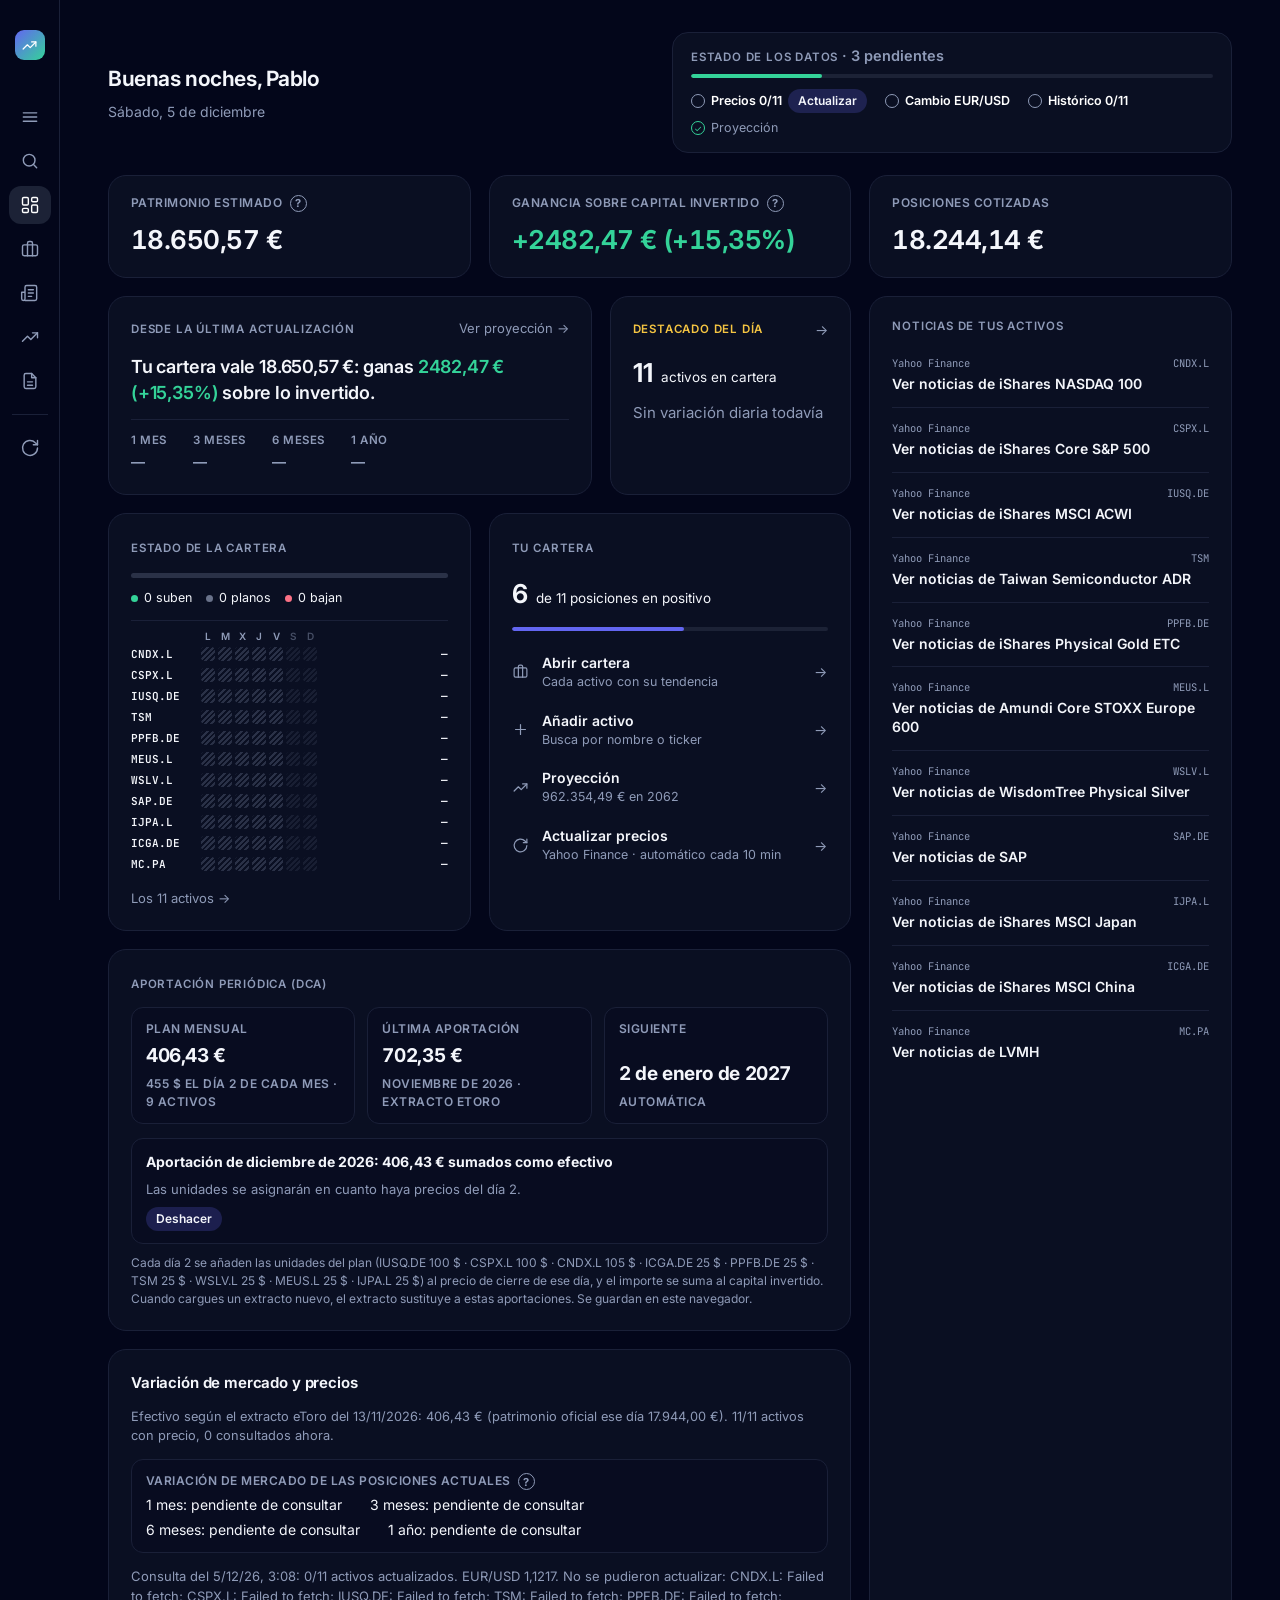
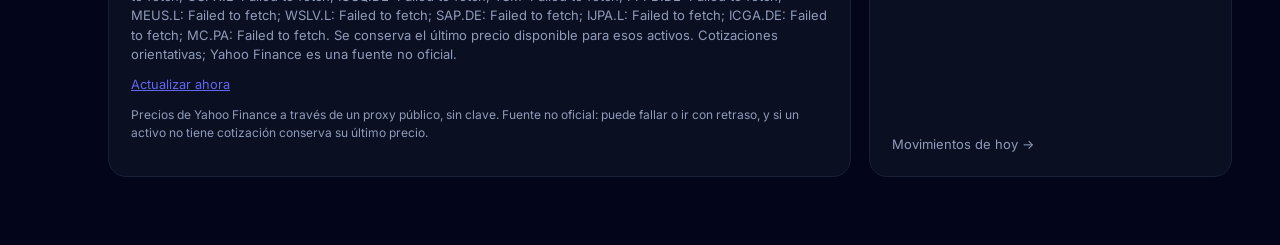
<file: index.html>
<!doctype html>
<html lang="es"><head><meta charset="utf-8"><meta name="viewport" content="width=device-width,initial-scale=1">
<title>Mi cartera — panel</title>
<script>try{if(localStorage.getItem('carteraTheme')==='light')document.documentElement.dataset.theme='light'}catch(e){}</script>
<style>
:root{color-scheme:light dark;--bg:#f6f7f9;--card:#fff;--tx:#14181f;--mu:#667085;--bd:#e3e6eb;--ac:#2563eb;--up:#16803c;--dn:#c62828;--warn:#9a6700;--c2:#d97706;--c3:#7c3aed;--c4:#0d9488}
@media(prefers-color-scheme:dark){:root{--bg:#0e1116;--card:#171b22;--tx:#eceff4;--mu:#97a0ae;--bd:#272d37;--ac:#6ea0ff;--up:#4cc77a;--dn:#ff7a7a;--warn:#f0c36d;--c2:#f0a43a;--c3:#b794f6;--c4:#2dd4bf}}
*{box-sizing:border-box}body{margin:0;background:var(--bg);color:var(--tx);font:15px/1.5 system-ui,-apple-system,"Segoe UI",sans-serif}main{max-width:1050px;margin:auto;padding:14px}h1{font-size:22px;margin:5px 0}h2{font-size:17px;margin:0 0 10px}.muted{color:var(--mu);font-size:13px}.card{background:var(--card);border:1px solid var(--bd);border-radius:14px;padding:14px;margin:12px 0}.grid{display:grid;grid-template-columns:repeat(2,minmax(0,1fr));gap:9px}.metric{background:var(--bg);padding:10px;border-radius:10px;min-width:0}.metric b{display:block;font-size:20px;overflow-wrap:anywhere}.top-summary{display:grid;grid-template-columns:repeat(4,minmax(0,1fr));gap:9px}.top-summary .metric{border:1px solid var(--bd)}.top-summary .metric b{font-size:clamp(17px,2.5vw,24px)}.chart-wrap{position:relative}.chart-tip{position:absolute;display:none;z-index:40;pointer-events:none;background:var(--tx);color:var(--card);border:1px solid var(--bd);border-radius:8px;padding:8px 10px;font-size:12px;line-height:1.45;box-shadow:0 4px 16px #0003;white-space:nowrap}.chart-point{cursor:crosshair}.deposit-bar{cursor:pointer;outline:none}.deposit-bar:focus{stroke:var(--tx);stroke-width:2}.connector{display:flex;gap:10px;align-items:center;flex-wrap:wrap}.connector-status{font-size:13px;color:var(--mu)}.donut-layout{display:grid;grid-template-columns:minmax(200px, .9fr) minmax(0,1.4fr);gap:14px;align-items:center}.donut-layout svg{max-width:360px;margin:auto}.asset-legend{display:grid;gap:7px}.asset-legend-row{display:grid;grid-template-columns:12px minmax(90px,1fr) auto;gap:8px;align-items:center;font-size:13px}.asset-dot{width:10px;height:10px;border-radius:50%}.mini-note{font-size:12px;color:var(--mu)}.warn{border-left:4px solid var(--warn);padding:9px 11px;background:var(--bg);border-radius:7px;margin:9px 0}.sc{overflow-x:auto}table{border-collapse:collapse;width:100%;font-size:13.5px}td,th{text-align:right;padding:8px 6px;border-bottom:1px solid var(--bd);white-space:nowrap}td:first-child,th:first-child{text-align:left}th{color:var(--mu)}input,select,button{font:inherit;border:1px solid var(--bd);border-radius:8px;padding:8px;background:var(--bg);color:var(--tx);max-width:100%}button{background:var(--ac);color:white;border:0;cursor:pointer}.form{display:grid;grid-template-columns:repeat(2,minmax(0,1fr));gap:10px}.form label{display:block;font-size:13px;color:var(--mu)}.form input,.form select{width:100%}svg{display:block;width:100%;height:auto}.up{color:var(--up)}.dn{color:var(--dn)}.help{display:inline-flex;align-items:center;justify-content:center;width:17px;height:17px;margin-left:4px;border:1px solid var(--mu);border-radius:50%;font-size:11px;font-weight:700;color:var(--mu);cursor:help;vertical-align:middle;position:relative}.help:focus{outline:2px solid var(--ac)}.help[aria-expanded="true"]::after{content:attr(data-tip);position:absolute;z-index:20;left:50%;top:calc(100% + 7px);transform:translateX(-50%);width:min(260px,75vw);white-space:normal;background:var(--tx);color:var(--card);padding:9px 10px;border-radius:8px;font-size:12px;font-weight:400;line-height:1.4;box-shadow:0 4px 16px #0003}.label-help{display:inline-flex;align-items:center}.legend{display:flex;flex-wrap:wrap;gap:12px;font-size:13px;margin:8px 0}.legend span{display:inline-flex;align-items:center;gap:6px}.legend i{display:inline-block;width:18px;height:3px;border-radius:2px}.help[aria-expanded="true"]::after{content:attr(data-tip);position:absolute;z-index:30;left:50%;top:calc(100% + 7px);transform:translateX(-50%);width:min(270px,75vw);white-space:normal;background:var(--tx);color:var(--card);padding:9px 10px;border-radius:8px;font-size:12px;font-weight:400;line-height:1.4;box-shadow:0 4px 16px #0003}@media(min-width:650px){.grid{grid-template-columns:repeat(4,minmax(0,1fr))}.form{grid-template-columns:repeat(3,minmax(0,1fr))}}@media(max-width:600px){.top-summary{grid-template-columns:repeat(2,minmax(0,1fr))}.donut-layout{grid-template-columns:1fr}.help{display:inline-flex}}
.metric{display:flex;flex-direction:column;gap:4px}.metric b{margin-top:auto}#projectionTable tr.club-tier{background:#fff3a6;color:#4a3b00;font-weight:700} 
.tier-cards{display:grid;grid-template-columns:repeat(auto-fit,minmax(155px,1fr));gap:12px;margin:14px 0 20px}
.tier-card{background:var(--card);border:1px solid var(--bd);border-radius:14px;padding:14px;position:relative}
.tier-card.reached{border-color:var(--up);box-shadow:inset 0 0 0 1px var(--up)}
.tier-card.pending{opacity:.78}
.tier-card .tier-title{font-weight:750;font-size:1rem;margin-bottom:7px}
.tier-card .tier-status{font-size:.8rem;color:var(--mu);margin-bottom:8px}
@media(hover:hover){.help:hover::after{content:attr(data-tip);position:absolute;z-index:30;left:50%;top:calc(100% + 7px);transform:translateX(-50%);width:min(270px,75vw);white-space:normal;background:var(--tx);color:var(--card);padding:9px 10px;border-radius:8px;font-size:12px;font-weight:400;line-height:1.4;box-shadow:0 4px 16px #0003}}
@media(hover:hover){.help.help-left:hover::after{left:auto;right:0;transform:none}}
.asset-legend-row{transition:background .12s,outline .12s;border-radius:8px;padding:5px 7px;cursor:pointer}
.asset-legend-row.active{background:rgba(250,204,21,.12);outline:1px solid rgba(250,204,21,.5)}
#allocationDonut path{cursor:pointer;transition:opacity .16s,filter .16s,stroke-width .16s;transform-box:fill-box;transform-origin:center}
#allocationDonut path.active{stroke:var(--card);stroke-width:3;filter:drop-shadow(0 0 5px rgba(255,255,255,.48));transform:scale(1.035)}
#allocationDonut:has(path.active) path:not(.active){opacity:.58}
/* ===== Restyle inspirado en moneyheap.ai/portfolio: paleta slate + índigo, Inter/JetBrains Mono, tarjetas redondeadas ===== */
:root{--bg:#f8fafc;--card:#fff;--tx:#0f172a;--mu:#64748b;--bd:#e2e8f0;--ac:#4f46e5;--up:#059669;--dn:#e11d48;--warn:#b45309;--c2:#f59e0b;--c3:#8b5cf6;--c4:#0d9488;--sh:0 1px 2px #0f172a0d,0 4px 14px #0f172a0a}
@media(prefers-color-scheme:dark){:root{--bg:#020617;--card:#0f172a;--tx:#f1f5f9;--mu:#94a3b8;--bd:#1e293b;--ac:#818cf8;--up:#34d399;--dn:#fb7185;--warn:#fbbf24;--c2:#fbbf24;--c3:#a78bfa;--c4:#2dd4bf;--sh:0 1px 2px #0006}}
body{font-family:Inter,system-ui,-apple-system,"Segoe UI",sans-serif;-webkit-font-smoothing:antialiased;font-size:14.5px}
main{max-width:1120px;padding:0 16px 40px}
.metric b,.top-summary .metric b,td,.tier-card,.chart-tip,.asset-legend-row>span:last-child{font-family:"JetBrains Mono",ui-monospace,Consolas,monospace;font-variant-numeric:tabular-nums}
.metric b{letter-spacing:-.02em}
.card{border-radius:16px;padding:20px;margin:16px 0;box-shadow:var(--sh);scroll-margin-top:72px}
.card>h2{font-size:15px;font-weight:650;letter-spacing:-.01em;margin-bottom:12px}
.metric{border-radius:12px;padding:12px 14px;border:1px solid var(--bd);background:var(--bg)}
.metric>.muted{font-size:12px;text-transform:uppercase;letter-spacing:.04em;font-weight:600}
th{font-size:11.5px;text-transform:uppercase;letter-spacing:.04em;font-weight:600}
tr:hover td{background:color-mix(in srgb,var(--ac) 5%,transparent)}
button{background:var(--ac);border-radius:10px;font-weight:600}
input,select{border-radius:10px;background:var(--card)}input:focus,select:focus{outline:2px solid var(--ac);outline-offset:1px}
.tier-card{border-radius:16px;box-shadow:var(--sh)}.tier-card.reached{border-color:var(--up);box-shadow:inset 0 0 0 1px var(--up),var(--sh)}
.warn{border-radius:10px;border-left-color:var(--warn)}
#projectionTable tr.club-tier{background:color-mix(in srgb,var(--c2) 22%,transparent);color:inherit}
.topbar{position:sticky;top:0;z-index:50;margin:0 -16px;padding:10px 16px;background:color-mix(in srgb,var(--bg) 82%,transparent);backdrop-filter:blur(12px);-webkit-backdrop-filter:blur(12px);border-bottom:1px solid var(--bd);display:flex;align-items:center;gap:18px;flex-wrap:wrap}
.brand{font-weight:750;font-size:17px;letter-spacing:-.02em;display:flex;align-items:center;gap:8px}.brand i{width:22px;height:22px;border-radius:7px;background:linear-gradient(135deg,var(--ac),var(--c3));display:inline-block}
.topbar nav{display:flex;gap:4px;overflow-x:auto;scrollbar-width:none;margin-left:auto}.topbar nav a{color:var(--mu);text-decoration:none;font-size:13px;font-weight:550;padding:6px 11px;border-radius:999px;white-space:nowrap}.topbar nav a:hover{color:var(--tx);background:var(--card)}.topbar nav a.on{color:var(--ac);background:color-mix(in srgb,var(--ac) 12%,transparent)}
.hero{padding:26px 0 6px}.hero h1{font-size:clamp(24px,4vw,34px);letter-spacing:-.03em;margin:0}.hero p{margin:6px 0 0;color:var(--mu)}
.card-head{display:flex;align-items:center;justify-content:space-between;gap:10px;flex-wrap:wrap;margin-bottom:12px}.card-head h2{margin:0}
.seg{display:inline-flex;background:var(--bg);border:1px solid var(--bd);border-radius:10px;padding:3px;gap:2px}.seg button{background:none;color:var(--mu);padding:5px 12px;border-radius:7px;font-size:12.5px}.seg button.on{background:var(--card);color:var(--tx);box-shadow:var(--sh)}
.hold-grid{display:grid;grid-template-columns:repeat(auto-fill,minmax(210px,1fr));gap:12px}
.hold{border:1px solid var(--bd);border-radius:14px;padding:14px;background:var(--bg);display:flex;flex-direction:column;gap:3px;transition:transform .15s,border-color .15s}.hold:hover{transform:translateY(-2px);border-color:var(--ac)}
.hold .tk{font-weight:700;font-size:15px}.hold .nm{font-size:12px;color:var(--mu);white-space:nowrap;overflow:hidden;text-overflow:ellipsis}.hold .val{font:700 19px "JetBrains Mono",monospace;margin-top:8px}.hold .row{display:flex;justify-content:space-between;font-size:12px;color:var(--mu)}.hold .row b{font-family:"JetBrains Mono",monospace;font-weight:600;color:var(--tx)}
.hold .bar{height:4px;border-radius:2px;background:var(--bd);margin-top:8px;overflow:hidden}.hold .bar i{display:block;height:100%;background:var(--ac)}
.pill{display:inline-block;font:600 12px "JetBrains Mono",monospace;padding:2px 8px;border-radius:999px}.pill.up{background:color-mix(in srgb,var(--up) 15%,transparent)}.pill.dn{background:color-mix(in srgb,var(--dn) 15%,transparent)}
/* ===== Ajuste fino según captura real de moneyheap.ai/portfolio: tema oscuro navy, barra lateral de iconos, tarjetas con degradado ===== */
:root{color-scheme:dark;--bg:#04061a;--card:#0b1024;--tx:#f1f5f9;--mu:#8b97b5;--bd:#1a2140;--ac:#6366f1;--up:#34d399;--dn:#fb7185;--warn:#fbbf24;--c2:#fbbf24;--c3:#a78bfa;--c4:#2dd4bf;--sh:none}
body{background:var(--bg)}
.card{border-radius:24px;padding:24px;background:var(--card);border-color:var(--bd)}
.metric{background:#080c20;border-radius:16px}
button,.seg button.on{background:var(--ac)}
.seg{background:#0b1024;border-radius:12px}.seg button{background:none}.seg button.on{background:#1a2140;color:#fff}
#calculateProjection{background:var(--ac)!important;border-radius:14px!important;box-shadow:0 8px 24px #6366f155}
.hero h1{font-size:clamp(26px,4vw,34px);font-weight:650}
.hold-grid{grid-template-columns:repeat(auto-fill,minmax(230px,1fr));gap:16px}
.hold{border:0;border-radius:24px;padding:22px 18px;text-align:center;align-items:center;gap:6px;color:#fff;background:linear-gradient(160deg,#134e3a,#0e2f2b);box-shadow:inset 0 0 0 1px #ffffff12}
.hold.dn{background:linear-gradient(160deg,#5b1d2c,#2a1020)}
.hold .tk{font-size:30px;font-weight:700;letter-spacing:-.02em}.hold .nm{color:#ffffffb3;max-width:100%;font-size:13.5px}
.hold .val{font-size:18px;margin-top:10px}.hold .row{width:100%;color:#ffffff99}.hold .row b{color:#fff}
.hold .bar{width:100%;background:#ffffff22}.hold .bar i{background:#fff}
.hold .pill.up,.hold .pill.dn{background:#ffffff1f;color:#fff}
.hold:hover{transform:translateY(-3px);border-color:transparent}
@media(min-width:900px){
 body{padding-left:96px}
 .topbar{position:fixed;left:0;top:0;bottom:0;width:96px;margin:0;padding:22px 8px;flex-direction:column;flex-wrap:nowrap;align-items:center;gap:22px;background:#04061a;border-bottom:0;border-right:1px solid var(--bd);backdrop-filter:none}
 .brand{font-size:0;gap:0}.brand i{width:40px;height:40px;border-radius:12px}
 .topbar nav{flex-direction:column;margin:0;overflow:visible;gap:6px;width:100%}
 .topbar nav a{text-align:center;border-radius:14px;padding:10px 4px;font-size:11.5px}
 .topbar nav a.on{background:#1a2140;color:#fff}
 main{max-width:1240px;padding-top:12px}
}

/* ===== Panel multi-vista (disposición inspirada en un panel de seguimiento de cartera) ===== */
:root{--bg:#03061a;--card:#0a0f22;--bd:#1a2038;--tx:#f4f6fb;--mu:#8f9bb8;--ac:#6366f1;--gold:#f5c542}
body{background:var(--bg);padding-left:0;font-size:14px}
main{max-width:1320px;margin:0;padding:24px 16px 96px}
.view[hidden]{display:none}
.card{border-radius:18px;padding:22px}
.view>.card{margin:18px 0}
.metric{border-radius:12px}
.ico{width:20px;height:20px;display:block;flex:none;fill:none;stroke:currentColor;stroke-width:1.7;stroke-linecap:round;stroke-linejoin:round}
.rail{position:fixed;z-index:60;left:0;right:0;bottom:0;height:56px;display:flex;align-items:center;justify-content:space-around;background:#03061a;border-top:1px solid var(--bd)}
.rail a,.rail button{display:grid;place-items:center;width:44px;height:40px;border-radius:12px;color:var(--mu);background:none;border:0;padding:0;cursor:pointer}
.rail a:hover,.rail button:hover{color:#fff}
.rail .on{background:#1c2236;color:#fff}
.rail hr,.rail .logo{display:none}
.mark{width:30px;height:30px;border-radius:9px;background:linear-gradient(135deg,#6366f1,#34d399);display:grid;place-items:center;color:#fff}.mark .ico{width:17px;height:17px}
@media(min-width:900px){body{padding-left:60px}main{padding:32px 48px 50px}
 .rail{top:0;right:auto;bottom:0;width:60px;height:auto;flex-direction:column;justify-content:flex-start;gap:6px;padding:26px 0 20px;border-top:0;border-right:1px solid var(--bd)}
 .rail a,.rail button{width:42px;height:38px}
 .rail .logo{display:grid;margin-bottom:28px}.rail hr{display:block;width:36px;border:0;border-top:1px solid var(--bd);margin:8px 0}}
.page-head{display:flex;justify-content:space-between;align-items:flex-start;gap:18px;flex-wrap:wrap;margin-bottom:22px}
.page-head h1{font-size:21px;font-weight:650;letter-spacing:-.02em;margin:0}
.page-head p{margin:6px 0 0;color:var(--mu);font-size:14px}
.lbl{font:500 10.5px "JetBrains Mono",ui-monospace,monospace;letter-spacing:.2em;text-transform:uppercase;color:var(--mu)}
.lbl.gold{color:var(--gold)}
.lbl-row{display:flex;justify-content:space-between;align-items:center;gap:10px;margin-bottom:16px;color:var(--mu);text-decoration:none}
.more{color:var(--mu);text-decoration:none;font-size:13px;display:inline-block;margin-top:14px}.more:hover,.lbl-row:hover{color:#fff}
.g{color:var(--up)}.r{color:var(--dn)}
.pbar{height:4px;border-radius:2px;background:#1c2236;overflow:hidden}.pbar i{display:block;height:100%;background:var(--up);border-radius:2px}.pbar.ac i{background:var(--ac)}
.chip{background:#23264a;color:#c7c9ff;border:0;border-radius:999px;padding:3px 10px;font-size:12px;font-weight:600;cursor:pointer}
.status{border:1px solid var(--bd);background:var(--card);border-radius:16px;padding:14px 18px;flex:0 1 480px;min-width:0}
.status .pbar{margin:10px 0 11px}
.steps{display:flex;gap:6px 18px;flex-wrap:wrap;font-size:12.5px;color:var(--mu)}
.steps span{display:inline-flex;align-items:center;gap:6px}.steps .todo{color:#fff;font-weight:600}
.dot{width:14px;height:14px;border-radius:50%;border:1.4px solid var(--mu);display:inline-grid;place-items:center;font-size:9px;font-style:normal}
.done .dot{border-color:var(--up);color:var(--up)}
.dash{display:grid;gap:18px;margin-bottom:18px}
.dash .card{margin:0;padding:22px;min-width:0}
.dash-left{display:grid;gap:18px;align-content:start;min-width:0}
.dash-r1,.dash-r2{display:grid;gap:18px}
@media(min-width:640px){.dash-r1{grid-template-columns:2fr 1fr}.dash-r2{grid-template-columns:1fr 1fr}}
@media(min-width:1000px){.dash{grid-template-columns:2.05fr 1fr}}
.brief{font-size:18px;font-weight:600;line-height:1.4;margin:0;letter-spacing:-.01em}
.bign{font-size:13.5px;line-height:1.3}.bign b{font-size:26px;font-weight:650;margin-right:8px}
.moodbar{display:flex;height:5px;border-radius:3px;overflow:hidden;background:#3a4258;margin:16px 0 11px}.moodbar i{display:block}
.moodleg{display:flex;gap:4px 14px;flex-wrap:wrap;font-size:12.5px;padding-bottom:12px;border-bottom:1px solid var(--bd);margin-bottom:9px}
.moodleg span::before{content:"";display:inline-block;width:7px;height:7px;border-radius:50%;margin-right:6px;background:var(--c)}
.moodrow{display:grid;grid-template-columns:62px 1fr auto;align-items:center;gap:8px;padding:3.5px 0;font:600 11px "JetBrains Mono",ui-monospace,monospace;color:inherit;text-decoration:none}
.moodrow:hover span:first-child{text-decoration:underline}
.sq{display:flex;gap:3px}.sq i{width:14px;height:14px;border-radius:4px;background:#2a3147}
.sq i.g{background:#3f9d6f}.sq i.r{background:#c8455c}.sq i.x{background:repeating-linear-gradient(135deg,#2a3147 0 2px,transparent 2px 4px)}
.news a{display:block;padding:13px 0;border-bottom:1px solid var(--bd);color:inherit;text-decoration:none}
.news a:last-child{border-bottom:0}
.news .meta{display:flex;justify-content:space-between;gap:10px;font:400 10.5px "JetBrains Mono",ui-monospace,monospace;color:var(--mu);margin-bottom:5px}
.news .ti{font-size:14px;font-weight:600;line-height:1.35}
.news a:hover .ti{text-decoration:underline}
.prow{display:grid;grid-template-columns:18px minmax(0,1fr) 14px;gap:12px;align-items:center;padding:9px 0;color:inherit;text-decoration:none;background:none;border:0;border-radius:0;width:100%;text-align:left;cursor:pointer;font:inherit}
.prow b{display:block;font-size:14px;font-weight:600}.prow small{display:block;color:var(--mu);font-size:12.5px;white-space:nowrap;overflow:hidden;text-overflow:ellipsis}.prow .ico{width:17px;height:17px;color:var(--mu)}.prow>span:last-child{color:var(--mu)}
#s-posiciones{background:none;border:0;padding:0;box-shadow:none;margin-top:0}
#s-posiciones>.muted{margin-top:18px}
#holdingsTableWrap{background:var(--card);border:1px solid var(--bd);border-radius:18px;padding:8px 16px}
.hold-grid{grid-template-columns:repeat(auto-fill,minmax(196px,1fr));gap:16px}
.tile{position:relative;aspect-ratio:1/1;border-radius:20px;padding:26px 14px 14px;display:flex;flex-direction:column;align-items:center;justify-content:center;gap:4px;text-align:center;color:#fff;text-decoration:none;background:linear-gradient(160deg,#3d7f63,#1d4a3c 60%,#173b33);box-shadow:inset 0 0 0 1px #ffffff14;transition:transform .15s;min-width:0}
.tile:hover{transform:translateY(-2px)}
.tile.down{background:linear-gradient(160deg,#8a3a4b,#4f1f2d 60%,#3a1722)}
.tile.neutral{background:linear-gradient(160deg,#465069,#262d42 60%,#1d2336)}
.tile .tag{position:absolute;top:14px;right:14px;font:700 9px Inter,sans-serif;letter-spacing:.02em;padding:3px 8px;border-radius:999px;background:#ffffff1f;box-shadow:inset 0 0 0 1px #ffffff40}
.tile .tk{font-size:27px;font-weight:650;letter-spacing:-.02em;margin-top:8px}
.tile .nm{font-size:13px;color:#ffffffc7;font-weight:500;max-width:100%;display:-webkit-box;-webkit-line-clamp:2;-webkit-box-orient:vertical;overflow:hidden}
.spark{width:104px;height:25px;margin:4px 0;display:block}
.tile .tv{font:600 12px "JetBrains Mono",ui-monospace,monospace}
.tile .foot{font:600 9.5px "JetBrains Mono",ui-monospace,monospace;letter-spacing:.12em;color:#ffffffd0;margin-top:2px}
.tabs{display:flex;gap:24px;border-bottom:1px solid var(--bd);margin:0 0 26px;overflow-x:auto}
.tabs button{background:none;border:0;border-bottom:2px solid transparent;border-radius:0;padding:0 0 11px;color:var(--mu);font-size:14.5px;font-weight:500;white-space:nowrap;cursor:pointer}
.tabs button.on{color:#fff;font-weight:650;border-bottom-color:#fff}.tabs small{margin-left:6px;opacity:.7;font-size:13px}
.stand{display:grid;gap:26px;padding:28px}
.stand>div{min-width:0}
@media(min-width:900px){.stand{grid-template-columns:.75fr 1fr}.stand>div+div{border-left:1px solid var(--bd);padding-left:26px}}
.tkx{font-size:clamp(40px,5.4vw,60px);font-weight:600;letter-spacing:-.03em;line-height:1;overflow-wrap:anywhere}
.pcx{font-size:clamp(28px,3.4vw,36px);font-weight:500;line-height:1.2}
.btn-w{display:inline-flex;align-items:center;gap:8px;background:#fff;color:#0b1020;border-radius:10px;padding:10px 16px;font-weight:600;font-size:14px;text-decoration:none;margin-top:16px}
.why{font-size:15px;line-height:1.6;margin:10px 0 16px}
.facts{border-top:1px solid var(--bd);padding-top:12px;color:var(--mu);font-size:12.5px;line-height:1.9}.facts b{color:#fff}
.sec-lbl{margin:30px 0 16px}
.back{color:var(--mu);text-decoration:none;font-size:13px;display:inline-block;margin-bottom:18px}.back:hover{color:#fff}
.ahead{display:flex;align-items:flex-end;gap:12px 20px;flex-wrap:wrap;margin-bottom:6px}
.tagp{display:inline-block;font:700 9.5px Inter,sans-serif;padding:3px 8px;border-radius:999px;border:1px solid currentColor}
.mgrid{display:grid;grid-template-columns:repeat(auto-fill,minmax(150px,1fr));gap:10px;margin-top:14px}
#searchOverlay{position:fixed;inset:0;z-index:100;background:#02040fcc;backdrop-filter:blur(6px);display:grid;place-items:start center;padding:12vh 16px 0}
#searchOverlay[hidden]{display:none}
.sbox{width:min(520px,100%);background:var(--card);border:1px solid var(--bd);border-radius:16px;overflow:hidden}
.sbox input{width:100%;border:0;border-bottom:1px solid var(--bd);border-radius:0;padding:15px 18px;font-size:15px;background:none}
.sbox input:focus{outline:none}
.sres{max-height:50vh;overflow:auto;padding:6px}
.sres a{display:flex;justify-content:space-between;gap:12px;padding:9px 12px;border-radius:10px;color:inherit;text-decoration:none}.sres a:hover,.sres a.sel{background:#1c2236}.sres small{color:var(--mu)}
@media(max-width:640px){.hold-grid{grid-template-columns:repeat(2,minmax(0,1fr));gap:12px}.tile{padding:34px 8px 10px;border-radius:16px}.tile .tk{font-size:20px}.tile .nm{font-size:12px}.tile .tv{font-size:10.5px}.tile .foot{font-size:8.5px;letter-spacing:.06em}.tile .tag{top:10px;right:10px}.tdel{top:6px;left:6px;width:26px;height:26px}.spark{width:84px;height:20px}}
#s-posiciones .card-head .seg{margin-left:auto}
.btn-w{border:0;cursor:pointer}
.tile.add{background:none;border:1.5px dashed #2a3147;box-shadow:none;color:var(--mu);cursor:pointer;font:inherit;gap:8px}
.tile.add:hover{color:#fff;border-color:#465069}
.tile.add .plus{width:44px;height:44px;border-radius:12px;background:#1c2236;display:grid;place-items:center;font-size:24px;color:#fff}
.tile.add small{font-size:12px}
.tdel{position:absolute;top:10px;left:10px;width:30px;height:30px;border-radius:50%;background:#ffffff1a;border:0;padding:0;display:grid;place-items:center;color:#fff;cursor:pointer}.tdel:hover{background:#ffffff33}.tdel .ico{width:15px;height:15px}
.srow{display:flex;justify-content:space-between;gap:12px;width:100%;padding:9px 12px;border-radius:10px;background:none;border:0;color:inherit;font:inherit;font-weight:400;text-align:left;cursor:pointer}.srow:hover{background:#1c2236}
.sres a span,.srow span{min-width:0;overflow:hidden;text-overflow:ellipsis;white-space:nowrap}.sres small{white-space:nowrap}
.addf{padding:20px;display:grid;gap:14px}.addf label{font-size:13px;color:var(--mu);display:grid;gap:5px}
.addf input{border:1px solid var(--bd);border-radius:10px;padding:10px 12px;font-size:15px;background:#080c20;width:100%}
.addf input:focus{outline:2px solid var(--ac)}
.addf .row{display:flex;gap:10px;justify-content:flex-end}
.addf .ghost{background:none;border:1px solid var(--bd);color:var(--tx)}
/* ===== Paleta de búsqueda ===== */
.sbox{width:min(600px,100%);border-radius:20px}
.phead{display:flex;align-items:center;gap:12px;padding:6px 16px;border-bottom:1px solid var(--bd)}.phead[hidden]{display:none}
.phead .ico{color:var(--mu)}
.sbox .phead input{border:0;padding:12px 0;flex:1;min-width:0;font-size:16px}
.pesc{background:none;border:1px solid var(--bd);color:var(--mu);border-radius:7px;padding:2px 8px;font:600 11px "JetBrains Mono",ui-monospace,monospace;cursor:pointer}
.sres{padding:8px;max-height:min(60vh,560px)}
.psec{padding:12px 12px 6px}
.pitem{display:flex;align-items:center;gap:12px;width:100%;padding:10px 12px;border-radius:12px;background:none;border:0;color:var(--tx);font:inherit;font-weight:400;font-size:15px;text-align:left;cursor:pointer}
.pitem .ico{width:18px;height:18px;color:var(--mu)}
.pitem .ptk{font:700 12px "JetBrains Mono",ui-monospace,monospace;min-width:66px}
.pitem .plab{flex:1;min-width:0;overflow:hidden;text-overflow:ellipsis;white-space:nowrap}
.pitem small{color:var(--mu);font-size:12.5px;white-space:nowrap}
.pitem .pent{color:var(--mu);visibility:hidden}
.pitem.sel,.pitem:hover{background:var(--soft)}.pitem.sel .pent{visibility:visible}
/* ===== Cabeceras ordenables ===== */
.thb{background:none;border:0;border-radius:0;padding:0;color:inherit;font:inherit;text-transform:inherit;letter-spacing:inherit;cursor:pointer;display:inline-flex;gap:5px;align-items:center}
.thb span{opacity:.55;font-size:9px}.thb:hover,th[aria-sort="ascending"] .thb,th[aria-sort="descending"] .thb{color:var(--tx)}
th[aria-sort="ascending"] .thb span,th[aria-sort="descending"] .thb span{opacity:1}
/* ===== Tema claro / oscuro ===== */
:root{--soft:#1c2236;--soft2:#2a3147;--inset:#080c20;--hi:#fff;--veil:#02040fcc}
:root[data-theme="light"]{color-scheme:light;--bg:#f5f6fa;--card:#fff;--bd:#e1e5ee;--tx:#0f172a;--mu:#5b6783;--ac:#4f46e5;--up:#059669;--dn:#e11d48;--warn:#b45309;--c2:#d97706;--c3:#7c3aed;--c4:#0d9488;--gold:#a16207;--soft:#e8ebf3;--soft2:#d5dae6;--inset:#f3f5fa;--hi:#0f172a;--veil:#0f172a59;--sh:0 1px 2px #0f172a0d}
.rail{background:var(--bg)}
.rail a:hover,.rail button:hover,.rail .on,.more:hover,.lbl-row:hover,.steps .todo,.tabs button.on,.facts b,.back:hover,.tile.add:hover,.tile.add .plus,.seg button.on{color:var(--hi)}
.rail .on,.pbar,.tile.add .plus,.seg button.on{background:var(--soft)}
.tabs button.on{border-bottom-color:var(--hi)}
.tile.add{border-color:var(--soft2)}
.sq i{background:var(--soft2)}.sq i.g{background:#3f9d6f}.sq i.r{background:#c8455c}.sq i.x{background:repeating-linear-gradient(135deg,var(--soft2) 0 2px,transparent 2px 4px)}
.moodbar{background:var(--soft2)}
.metric,.addf input{background:var(--inset)}
.seg{background:var(--card)}
.btn-w{background:var(--hi);color:var(--bg)}
.chip{background:color-mix(in srgb,var(--ac) 22%,transparent);color:var(--tx)}
#searchOverlay{background:var(--veil)}
/* ===== Diálogo «Añadir activo» ===== */
#addOverlay{position:fixed;inset:0;z-index:100;background:var(--veil);backdrop-filter:blur(6px);display:grid;place-items:start center;padding:8vh 16px 16px;overflow:auto}
#addOverlay[hidden]{display:none}
.adlg{width:min(680px,100%);background:var(--card);border:1px solid var(--bd);border-radius:22px;padding:22px}
.adhead{display:flex;align-items:center;gap:14px;margin-bottom:16px}.adhead h2{margin:0;font-size:21px;flex:1}
.adx{background:none;border:0;color:var(--mu);font-size:18px;padding:4px 8px;cursor:pointer}.adx:hover{color:var(--hi)}
.adsearch{display:flex;align-items:center;gap:12px;border:1.5px solid var(--ac);border-radius:14px;padding:4px 16px;background:var(--inset)}
.adsearch .ico{color:var(--ac)}.adsearch input{flex:1;min-width:0;border:0;background:none;padding:12px 0;font-size:17px}.adsearch input:focus{outline:none}
.adhint{font-size:13px;margin:10px 4px 14px}.adhint b{color:var(--tx)}
.adsub{color:var(--mu);font-size:14.5px;margin:0 6px 10px}
.arow{display:grid;grid-template-columns:auto minmax(0,1fr) auto;gap:14px;align-items:center;border:1px solid var(--bd);border-radius:14px;padding:12px 14px;margin-bottom:10px}
.achip{font:700 11.5px "JetBrains Mono",ui-monospace,monospace;border:1px solid var(--bd);background:var(--inset);border-radius:8px;padding:5px 9px;min-width:68px;text-align:center}
.arow b{font-size:14.5px}.arow b a{color:var(--mu);margin-left:7px;text-decoration:none;font-weight:400}.arow b a:hover{color:var(--hi)}
.arow p{margin:2px 0 0;color:var(--mu);font-size:13px;white-space:nowrap;overflow:hidden;text-overflow:ellipsis}
.aplus{width:34px;height:34px;border-radius:50%;background:var(--soft);border:0;color:var(--hi);font-size:20px;line-height:1;padding:0;cursor:pointer;display:grid;place-items:center}.aplus:hover{background:var(--ac);color:#fff}
.aown{font-size:12px;color:var(--mu);white-space:nowrap}
/* ===== Página del activo: lectura de tendencia ===== */
.since{display:flex;gap:6px 12px;align-items:center;flex-wrap:wrap;border:1px solid var(--bd);background:var(--card);border-radius:12px;padding:10px 14px;margin:16px 0 4px;font-size:13.5px}
.h3{font-size:15.5px;font-weight:650;margin:24px 0 4px}
.igrid{display:grid;gap:14px;margin-top:14px}@media(min-width:900px){.igrid{grid-template-columns:repeat(3,minmax(0,1fr))}}
.icard{border:1px solid var(--bd);background:var(--card);border-radius:16px;padding:16px;min-width:0}
.ihead{display:flex;justify-content:space-between;align-items:center;gap:8px;margin-bottom:14px}
.iscore{display:flex;align-items:flex-end;gap:14px}
.iscore b{font:700 17px "JetBrains Mono",ui-monospace,monospace}
.gauge{position:relative;height:6px;border-radius:3px;margin:10px 0 5px;background:linear-gradient(90deg,var(--dn),var(--soft2) 40%,var(--soft2) 60%,var(--up))}
.gauge i{position:absolute;top:-3px;width:4px;height:12px;border-radius:2px;background:var(--hi);transform:translateX(-50%)}
.gl{display:flex;justify-content:space-between;font:500 8.5px "JetBrains Mono",ui-monospace,monospace;letter-spacing:.08em;color:var(--mu)}
.ring{width:46px;height:46px;margin:0 auto 3px}
.icard ul{margin:16px 0 0;padding-left:16px;font-size:13px;line-height:1.5;display:grid;gap:8px}
.sumgrid{display:grid;gap:14px 24px;margin:22px 0 4px;grid-template-columns:repeat(auto-fit,minmax(230px,1fr))}
.sumgrid b{display:block;font-size:14px}.sumgrid div>span{font-size:12.5px;color:var(--mu)}
.ileg{display:flex;gap:6px 20px;flex-wrap:wrap;font-size:12.5px;margin:10px 0 8px;align-items:center}.ileg i{display:inline-block;width:14px;height:3px;border-radius:2px;margin-right:7px;vertical-align:middle}
.ngrid{display:grid;gap:12px;grid-template-columns:repeat(auto-fit,minmax(260px,1fr));margin-top:12px}
.ncard{border:1px solid var(--bd);background:var(--card);border-radius:14px;padding:14px;color:inherit;text-decoration:none;display:block}.ncard:hover b{text-decoration:underline}
.ncard .meta{display:flex;justify-content:space-between;gap:10px;font-size:11.5px;color:var(--mu);margin-bottom:6px}.ncard b{font-size:14px;line-height:1.35}
.disc{text-align:center;color:var(--mu);font-size:12px;max-width:640px;margin:30px auto 0}
/* ===== Panel ordenado: cifras clave bajo el saludo ===== */
#kpiTop .grid{grid-template-columns:repeat(3,minmax(0,1fr));gap:18px;margin-bottom:18px}
#kpiTop .metric{background:var(--card);border-radius:18px;padding:18px 22px;gap:8px}
#kpiTop .metric b{font-family:Inter,system-ui,-apple-system,"Segoe UI",sans-serif;font-variant-numeric:tabular-nums;font-size:clamp(19px,2.2vw,26px);font-weight:650}
@media(max-width:640px){#kpiTop .grid{grid-template-columns:1fr;gap:12px}}
.page-head{align-items:center}
.status{flex:0 1 560px}
#s-hoy{margin-top:18px}
/* ===== Noticias: ocupan toda la altura restante de la columna ===== */
.dash-left #s-hoy{margin:0}
@media(min-width:1000px){.newscard{position:relative;padding:0}.newscard .ninner{position:absolute;inset:0;padding:22px;display:flex;flex-direction:column}.newscard .news{flex:1;min-height:0;overflow:auto}}
@media(max-width:999px){.newscard .news{max-height:none}}
.moodhead{padding:0 0 2px}.sq .wd{width:14px;text-align:center;font:600 10px Inter,system-ui,sans-serif;color:var(--mu)}
/* ===== Menú lateral desplegable ===== */
.rail .rl{display:none}.rail .railtog{display:none}
@media(min-width:900px){
 .rail{transition:width .18s ease;overflow:hidden}
 .rail .railtog{display:grid}
 .rail.open{width:224px;align-items:stretch;padding-left:10px;padding-right:10px;box-shadow:12px 0 32px #00000066}
 .rail.open a,.rail.open button{width:100%;height:42px;display:flex;align-items:center;gap:12px;padding:0 12px;border-radius:12px;text-align:left;font:500 14px Inter,system-ui,sans-serif;text-decoration:none}
 .rail.open .logo .rl{color:var(--tx)}
 .rail.open .rl{display:inline;white-space:nowrap}
 .rail.open .logo{margin-bottom:22px;padding:0 4px}.rail.open .mark{flex:none}
 .rail.open hr{width:100%}
}
.sq .wd.off,.sq i.off{opacity:.45}
/* ===== Resumen: variación por periodo ===== */
.briefrow{display:flex;flex-wrap:wrap;gap:10px 26px;margin-top:14px;padding-top:12px;border-top:1px solid var(--bd)}
.briefrow span{display:flex;flex-direction:column;gap:2px}.briefrow small{font-size:11.5px;color:var(--mu);text-transform:uppercase;letter-spacing:.05em;font-weight:600}.briefrow b{font-size:14px;font-variant-numeric:tabular-nums}
/* ===== Aportación periódica ===== */
.dcagrid{display:grid;gap:12px;grid-template-columns:repeat(auto-fit,minmax(170px,1fr));margin:14px 0}
.dcagrid .metric b{font-family:Inter,system-ui,sans-serif;font-variant-numeric:tabular-nums;font-size:19px}.dcagrid .metric small{font-size:12px}
.dcaok,.dcapend{display:flex;flex-wrap:wrap;align-items:center;gap:8px 18px;border-radius:12px;padding:12px 14px;font-size:14px}
.dcaok{background:color-mix(in srgb,var(--up) 12%,transparent);border:1px solid color-mix(in srgb,var(--up) 40%,transparent)}
.dcapend{background:var(--inset);border:1px solid var(--bd);flex-direction:column;align-items:flex-start}
.dcaform{display:flex;align-items:flex-end;gap:10px;flex-wrap:wrap}.dcaform label{display:grid;gap:4px;font-size:12.5px;color:var(--mu)}.dcaform input{width:140px;border:1px solid var(--bd);border-radius:10px;padding:8px 10px;background:var(--card)}
.dlegs{width:100%;font-size:13px}.dlegs summary{cursor:pointer;color:var(--mu)}.dleg-grid{display:grid;grid-template-columns:repeat(auto-fill,minmax(250px,1fr));gap:4px 16px;margin-top:8px}.dleg-grid small{color:var(--mu)}
.dcarow{display:grid;grid-template-columns:1fr auto auto auto;gap:12px;align-items:center;padding:6px 0;border-top:1px solid var(--bd);font-size:13.5px}
.hpick{display:flex;flex-wrap:wrap;align-items:baseline;gap:4px 12px;margin-top:8px;font-size:13.5px}.hpick b{font-size:18px;font-variant-numeric:tabular-nums}
.hchart{cursor:crosshair}
.legend i.dotl{background:none;height:0;width:20px;border-top:3px dotted var(--c2);border-radius:0}
/* ===== Historial de precios ===== */
.hseg{flex-wrap:wrap}.hseg button{padding:4px 9px;font-size:12px}
.hsum{display:flex;justify-content:space-between;flex-wrap:wrap;gap:4px 16px;font-size:13.5px;margin-top:6px}.hsum b{font-size:16px}
.hpt:hover{fill:#ffffff22}
/* ===== Legibilidad: etiquetas y pestaña Proyección con la misma fuente que el resto ===== */
.lbl{font-family:Inter,system-ui,-apple-system,"Segoe UI",sans-serif;font-size:11.5px;font-weight:600;letter-spacing:.07em}
#v-proyeccion .metric b,#v-proyeccion td,#v-proyeccion .tier-card,#v-proyeccion .chart-tip{font-family:Inter,system-ui,-apple-system,"Segoe UI",sans-serif;font-variant-numeric:tabular-nums}
</style>
<link rel="preconnect" href="https://fonts.googleapis.com"><link rel="stylesheet" href="https://fonts.googleapis.com/css2?family=Inter:wght@400;500;600;700&family=JetBrains+Mono:wght@400;600;700&display=swap">
</head><body>
<aside class="rail" aria-label="Navegación"></aside>
<main>

<section class="view" id="v-dashboard">
 <div class="page-head"><div><h1 id="greet"></h1><p class="js-today"></p></div><div class="status" id="status"></div></div>
 <div id="kpiTop"></div>
 <div class="dash">
  <div class="dash-left">
   <div class="dash-r1">
    <div class="card"><div class="lbl-row"><span class="lbl">Desde la última actualización</span><a class="more" style="margin:0" href="#/proyeccion">Ver proyección →</a></div><p class="brief" id="brief"></p><div class="briefrow" id="briefRow"></div></div>
    <div class="card"><a class="lbl-row" href="#/daily"><span class="lbl gold">Destacado del día</span><span>→</span></a><div id="standMini"></div></div>
   </div>
   <div class="dash-r2">
    <div class="card"><span class="lbl">Estado de la cartera</span><div id="mood"></div><a class="more" href="#/portfolio" id="moodMore"></a></div>
    <div class="card"><span class="lbl">Tu cartera</span><div id="portCard" style="margin-top:20px"></div></div>
   </div>
   <div class="card" id="dcaCard"></div>
   <div class="card" id="s-hoy"><h2>Variación de mercado y precios</h2><div class="grid" id="liveKpis"></div><div class="muted" id="liveNote" style="font-size:.8rem;margin:8px 0 14px"></div>
<div class="grid" id="priceKpis" style="grid-template-columns:1fr"></div>
<div class="connector" style="margin-top:14px;font-size:.8rem"><span class="connector-status" id="priceStatus">Consultando precios…</span> <button id="refreshPrices" type="button" style="background:none;border:0;padding:0;color:var(--ac);text-decoration:underline;cursor:pointer;font:inherit">Actualizar ahora</button></div>
<p class="mini-note">Precios de Yahoo Finance a través de un proxy público, sin clave. Fuente no oficial: puede fallar o ir con retraso, y si un activo no tiene cotización conserva su último precio.</p></div>


  </div>
  <div class="card newscard"><div class="ninner"><span class="lbl">Noticias de tus activos</span><div class="news" id="newsList" style="margin-top:10px"></div><a class="more" href="#/daily">Movimientos de hoy →</a></div></div>
 </div>
</section>

<section class="view" id="v-portfolio" hidden>
 <div class="page-head"><div><h1>Cartera</h1><p>Tus posiciones y su tendencia reciente.</p></div></div>
 <div class="card" id="s-posiciones"><div class="card-head"><span class="muted" id="assetCount" style="font-size:16px"></span><div class="seg" role="group" aria-label="Vista de posiciones"><button type="button" id="viewGrid">Tarjetas</button><button type="button" id="viewList">Lista</button></div><button type="button" class="btn-w" style="margin:0" data-act="add">+ Añadir activo</button></div><div id="holdingsGrid" class="hold-grid"></div><div class="sc" id="holdingsTableWrap"><table id="holdings"></table></div>
<div class="muted">Conciliación con el extracto eToro (Account Activity, hasta 13/11/2026): las unidades netas se calculan sumando las operaciones “Open Position” que siguen abiertas y excluyendo las que tienen un “Position closed” con el mismo ID. El coste de apertura suma el importe de esas mismas posiciones abiertas en USD. Total coste de apertura reconciliado: se muestra convertido a euros con el tipo de cambio online. El valor de mercado se actualiza por separado al consultar cotizaciones; la rentabilidad por activo será estimada porque el extracto registra el importe de apertura en USD y los precios de mercado pueden tener retraso.</div></div>


 <div class="card" id="s-reparto"><h2>Distribución de las posiciones</h2><div class="muted">Gráfico circular por valor de mercado estimado. Se completa después de actualizar precios; las posiciones sin precio disponible se excluyen.</div><div class="muted" id="allocNote" style="margin-top:4px"></div><div class="donut-layout"><svg id="allocationDonut" viewBox="0 0 360 300" role="img" aria-label="Distribución circular de posiciones por valor actual"></svg><div id="allocationLegend" class="asset-legend"><span class="muted">Actualiza los precios para ver el reparto.</span></div></div></div>


</section>

<section class="view" id="v-daily" hidden>
 <div class="page-head"><div><h1>Edición diaria</h1><p class="js-today"></p></div></div>
 <div class="tabs" id="dailyTabs"></div>
 <div id="dailyBody"></div>
</section>

<section class="view" id="v-asset" hidden><div id="assetBody"></div></section>

<section class="view" id="v-proyeccion" hidden>
 <div class="page-head"><div><h1>Proyección</h1><p>Escenario a largo plazo con tus aportaciones.</p></div></div>
 <div class="card" id="s-proyeccion"><h2>Proyección de cartera hasta 2062</h2><div class="form">
<div><label>Patrimonio actual (€)</label><input id="start" type="number" value="17944.00" step="100"></div><div><label>Capital neto invertido estimado (€)</label><input id="investedStart" type="number" value="15761.67" step="100"></div>
<div><label>Aportación mensual futura (€)</label><input id="pm" type="number" value="406.43" step="5" oninput="pmEdited=true"></div>
<div style="grid-column:1/-1" class="muted" id="planNote"></div>
<div><label>Subida anual de la aportación (%)</label><input id="stepup" type="number" value="0" step="0.5"></div>
<div><label>Rentabilidad total anual (%)</label><input id="ret" type="number" value="7" step=".5"></div>
<div><label>Inflación anual (%)</label><input id="infl" type="number" value="2.5" step=".1"></div>
<div><label>Dividendo anual estimado (%) · automático</label><input id="div" type="number" value="1.5" step=".1"></div><div><label>Años de proyección</label><input id="years" type="number" value="36" min="1" max="100" step="1"></div>
<div><label>Tratamiento de dividendos</label><select id="drip"><option value="yes">Reinvertirlos (DRIP)</option><option value="no">Cobrarlos y acumular efectivo</option></select></div>
<div><label>Tipo del último tramo del ahorro, más de 300.000 € (%)</label><input id="taxtop" type="number" value="30" step="1" min="0" max="60"></div>

</div><div style="margin:12px 0 18px"><button id="calculateProjection" type="button" style="padding:10px 18px;border:0;border-radius:10px;background:var(--ac);color:white;font-weight:700;cursor:pointer">Calcular proyección</button></div><div class="warn">Escenario ilustrativo, no predicción. La rentabilidad total anual ya incluye dividendos. Con DRIP, la rentabilidad total incluye los dividendos reinvertidos. Sin DRIP, se resta el rendimiento por dividendo al crecimiento del capital y se acumula el efectivo cobrado por separado. La aportación mensual futura se introduce directamente en euros y puede subir anualmente.</div>
<div class="grid" id="projectionKpis"></div><h3 style="margin-top:22px">Hitos del Club eToro</h3><p class="mini-note">Cada tarjeta indica el mes/año estimado y el patrimonio al alcanzar el nivel.</p><div id="clubTierCards" class="tier-cards" aria-live="polite"></div><div class="legend" id="projectionLegend"><span><i style="background:var(--ac)"></i>Cartera estimada</span><span><i style="background:var(--mu)"></i>Dinero invertido</span><span><i style="background:var(--c4)"></i>Cartera en poder adquisitivo de hoy</span></div><svg id="projection" viewBox="0 0 700 300"></svg><div class="sc"><table id="projectionTable"></table></div><p class="muted" id="taxNote"></p>
</div>


 <div class="card" id="s-compuesto"><h2>Aportaciones vs. rendimiento compuesto</h2><div class="grid" id="compoundKpis"></div><div class="legend"><span><i style="background:var(--mu)"></i>Dinero aportado <span class="help" tabindex="0" role="button" aria-expanded="false" data-tip="Suma de lo que has puesto tú: el capital invertido de partida más todas las aportaciones mensuales hasta ese año." aria-label="Suma de lo que has puesto tú: el capital invertido de partida más todas las aportaciones mensuales hasta ese año.">?</span></span><span><i style="background:var(--ac)"></i>Rendimiento acumulado (interés compuesto) <span class="help" tabindex="0" role="button" aria-expanded="false" data-tip="Ganancia generada por la cartera: el interés compuesto, es decir, rendimientos que a su vez generan nuevos rendimientos. Es la cartera menos el dinero aportado." aria-label="Ganancia generada por la cartera: el interés compuesto, es decir, rendimientos que a su vez generan nuevos rendimientos. Es la cartera menos el dinero aportado.">?</span></span><span><i class="dotl"></i>Año en que el rendimiento acumulado supera lo aportado</span></div><svg id="compound" viewBox="0 0 700 220" role="img" aria-label="Dinero aportado y rendimiento acumulado por año"></svg></div>


</section>

<section class="view" id="v-extracto" hidden>
 <div class="page-head"><div><h1>Extracto eToro</h1><p>Movimientos, flujos mensuales y resultado.</p></div></div>
 <div class="card" id="s-flujos"><h2>Ingresos, transferencias y compras por mes según el extracto</h2><div class="muted">Tres series separadas, convertidas a euros con el tipo de cambio online. Los depósitos son entradas etiquetadas como “Deposit”; las transferencias son movimientos internos/cambios de divisa; las compras son operaciones “Open Position”. No sumes las tres series como si fueran aportaciones nuevas: una transferencia puede financiar una compra.</div><div class="legend"><span><i style="background:var(--ac)"></i>Depósitos externos registrados</span><span><i style="background:var(--c3)"></i>Transferencias internas / cambio de divisa</span><span><i style="background:var(--c2)"></i>Compras de activos</span></div><div class="chart-wrap" id="depositsWrap"><svg id="deposits" viewBox="0 0 700 270" role="img" aria-label="Depósitos, transferencias y compras mensuales en euros"></svg><div class="chart-tip" id="depositsTip"></div></div><div class="muted" id="novemberNote" style="margin-top:8px"></div></div>


 <div class="card" id="s-extracto"><h2>Movimientos y resultado según el extracto</h2><div class="sc"><table id="summary"></table></div>
<p class="muted">Todos los importes se muestran en EUR. Los importes originales en USD se convierten con el tipo de cambio online (ver nota al final); por tanto, la conversión de movimientos históricos es aproximada. “Transferencia a Trading desde eToro Money” y “Transferencia a eToro Money desde Trading” son movimientos entre cuentas y no deben sumarse automáticamente como nuevas aportaciones externas. El extracto no ofrece una serie limpia de flujos externos en una única divisa para calcular aquí una XIRR fiable.</p></div>

<div class="card" style="margin-top:18px"><h2 style="font-size:.95rem">Notas: datos del extracto</h2><div class="top-summary" id="kpis"></div>
<div class="muted" style="font-size:.8rem;margin-top:8px"><b>Base de partida:</b> extracto eToro del 13/11/2026: patrimonio oficial 17.944,00 € (equity no realizado), capital invertido 15.761,67 € (equity realizado) y efectivo 0,00 €. 178 posiciones abiertas reconstruidas desde Account Activity.</div></div>
<div class="muted" style="font-size:.8rem;margin:18px 0 6px"><b>Tipo de cambio:</b> 1 EUR = <span id="fxDisplay">Consultando…</span> · <span id="fxStatus">Obteniendo el último tipo de cambio disponible.</span> Se aplica a los importes en USD del extracto, no es el tipo histórico de eToro.</div>

</section>

</main>
<div id="searchOverlay" hidden><div class="sbox" role="dialog" aria-label="Buscar"><div class="phead" id="palHead"><svg class="ico" viewBox="0 0 24 24" aria-hidden="true"><circle cx="11" cy="11" r="7"/><path d="m20 20-3.5-3.5"/></svg><input type="text" id="searchInput" placeholder="Buscar páginas, acciones y activos…" autocomplete="off" spellcheck="false" aria-label="Buscar"><button type="button" class="pesc" data-act="closeSearch" aria-label="Cerrar">Esc</button></div><div class="sres" id="searchRes"></div><div id="addForm" hidden></div></div></div>
<div id="addOverlay" hidden><div class="adlg" role="dialog" aria-label="Añadir activo">
 <div class="adhead"><h2>Añadir activo</h2><span class="muted" id="addCount"></span><button type="button" class="adx" data-act="addClose" aria-label="Cerrar">✕</button></div>
 <div id="addMain">
  <label class="adsearch"><svg class="ico" viewBox="0 0 24 24" aria-hidden="true"><circle cx="11" cy="11" r="7"/><path d="m20 20-3.5-3.5"/></svg><input type="text" id="addQ" placeholder="Ticker o empresa" autocomplete="off" spellcheck="false" aria-label="Buscar activo"></label>
  <p class="muted adhint">Busca cualquier acción, ETF, fondo, índice, cripto o divisa por ticker o por nombre, como <b>«VWCE»</b> o <b>«Nestlé»</b>.</p>
  <div id="addList"></div>
 </div>
 <div id="addForm2" hidden></div>
</div></div>
<script>const STATEMENT={"ym":"2026-11","date":"2026-11-13","dateEs":"13/11/2026","equityEur":17944,"equityUsd":19801.2,"realizedEur":15761.67,"realizedUsd":17393,"cashUsd":0,"cashEur":0,"assets":[{"t":"CNDX.L","n":"iShares NASDAQ 100","u":3.122714,"cost":4349.29,"cc":"USD","quote":"CNDX.L"},{"t":"CSPX.L","n":"iShares Core S&P 500","u":6.170241,"cost":4340.07,"cc":"USD","quote":"CSPX.L"},{"t":"IUSQ.DE","n":"iShares MSCI ACWI","u":43.974323,"cost":4598.62,"cc":"USD","quote":"IUSQ.DE"},{"t":"TSM","n":"Taiwan Semiconductor ADR","u":6.633034,"cost":1982.97,"cc":"USD","quote":"TSM"},{"t":"PPFB.DE","n":"iShares Physical Gold ETC","u":7.764763,"cost":620.73,"cc":"USD","quote":"PPFB.DE"},{"t":"MEUS.L","n":"Amundi Core STOXX Europe 600","u":1.037156,"cost":354.7,"cc":"USD","quote":"MEUS.L"},{"t":"WSLV.L","n":"WisdomTree Physical Silver","u":6.284655,"cost":450,"cc":"USD","quote":"WSLV.L"},{"t":"SAP.DE","n":"SAP","u":1.046784,"cost":302.73,"cc":"USD","quote":"SAP.DE"},{"t":"IJPA.L","n":"iShares MSCI Japan","u":1.879082,"cost":152.73,"cc":"USD","quote":"IJPA.L"},{"t":"ICGA.DE","n":"iShares MSCI China","u":38.988997,"cost":220,"cc":"USD","quote":"ICGA.DE"},{"t":"MC.PA","n":"LVMH","u":0.037743,"cost":21.16,"cc":"USD","quote":"MC.PA"}],"monthlyFlows":[["2025-01",0,0,0],["2025-02",50.58,0,10],["2025-03",0,0,0],["2025-04",347.9,0,444.01],["2025-05",1168.04,0,1218.68],["2025-06",1472.11,0,1473.47],["2025-07",1222.21,0,1725.14],["2025-08",1455.41,0,1337.46],["2025-09",354,876.37,1446.68],["2025-10",1575.45,35.26,1609.08],["2025-11",0,1273.68,1271.68],["2025-12",400,874.88,1473.72],["2026-01",400,0,400],["2026-02",430,137.51,571.17],["2026-03",430,672.86,1123.01],["2026-04",430,-4.53,433.51],["2026-05",430,5.03,430],["2026-06",436.84,-3.66,488.03],["2026-07",430,0,430],["2026-08",454.11,3.07,511.56],["2026-09",455,0,455],["2026-10",455,0,455],["2026-11",786.28,0,790.84]],"monthly":[["2025-01",0,0],["2025-02",50.58,0],["2025-03",0,0],["2025-04",347.9,0],["2025-05",1168.04,0],["2025-06",1472.11,0],["2025-07",1222.21,0],["2025-08",1455.41,0],["2025-09",354,876.37],["2025-10",1575.45,35.26],["2025-11",0,1273.68],["2025-12",400,874.88],["2026-01",400,0],["2026-02",430,137.51],["2026-03",430,672.86],["2026-04",430,-4.53],["2026-05",430,5.03],["2026-06",436.84,-3.66],["2026-07",430,0],["2026-08",454.11,3.07],["2026-09",455,0],["2026-10",455,0],["2026-11",786.28,0]],"summary":{"Deposits":{"usd":13182.93,"eur":null},"Transfer to Trading (from eToro Money)":{"usd":4328.72,"eur":null},"Adjustments":{"usd":385.89,"eur":349.7},"Profit or Loss (Closed positions only)":{"usd":29.15,"eur":26.42},"Dividends":{"usd":29.06,"eur":26.33},"Opening and Closing Spread":{"usd":-45,"eur":-40.78},"Withdrawals":{"usd":-59.5,"eur":null},"Transfer to eToro Money (from Trading)":{"usd":-458.25,"eur":null},"Deposit/Withdrawal FX Conversion Fee":{"usd":-86.94,"eur":null},"Ending Realized Equity":{"usd":17393,"eur":15761.67},"Ending Unrealized Equity":{"usd":19801.2,"eur":17944}},"positions_open":178,"positions_closed":19};
/* ===== Panel: estado y vistas nuevas (usa los datos y cálculos originales definidos más abajo) ===== */
let lastProj=null,appT=null,dailyTab='standout',curView='dashboard',curAsset=null,newsItems=[],newsState='idle',remoteQ=null,remoteRes=[],remoteState='idle',remoteT=null,pendingAdd=null;
const USER_NAME='Pablo',CAPTURE_EUR=STATEMENT.equityEur,INVESTED_EUR=STATEMENT.realizedEur,fxExtra={},LS_CUSTOM='carteraCustom';
const TREND={up:['ALCISTA','↗','g'],down:['BAJISTA','↘','r'],neutral:['NEUTRAL','→','']};
const NEWS_BASE=[
 {t:'TSM',q:'TSM',re:/TSMC|Taiwan Semi|\bTSM\b/i},
 {t:'SAP.DE',q:'SAP SE',re:/\bSAP\b/},
 {t:'MC.PA',q:'LVMH',re:/LVMH|Louis Vuitton|Arnault/i},
 {t:'CNDX.L',q:'QQQ',re:/Nasdaq|\bQQQ\b/i},
 {t:'CSPX.L',q:'SPY',re:/S&P|Wall Street|Stock Market Today|US Equities/i},
 {t:'IUSQ.DE',q:'ACWI',re:/ACWI|global (stocks|shares|equit)|International ETFs/i},
 {t:'PPFB.DE',q:'GLD',re:/\bgold\b(?!\.com)/i},
 {t:'WSLV.L',q:'SLV',re:/\bsilver\b|\bSLV\b/i},
 {t:'MEUS.L',q:'STOXX',re:/STOXX|Europe/i},
 {t:'IJPA.L',q:'EWJ',re:/Japan|Nikkei|\bEWJ\b/i},
 {t:'ICGA.DE',q:'FXI',re:/China|Chinese|Beijing|Hang Seng/i}
];
function newsQueries(){
 const reEsc=s=>s.replace(/[.*+?^${}()|[\]\\]/g,'\\$&'),generic=/^(ishares|invesco|vanguard|spdr|direxion|amundi|wisdomtree|xtrackers|lyxor|the|global|first)$/i;
 const base=NEWS_BASE.filter(b=>D.assets.some(a=>a.t===b.t));
 const cust=D.assets.filter(a=>a.custom).map(a=>{const sym=a.t.split(/[.\-=]/)[0].replace(/\^/g,'')||a.t,w=a.n.split(' ')[0]||'',useW=w.length>=4&&!generic.test(w);return {t:a.t,q:sym,re:new RegExp('\\b'+reEsc(sym)+'\\b'+(useW?'|'+reEsc(w):''),'i')}});
 return [...base,...cust];
}
const svgIco=p=>'<svg class="ico" viewBox="0 0 24 24" aria-hidden="true">'+p+'</svg>';
const ICO={
 search:svgIco('<circle cx="11" cy="11" r="7"/><path d="m20 20-3.5-3.5"/>'),
 dash:svgIco('<rect x="3" y="3" width="7" height="9" rx="1.5"/><rect x="14" y="3" width="7" height="5" rx="1.5"/><rect x="14" y="12" width="7" height="9" rx="1.5"/><rect x="3" y="16" width="7" height="5" rx="1.5"/>'),
 brief:svgIco('<rect x="3" y="7" width="18" height="13" rx="2"/><path d="M9 20V5a2 2 0 0 1 2-2h2a2 2 0 0 1 2 2v15"/>'),
 news:svgIco('<path d="M6 21h12a2 2 0 0 0 2-2V5a2 2 0 0 0-2-2H8a2 2 0 0 0-2 2v14a2 2 0 0 1-4 0v-8h4"/><path d="M10 8h6M10 12h6M10 16h4"/>'),
 trend:svgIco('<path d="m3 17 6-6 4 4 8-8"/><path d="M15 7h6v6"/>'),
 file:svgIco('<path d="M14 3H7a2 2 0 0 0-2 2v14a2 2 0 0 0 2 2h10a2 2 0 0 0 2-2V8z"/><path d="M14 3v5h5M9 13h6M9 17h6"/>'),
 refresh:svgIco('<path d="M21 12a9 9 0 1 1-2.6-6.4L21 8"/><path d="M21 3v5h-5"/>'),
 plus:svgIco('<path d="M12 5v14M5 12h14"/>'),
 sun:svgIco('<circle cx="12" cy="12" r="4"/><path d="M12 2v2M12 20v2M4.9 4.9l1.4 1.4M17.7 17.7l1.4 1.4M2 12h2M20 12h2M4.9 19.1l1.4-1.4M17.7 6.3l1.4-1.4"/>'),
 list:svgIco('<path d="M8 6h13M8 12h13M8 18h13M3 6h.01M3 12h.01M3 18h.01"/>'),
 trash:svgIco('<path d="M4 7h16M10 11v6M14 11v6M6 7l1 13h10l1-13M9 7V4h6v3"/>')
};
/* --- Activos añadidos por el usuario (se guardan en este navegador) --- */
function cleanSym(s){s=String(s||'').trim().toUpperCase();return /^[A-Z0-9.\-=^]{1,20}$/.test(s)?s:''}
function cleanName(s){return String(s||'').replace(/[<>&"'`\\]/g,'').replace(/\s+/g,' ').trim().slice(0,80)}
function makeCustom(o){const t=cleanSym(o.t);if(!t)return null;return {t,n:cleanName(o.n)||t,u:Math.max(0,Number(o.u)||0),costEur:Math.max(0,Number(o.costEur)||0),custom:true,cc:'EUR',quote:t,get cost(){return this.costEur*fxRate()}}}
function loadCustom(){try{const L=JSON.parse(localStorage.getItem(LS_CUSTOM)||'[]');if(Array.isArray(L))L.forEach(o=>{const a=makeCustom(o||{});if(a&&!D.assets.some(x=>x.t===a.t))D.assets.push(a)})}catch(e){}}
function saveCustom(){try{localStorage.setItem(LS_CUSTOM,JSON.stringify(D.assets.filter(a=>a.custom).map(a=>({t:a.t,n:a.n,u:a.u,costEur:a.costEur}))))}catch(e){}}
function customCost(){return D.assets.reduce((s,a)=>s+(a.custom?a.costEur:0),0)}
function syncInvested(){const el=document.getElementById('investedStart');if(el&&!el.dataset.touched)el.value=(INVESTED_EUR+customCost()+dcaTotal()).toFixed(2);simulate()}
async function toEURExtra(price,currency){const c=String(currency||'').toUpperCase();if(!/^[A-Z]{3}$/.test(c))return null;try{const m=await yahooChart(c+'EUR=X'),r=Number(m.regularMarketPrice);if(r>0){fxExtra[c]=r;return price*r}}catch(e){}return null}
function afterAssetsChange(){syncInvested();renderPriceSummary();newsState='idle';loadNews()}
function confirmAdd(){
 const r=pendingAdd;if(!r)return;
 const a=makeCustom({t:r.t,n:r.n,u:document.getElementById('addU').value,costEur:document.getElementById('addC').value});
 if(!a||D.assets.some(x=>x.t===a.t)){closeSearch();closeAdd();return}
 D.assets.push(a);saveCustom();afterAssetsChange();closeSearch();closeAdd();location.hash='#/t/'+encodeURIComponent(a.t);
 const b=document.getElementById('refreshPrices');if(b&&!b.disabled)refreshPrices(true);
}
function removeAsset(t){
 const i=D.assets.findIndex(a=>a.t===t&&a.custom);if(i<0)return;
 if(!confirm('¿Quitar '+t+' de la cartera?'))return;
 D.assets.splice(i,1);delete priceCache[t];saveCustom();afterAssetsChange();
 if(curView==='asset'&&curAsset===t)location.hash='#/portfolio';
}
function scheduleApp(){clearTimeout(appT);appT=setTimeout(renderApp,30)}
function esc(s){return String(s).replace(/[&<>"']/g,c=>({'&':'&amp;','<':'&lt;','>':'&gt;','"':'&quot;',"'":'&#39;'}[c]))}
function sgn(n){return n>=0?'+':''}
function dayPctOf(meta,price){const r=Number(meta.regularMarketChangePercent);if(Number.isFinite(r))return r;const p=Number(meta.chartPreviousClose||meta.previousClose);return p>0?(price/p-1)*100:null}
function assetStats(a){
 const q=priceCache[a.t]||previewCache[a.t]||{},v=q.eurValue>0?q.eurValue:null,cost=usdToEur(a.cost),cl=Array.isArray(q.closes)?q.closes.filter(x=>x>0):[];
 const chg=n=>cl.length>n?(cl[cl.length-1]/cl[cl.length-1-n]-1)*100:null;
 const month=Number.isFinite(q.monthPct)?q.monthPct:q.monthBaseEur>0?q.monthChangeEur/q.monthBaseEur*100:null,hasCost=v!=null&&cost>0;
 return {a,q,v,cost,cl,pl:hasCost?v-cost:null,plPct:hasCost?(v-cost)/cost*100:null,day:Number.isFinite(q.dayPct)?q.dayPct:chg(1),week:chg(5),month,trend:month==null?'neutral':month>2?'up':month<-2?'down':'neutral',w:0};
}
function allStats(){
 const L=D.assets.map(assetStats),total=L.reduce((s,x)=>s+(x.v||0),0),cash=STATEMENT.cashEur,dca=dcaTotal(),est=total+cash+dcaCash(),inv=INVESTED_EUR+customCost()+dca,pl=est-inv;
 L.forEach(x=>{x.w=x.v&&total?x.v/total*100:0});
 return {L,total,cash,est,pl,plPct:pl/inv*100};
}
function spark(cl,w,h,color){
 if(cl.length<2)return '<div class="spark"></div>';
 const mn=Math.min(...cl),mx=Math.max(...cl),r=mx-mn||1,pts=cl.map((c,i)=>[(i/(cl.length-1)*(w-6)+3).toFixed(1),(h-4-(c-mn)/r*(h-8)).toFixed(1)]),last=pts[pts.length-1];
 return `<svg class="spark" viewBox="0 0 ${w} ${h}" aria-hidden="true"><polyline fill="none" stroke="${color}" stroke-width="1.6" stroke-linejoin="round" stroke-linecap="round" points="${pts.map(p=>p.join(',')).join(' ')}"/><circle cx="${last[0]}" cy="${last[1]}" r="3" fill="${color}"/></svg>`;
}
function tileHTML(a){
 const s=assetStats(a),t=TREND[s.trend];
 const val=a.u>0?(s.v==null?'—':eur(s.v))+(s.plPct==null?'':' · '+sgn(s.plPct)+pct(s.plPct)):(s.q.price>0?fmt(s.q.price,2)+' '+esc(s.q.currency||'')+' · ':'')+'seguimiento';
 const del=a.custom?`<button type="button" class="tdel" data-act="del" data-t="${esc(a.t)}" title="Quitar de la cartera" aria-label="Quitar ${esc(a.t)} de la cartera">${ICO.trash}</button>`:'';
 return `<a class="tile ${s.trend}" href="#/t/${encodeURIComponent(a.t)}">${del}<span class="tag">${t[1]} ${t[0]}</span><div class="tk">${esc(a.t)}</div><div class="nm">${esc(a.n)}</div>${spark(s.cl,150,36,'#fff')}<div class="tv">${val}</div><div class="foot">${s.week==null?'SIN HISTÓRICO':'5 SESIONES '+sgn(s.week)+pct(s.week)}</div></a>`;
}
function addTileHTML(){return `<button type="button" class="tile add" data-act="add"><span class="plus">+</span><span>Añadir activo</span><small>Busca por nombre o ticker</small></button>`}
function ago(ts){if(!ts)return '';const d=Math.floor((Date.now()/1000-ts)/86400);return d<=0?'hoy':'hace '+d+' d'}
function newsHTML(items,max){return items.slice(0,max).map(n=>`<a href="${esc(n.link)}" target="_blank" rel="noopener noreferrer"><div class="meta"><span>${esc(n.pub)}${n.ts?' · '+ago(n.ts):''}</span><span>${esc(n.t)}</span></div><div class="ti">${esc(n.title)}</div></a>`).join('')}
function newsFallback(list){return list.map(a=>`<a href="https://finance.yahoo.com/quote/${encodeURIComponent(a.t)}/news" target="_blank" rel="noopener noreferrer"><div class="meta"><span>Yahoo Finance</span><span>${esc(a.t)}</span></div><div class="ti">Ver noticias de ${esc(a.n)}</div></a>`).join('')}
async function loadNews(){
 if(newsState!=='idle')return;newsState='loading';
 const Q=newsQueries(),sig=Q.map(x=>x.t).join(',');
 try{const c=JSON.parse(sessionStorage.getItem('carteraNews3')||'null');if(c&&c.sig===sig&&Array.isArray(c.items)&&c.items.length&&Date.now()-c.ts<18e5){newsItems=c.items;newsState='ok';scheduleApp();return}}catch(e){}
 const res=await Promise.allSettled(Q.map(async x=>{
  const url='https://query1.finance.yahoo.com/v1/finance/search?q='+encodeURIComponent(x.q)+'&newsCount=12&quotesCount=0';
  const r=await fetch(YF_PROXY+url,{credentials:'omit'});if(!r.ok)throw new Error('HTTP '+r.status);
  const j=await r.json();
  // Solo se aceptan titulares que nombran el activo: la relación por tickers de la fuente resultó demasiado laxa.
  return (j&&Array.isArray(j.news)?j.news:[]).filter(n=>{const title=String(n.title||'');return x.re.test(title)&&!/^BC-/.test(title)}).slice(0,6).map(n=>({t:x.t,title:String(n.title||''),link:String(n.link||''),pub:String(n.publisher||''),ts:Number(n.providerPublishTime)||0}));
 }));
 if(sig!==newsQueries().map(x=>x.t).join(',')){newsState='idle';loadNews();return}
 const lists=res.map(r=>r.status==='fulfilled'?r.value:[]),mixed=[];
 for(let i=0;i<6;i++)lists.forEach(l=>{if(l[i])mixed.push(l[i])});
 const seen=new Set(),items=mixed.filter(n=>n.title&&/^https:\/\//.test(n.link)&&!seen.has(n.link)&&!seen.has(n.title)&&seen.add(n.link)&&seen.add(n.title)).slice(0,80);
 newsItems=items;newsState=items.length?'ok':'fail';
 try{if(items.length)sessionStorage.setItem('carteraNews3',JSON.stringify({ts:Date.now(),sig,items}))}catch(e){}
 scheduleApp();
}
/* Columnas por fecha: las últimas 7 sesiones (unión de fechas de todos los activos) con su día de la semana */
const moodDk=ts=>{const d=new Date(ts*1000);return d.getFullYear()+'-'+String(d.getMonth()+1).padStart(2,'0')+'-'+String(d.getDate()).padStart(2,'0')};
const WD=['L','M','X','J','V','S','D'];
function moodCols(){const now=new Date(),mon=new Date(now.getFullYear(),now.getMonth(),now.getDate()-((now.getDay()+6)%7));return Array.from({length:7},(_,i)=>{const d=new Date(mon.getFullYear(),mon.getMonth(),mon.getDate()+i);return {k:moodDk(d.getTime()/1000),d,wd:WD[i],off:i>=5||d>now}})}
function moodHead(){return `<div class="moodrow moodhead" aria-hidden="true"><span></span><span class="sq">${moodCols().map(c=>`<b class="wd${c.off?' off':''}" title="${c.d.toLocaleDateString('es-ES',{weekday:'long',day:'numeric',month:'short'})}">${c.wd}</b>`).join('')}</span><span></span></div>`}
function renderDash(S){
 const n=S.L.length,h=new Date().getHours(),el=id=>document.getElementById(id);
 el('greet').textContent=(h<6?'Buenas noches':h<13?'Buenos días':h<21?'Buenas tardes':'Buenas noches')+(USER_NAME?', '+USER_NAME:'');
 const today=new Date().toLocaleDateString('es-ES',{weekday:'long',day:'numeric',month:'long'});
 document.querySelectorAll('.js-today').forEach(e=>{e.textContent=today.charAt(0).toUpperCase()+today.slice(1)});
 const fresh=S.L.filter(x=>x.q.fresh).length,hist=S.L.filter(x=>x.cl.length>1).length;
 const steps=[['Precios '+fresh+'/'+n,fresh===n,'refresh'],['Cambio EUR/USD',statementFxRate!==1.1195],['Histórico '+hist+'/'+n,hist===n],['Proyección',!!lastProj]],done=steps.filter(s=>s[1]).length,left=steps.length-done;
 el('status').innerHTML=`<div class="lbl">Estado de los datos <span style="letter-spacing:0;text-transform:none;font-family:Inter,sans-serif;font-size:14.5px">· ${left?left+' pendiente'+(left>1?'s':''):'todo al día'}</span></div><div class="pbar"><i style="width:${done/steps.length*100}%"></i></div><div class="steps">${steps.map(s=>`<span class="${s[1]?'done':'todo'}"><i class="dot">${s[1]?'✓':''}</i>${s[0]}${!s[1]&&s[2]?` <button class="chip" data-act="${s[2]}" type="button">Actualizar</button>`:''}</span>`).join('')}</div>`;
 const mb=S.L.reduce((s,x)=>s+(x.q.monthBaseEur>0?x.q.monthBaseEur:0),0),mc=S.L.reduce((s,x)=>s+(x.q.monthBaseEur>0?x.q.monthChangeEur:0),0);
 let b=`Tu cartera vale ${eur(S.est)}: ${S.pl>=0?'ganas':'pierdes'} <span class="${S.pl>=0?'g':'r'}">${eur(Math.abs(S.pl))} (${sgn(S.plPct)}${pct(S.plPct)})</span> sobre lo invertido.`;
 if(mb>0)b+=` En el último mes tus posiciones han ${mc>=0?'subido':'bajado'} <span class="${mc>=0?'g':'r'}">${eur(Math.abs(mc))} (${sgn(mc)}${pct(mc/mb*100)})</span>.`;
 el('brief').innerHTML=b;
 const per=(k,l)=>{const B=S.L.reduce((s,x)=>s+(x.q[k+'BaseEur']>0?x.q[k+'BaseEur']:0),0),C=S.L.reduce((s,x)=>s+(x.q[k+'BaseEur']>0?x.q[k+'ChangeEur']:0),0);return B>0?`<span><small>${l}</small><b class="${C>=0?'g':'r'}">${sgn(C)}${eur(C)} (${sgn(C)}${pct(C/B*100)})</b></span>`:`<span><small>${l}</small><b class="muted">—</b></span>`};
 el('briefRow').innerHTML=per('month','1 mes')+per('m3','3 meses')+per('m6','6 meses')+per('y1','1 año');
 const withDay=S.L.filter(x=>x.day!=null),best=withDay.slice().sort((x,y)=>y.day-x.day)[0];
 el('standMini').innerHTML=`<div class="bign"><b>${n}</b>activos en cartera</div><div class="muted" style="font-size:15px;margin-top:12px">${best?`${esc(best.a.t)} destaca <span class="${best.day>=0?'g':'r'}">${sgn(best.day)}${pct(best.day)}</span> en la última sesión`:'Sin variación diaria todavía'}</div>`;
 const up=withDay.filter(x=>x.day>.2).length,dn=withDay.filter(x=>x.day<-.2).length,fl=withDay.length-up-dn,tot=Math.max(1,withDay.length);
 el('mood').innerHTML=`<div class="moodbar"><i style="width:${up/tot*100}%;background:var(--up)"></i><i style="width:${fl/tot*100}%;background:#69728a"></i><i style="width:${dn/tot*100}%;background:var(--dn)"></i></div><div class="moodleg"><span style="--c:var(--up)">${up} suben</span><span style="--c:#69728a">${fl} planos</span><span style="--c:var(--dn)">${dn} bajan</span></div>`+moodHead()+S.L.map(x=>{
  const sq=[],tm=Array.isArray(x.q.times)&&x.q.times.length===x.cl.length?x.q.times.map(moodDk):[];
  moodCols().forEach(c=>{const k=tm.indexOf(c.k);if(k<1){sq.push(c.off?'x off':'x');return}const dv=(x.cl[k]/x.cl[k-1]-1)*100;sq.push(dv>.2?'g':dv<-.2?'r':'')});
  return `<a class="moodrow" href="#/t/${encodeURIComponent(x.a.t)}" title="Semana actual, de lunes a domingo"><span>${esc(x.a.t)}</span><span class="sq">${sq.map(s=>`<i class="${s}"></i>`).join('')}</span><span class="${x.week==null?'':x.week>=0?'g':'r'}">${x.week==null?'—':sgn(x.week)+fmt(x.week,1)+'%'}</span></a>`}).join('');
 el('moodMore').textContent='Los '+n+' activos →';
 const held=S.L.filter(x=>x.pl!=null),pos=held.filter(x=>x.pl>=0).length;
 el('portCard').innerHTML=`<div class="bign"><b>${pos}</b>de ${held.length} posiciones en positivo</div><div class="pbar ac" style="margin:16px 0 12px"><i style="width:${held.length?pos/held.length*100:0}%"></i></div>
 <a class="prow" href="#/portfolio">${ICO.brief}<span><b>Abrir cartera</b><small>Cada activo con su tendencia</small></span><span>→</span></a>
 <button class="prow" type="button" data-act="add">${ICO.plus}<span><b>Añadir activo</b><small>Busca por nombre o ticker</small></span><span>→</span></button>
 <a class="prow" href="#/proyeccion">${ICO.trend}<span><b>Proyección</b><small>${lastProj?eur(lastProj.end.nom)+' en '+lastProj.finalYear:'Hasta 2062'}</small></span><span>→</span></a>
 <button class="prow" type="button" data-act="refresh">${ICO.refresh}<span><b>Actualizar precios</b><small>Yahoo Finance · automático cada 10 min</small></span><span>→</span></button>`;
 el('newsList').innerHTML=newsState==='ok'?newsHTML(newsItems,40):newsState==='fail'?newsFallback(D.assets):'<p class="muted">Cargando noticias…</p>';
}
function sortRows(L,def){
 const s=mvSort||{k:def,d:-1},val=x=>s.k==='name'?x.a.t:x[s.k];
 return L.slice().sort((x,y)=>{const a=val(x),b=val(y);if(a==null&&b==null)return 0;if(a==null)return 1;if(b==null)return -1;return (typeof a==='string'?a.localeCompare(b):a-b)*s.d});
}
function moveTable(L,def){
 const cur=mvSort||{k:def,d:-1},c=v=>v==null?'<td>—</td>':`<td class="${v>=0?'g':'r'}">${sgn(v)}${pct(v)}</td>`;
 const head=[['name','Activo'],['day','Última sesión'],['week','5 sesiones'],['month','1 mes'],['v','Valor'],['plPct','Resultado']].map(([k,l])=>`<th aria-sort="${cur.k===k?(cur.d>0?'ascending':'descending'):'none'}"><button type="button" class="thb" data-act="sort" data-k="${k}" data-def="${def}" title="Ordenar por ${l}">${l}<span aria-hidden="true">${cur.k===k?(cur.d>0?'▲':'▼'):'↕'}</span></button></th>`).join('');
 return `<div class="card"><div class="sc"><table><tr>${head}</tr>${sortRows(L,def).map(x=>`<tr data-go="#/t/${encodeURIComponent(x.a.t)}" style="cursor:pointer"><td><b>${esc(x.a.t)}</b><br><span class="muted">${esc(x.a.n)}</span></td>${c(x.day)}${c(x.week)}${c(x.month)}<td>${x.v==null?'—':eur(x.v)}</td>${c(x.plPct)}</tr>`).join('')}</table></div></div>`;
}
function renderDaily(S){
 const n=S.L.length,withDay=S.L.filter(x=>x.day!=null),byDay=withDay.slice().sort((x,y)=>y.day-x.day),byM=S.L.filter(x=>x.month!=null).sort((x,y)=>y.month-x.month);
 const tabs=[['standout','Destacado del día',''],['movers','Mayores movimientos',byDay.length],['month','Tendencia del mes',byM.length]];
 document.getElementById('dailyTabs').innerHTML=tabs.map(t=>`<button type="button" data-act="tab" data-tab="${t[0]}" class="${dailyTab===t[0]?'on':''}">${t[1]}${t[2]!==''?`<small>${t[2]}</small>`:''}</button>`).join('');
 const body=document.getElementById('dailyBody');
 if(dailyTab==='movers'){body.innerHTML=byDay.length?moveTable(byDay,'day'):'<p class="muted">Todavía no hay variación diaria. Actualiza los precios.</p>';return}
 if(dailyTab==='month'){body.innerHTML=byM.length?moveTable(byM,'month'):'<p class="muted">Todavía no hay histórico mensual. Actualiza los precios.</p>';return}
 const x=byDay[0];
 if(!x){body.innerHTML='<div class="card"><p class="muted">Todavía no hay variación diaria. Actualiza los precios para ver el destacado.</p></div>';return}
 const up=withDay.filter(y=>y.day>.2).length,dn=withDay.filter(y=>y.day<-.2).length,t=esc(x.a.t);
 let why=`${t} es la posición de tu cartera con mejor comportamiento en la última sesión (${sgn(x.day)}${pct(x.day)}).`;
 if(x.week!=null)why+=` En las últimas 5 sesiones acumula ${sgn(x.week)}${pct(x.week)}`+(x.month!=null?` y en el último mes ${sgn(x.month)}${pct(x.month)}.`:'.');
 if(x.v!=null)why+=` Tienes ${fmt(x.a.u,4)} unidades valoradas en ${eur(x.v)}, el ${pct(x.w)} de tus posiciones`+(x.pl!=null?`, con un resultado de ${sgn(x.pl)}${eur(x.pl)} (${sgn(x.plPct)}${pct(x.plPct)}) sobre el coste de apertura.`:'.');
 const others=byDay.slice(1,4);
 body.innerHTML=`<div class="card stand"><div><div class="lbl gold" style="letter-spacing:0;text-transform:none;font-family:Inter,sans-serif;font-size:15px;margin-bottom:18px">Destacado del día</div><div class="tkx">${t}</div><div class="pcx ${x.day>=0?'g':'r'}">${sgn(x.day)}${pct(x.day)}</div><p class="muted" style="font-size:16px;margin:12px 0 6px">última sesión${x.q.price>0?' · '+fmt(x.q.price,2)+' '+esc(x.q.currency||''):''}</p><p class="muted" style="font-size:15px;margin:0">${esc(x.a.n)}</p><a class="btn-w" href="#/t/${encodeURIComponent(x.a.t)}">Ver ${t} →</a></div>
 <div><div class="lbl">Por qué destaca</div><p class="why">${why}</p><div class="facts"><b>${n}</b> activos de tu cartera revisados<br><b>${up}</b> suben y <b>${dn}</b> bajan en la última sesión<br><b>${t}</b> destaca<br><span style="font-size:13px">Texto calculado con tus datos y las cotizaciones; no es un análisis ni una recomendación.</span></div></div></div>`
 +(others.length?`<div class="lbl sec-lbl">También destacan</div><div class="hold-grid" style="display:grid">${others.map(o=>tileHTML(o.a)).join('')}</div>`:'');
}
function bigChart(cl){
 if(cl.length<2)return '<p class="muted">Sin histórico todavía; actualiza los precios.</p>';
 const W=700,H=200,p=10,mn=Math.min(...cl),mx=Math.max(...cl),r=mx-mn||1,X=i=>p+i/(cl.length-1)*(W-2*p),Y=c=>H-p-(c-mn)/r*(H-2*p),up=cl[cl.length-1]>=cl[0],col=up?'var(--up)':'var(--dn)',line=cl.map((c,i)=>X(i).toFixed(1)+','+Y(c).toFixed(1)).join(' ');
 return `<svg viewBox="0 0 ${W} ${H}" role="img" aria-label="Cierres del último mes" style="margin:12px 0 4px"><polygon points="${p},${H-p} ${line} ${W-p},${H-p}" fill="${col}" opacity=".12"/><polyline points="${line}" fill="none" stroke="${col}" stroke-width="2.4" stroke-linejoin="round" stroke-linecap="round"/><text x="${p}" y="14" fill="var(--mu)" font-size="11">máx. ${fmt(mx,2)}</text><text x="${p}" y="${H-1}" fill="var(--mu)" font-size="11">mín. ${fmt(mn,2)}</text></svg>`;
}
function renderApp(){
 const S=allStats();renderDash(S);renderDca();renderDaily(S);
 const c=document.getElementById('assetCount');if(c)c.textContent=S.L.length+' activos · etiqueta según la variación del último mes (±2 %)';
 if(curView==='asset')renderAsset(S);
}
function route(){
 const h=location.hash.replace(/^#\/?/,'')||'dashboard',parts=h.split('/');let v=parts[0];
 if(v==='t'){v='asset';try{curAsset=decodeURIComponent(parts[1]||'')}catch(e){curAsset=''}}
 if(!document.getElementById('v-'+v))v='dashboard';
 curView=v;
 document.querySelectorAll('.view').forEach(s=>{s.hidden=s.id!=='v-'+v});
 document.querySelectorAll('.rail [data-view]').forEach(b=>b.classList.toggle('on',b.dataset.view===(v==='asset'?'portfolio':v)));
 closeSearch();renderApp();window.scrollTo(0,0);
}
/* --- Paleta de búsqueda: páginas, acciones, tus activos y mercado --- */
let palItems=[],palSel=0,palMode='all',mvSort=null;
function toggleTheme(){const r=document.documentElement,light=r.dataset.theme==='light';if(light)delete r.dataset.theme;else r.dataset.theme='light';try{localStorage.setItem('carteraTheme',light?'dark':'light')}catch(e){}}
function setPalMode(mode){palMode=mode==='add'?'add':'all';palSel=0;const i=document.getElementById('searchInput');i.value='';i.placeholder=palMode==='add'?'Busca un activo para añadir…':'Buscar páginas, acciones y activos…';fillSearch('');i.focus()}
function buildPal(q){
 const m=s=>!q||s.toLowerCase().includes(q),out=[];
 if(palMode==='all'){
  [['#/dashboard','Panel','dash'],['#/portfolio','Cartera','brief'],['#/daily','Edición diaria','news'],['#/proyeccion','Proyección','trend'],['#/extracto','Extracto eToro','file']].forEach(p=>{if(m(p[1]))out.push({sec:'',ico:ICO[p[2]],label:p[1],go:p[0]})});
  [['add','Añadir activo','plus'],['theme','Cambiar tema','sun'],['view',holdView==='grid'?'Mostrar cartera como lista':'Mostrar cartera como tarjetas','list'],['refresh','Actualizar precios','refresh']].forEach(a=>{if(m(a[1]))out.push({sec:'Acciones',ico:ICO[a[2]],label:a[1],act:a[0]})});
  D.assets.forEach(a=>{if(m(a.t+' '+a.n))out.push({sec:'Tus activos',tk:a.t,label:a.n,right:a.u>0?'En cartera':'Seguimiento',go:'#/t/'+encodeURIComponent(a.t)})});
 }
 if(q.length>=2&&remoteQ===q&&remoteState==='ok')remoteRes.forEach(r=>{
  const own=D.assets.some(a=>a.t===r.t);
  if(!own)out.push({sec:'Mercado · solo ver',tk:r.t,label:r.n,right:r.ex+(r.ty?' · '+r.ty:''),pick:r});
  else if(palMode==='add')out.push({sec:'Mercado · solo ver',tk:r.t,label:r.n,right:'Ya en cartera',go:'#/t/'+encodeURIComponent(r.t)});
 });
 return out;
}
function fillSearch(q){
 q=q.trim().toLowerCase();palItems=buildPal(q);palSel=Math.max(0,Math.min(palSel,palItems.length-1));
 let html='',sec=null,note='';
 palItems.forEach((it,i)=>{
  if(it.sec!==sec){sec=it.sec;if(sec)html+=`<div class="lbl psec">${sec}</div>`}
  html+=`<button type="button" class="pitem${i===palSel?' sel':''}" data-act="pal" data-i="${i}">${it.tk?`<span class="ptk">${esc(it.tk)}</span>`:it.ico}<span class="plab">${esc(it.label)}</span>${it.right?`<small>${esc(it.right)}</small>`:''}<span class="pent" aria-hidden="true">↵</span></button>`;
 });
 if(q.length<2){if(palMode==='add')note='Escribe un nombre o ticker (por ejemplo «Apple» o «VWCE») para buscar activos nuevos.'}
 else if(remoteQ!==q||remoteState==='loading')note='Buscando en el mercado…';
 else if(remoteState==='fail')note='No se pudo consultar el buscador del mercado. Inténtalo de nuevo.';
 else if(!remoteRes.length)note='Sin resultados en el mercado.';
 if(!palItems.length&&!note)note='Sin resultados.';
 if(note)html+=`<div class="muted" style="padding:10px 14px">${note}</div>`;
 const el=document.getElementById('searchRes');el.innerHTML=html;
 const s=el.querySelector('.sel');if(s)s.scrollIntoView({block:'nearest'});
}
function runPal(i){
 const it=palItems[i];if(!it)return;
 if(it.pick){previewNames[it.pick.t]=it.pick.n;closeSearch();location.hash='#/t/'+encodeURIComponent(it.pick.t);return}
 if(it.go){closeSearch();location.hash=it.go;return}
 if(it.act==='add'){closeSearch();openAdd();return}
 closeSearch();
 if(it.act==='theme')toggleTheme();
 else if(it.act==='view'){holdView=holdView==='grid'?'list':'grid';try{localStorage.setItem('carteraView',holdView)}catch(e){}renderHoldings();location.hash='#/portfolio'}
 else if(it.act==='refresh'){const r=document.getElementById('refreshPrices');if(r&&!r.disabled)r.click()}
}
async function searchRemote(q){
 const key=q.trim().toLowerCase();remoteQ=key;remoteState='loading';remoteRes=[];
 try{
  const url='https://query1.finance.yahoo.com/v1/finance/search?q='+encodeURIComponent(q.trim())+'&quotesCount=8&newsCount=0';
  const r=await fetch(YF_PROXY+url,{credentials:'omit'});if(!r.ok)throw new Error('HTTP '+r.status);
  const j=await r.json(),res=(j&&Array.isArray(j.quotes)?j.quotes:[]).filter(x=>['EQUITY','ETF','MUTUALFUND','INDEX','CRYPTOCURRENCY'].includes(String(x.quoteType||'').toUpperCase())).map(x=>({t:cleanSym(x.symbol),n:cleanName(x.shortname||x.longname||x.symbol),ex:cleanName(x.exchDisp||x.exchange||''),ty:cleanName(x.typeDisp||x.quoteType||'')})).filter(x=>x.t);
  if(remoteQ!==key)return;remoteRes=res;remoteState='ok';
 }catch(e){if(remoteQ!==key)return;remoteState='fail'}
 if(!document.getElementById('searchOverlay').hidden&&!pendingAdd)fillSearch(document.getElementById('searchInput').value);
}
function showAddForm(r){
 if(!r)return;pendingAdd=r;
 document.getElementById('palHead').hidden=true;document.getElementById('searchRes').hidden=true;
 const f=document.getElementById('addForm');f.hidden=false;
 f.innerHTML=`<div class="addf"><div class="lbl">Añadir activo</div><div><div style="font-size:26px;font-weight:650;letter-spacing:-.02em">${esc(r.t)}</div><div class="muted">${esc(r.n)}${r.ex?' · '+esc(r.ex):''}</div></div>
 <label>Unidades (opcional)<input id="addU" type="number" min="0" step="any" inputmode="decimal" placeholder="0"></label>
 <label>Coste total en € (opcional)<input id="addC" type="number" min="0" step="any" inputmode="decimal" placeholder="0"></label>
 <div class="muted" style="font-size:12.5px">Sin unidades se añade solo en seguimiento. Si indicas unidades, indica también lo que te costaron para que la ganancia sea correcta. Se guarda en este navegador.</div>
 <div class="row"><button type="button" class="ghost" data-act="addCancel">Atrás</button><button type="button" data-act="addOk">Añadir a la cartera</button></div></div>`;
 document.getElementById('addU').focus();
}
function hideAddForm(){pendingAdd=null;const f=document.getElementById('addForm');f.hidden=true;f.innerHTML='';document.getElementById('palHead').hidden=false;document.getElementById('searchRes').hidden=false}
function openSearch(mode){hideAddForm();document.getElementById('searchOverlay').hidden=false;setPalMode(mode)}
function closeSearch(){hideAddForm();document.getElementById('searchOverlay').hidden=true}

/* ===== Aportación periódica (DCA) automática: el día DCA_DAY de cada mes posterior al extracto se añaden
   las unidades del plan a cada activo, al precio de ese día. Se guarda en este navegador. ===== */
const DCA_DAY=2,LS_DCA='carteraDCA2';
let dcaStore=(()=>{try{const o=JSON.parse(localStorage.getItem(LS_DCA)||'{}');return {list:Array.isArray(o.list)?o.list:[],skip:Array.isArray(o.skip)?o.skip:[]}}catch(e){return {list:[],skip:[]}}})();
// Los meses que ya cubre el extracto se descartan: el extracto manda.
dcaStore.list=dcaStore.list.filter(x=>x&&typeof x.ym==='string'&&x.ym>STATEMENT.ym&&Number(x.eur)>0);dcaStore.skip=dcaStore.skip.filter(ym=>typeof ym==='string'&&ym>STATEMENT.ym);
function saveDca(){try{localStorage.setItem(LS_DCA,JSON.stringify(dcaStore))}catch(e){}}
const dcaApplied=x=>Array.isArray(x.legs)&&x.legs.length>0;
function dcaTotal(){return dcaStore.list.reduce((s,x)=>s+x.eur,0)}
function dcaCash(){return dcaStore.list.filter(x=>!dcaApplied(x)).reduce((s,x)=>s+x.eur,0)}
const ym2=d=>d.getFullYear()+'-'+String(d.getMonth()+1).padStart(2,'0');
const monthName=ym=>{const [y,m]=ym.split('-');return new Date(+y,+m-1,1).toLocaleDateString('es-ES',{month:'long',year:'numeric'})};
const dayStr=d=>d.toLocaleDateString('es-ES',{day:'numeric',month:'long',year:'numeric'});
const dayKeyOf=d=>d.getFullYear()+'-'+String(d.getMonth()+1).padStart(2,'0')+'-'+String(d.getDate()).padStart(2,'0');
function planLegs(){return (typeof PLAN!=='undefined'?PLAN:[]).map(p=>({t:p[0].split(' ')[0],usd:Number(p[1])||0})).filter(l=>l.usd>0&&D.assets.some(a=>a.t===l.t&&!a.custom))}
function planUsd(){return planLegs().reduce((s,l)=>s+l.usd,0)}
// Precio de cierre del primer día de mercado a partir de la fecha (histórico diario de un año); si la fecha es hoy y no hay cierre, el precio actual.
function priceOn(t,dayKey){
 const q=priceCache[t]||{};
 if(Array.isArray(q.closesY)&&Array.isArray(q.timesY)&&q.timesY.length===q.closesY.length){for(let i=0;i<q.timesY.length;i++)if(moodDk(q.timesY[i])>=dayKey)return {price:q.closesY[i],when:moodDk(q.timesY[i])}}
 if(q.mtime&&q.price>0&&moodDk(q.mtime)>=dayKey)return {price:q.price,when:moodDk(q.mtime)};
 return null;
}
// Cambio EUR/USD del día de la aportación (histórico diario de un año), como hace eToro al convertir.
let fxHist=null,fxHistState='idle';
function ensureFxHist(){if(fxHistState!=='idle')return;fxHistState='loading';yahooRange('EURUSD=X','1y').then(h=>{fxHist=h;fxHistState='ok';scheduleApp()}).catch(()=>{fxHistState='fail';scheduleApp()})}
function fxOn(dayKey){if(!fxHist)return null;for(let i=0;i<fxHist.times.length;i++)if(moodDk(fxHist.times[i])>=dayKey)return fxHist.closes[i];return null}
// Unidades por activo para una aportación en una fecha: importe USD / precio en USD de ese día.
function buildLegs(dayKey){
 let fx=fxOn(dayKey);if(!(fx>0)){if(fxHistState==='fail')fx=fxRate();else{ensureFxHist();return null}}
 const legs=[];
 for(const l of planLegs()){const q=priceCache[l.t];if(!q||!(q.unitEur>0)||!(q.price>0))return null;const p=priceOn(l.t,dayKey);if(!p)return null;
  const c=String(q.currency||'').toUpperCase(),priceUsd=c==='USD'?p.price:c==='EUR'?p.price*fx:p.price*(q.unitEur/q.price)*fx;legs.push({t:l.t,usd:l.usd,price:+p.price.toFixed(4),cur:q.currency||'',when:p.when,units:+(l.usd/priceUsd).toFixed(6)})}
 return legs.length?{legs,fx:+fx.toFixed(4)}:null;
}
function applyLegs(e,sign){e.legs.forEach(l=>{const a=D.assets.find(x=>x.t===l.t);if(!a||a.custom)return;a.u=+(a.u+sign*l.units).toFixed(6);a.cost=+(a.cost+sign*l.usd).toFixed(2);const q=priceCache[l.t];if(q&&q.unitEur>0)q.eurValue=q.unitEur*a.u})}
function dcaAutoRun(now){
 now=now||new Date();let changed=false;
 const [sy,sm]=STATEMENT.ym.split('-').map(Number);let y=sy,m=sm+1;if(m>12){m=1;y++}
 while(y<now.getFullYear()||(y===now.getFullYear()&&m<=now.getMonth()+1)){
  const ym=y+'-'+String(m).padStart(2,'0'),due=new Date(y,m-1,DCA_DAY);
  if(due<=now&&!dcaStore.skip.includes(ym)){
   let e=dcaStore.list.find(x=>x.ym===ym);
   if(!e){const usd=planUsd();if(usd>0){e={ym,day:dayKeyOf(due),usd,fx:+fxRate().toFixed(4),eur:+(usd/fxRate()).toFixed(2),legs:[]};dcaStore.list.push(e);changed=true}}
   if(e&&!dcaApplied(e)){const b=buildLegs(e.day);if(b){e.legs=b.legs;e.usd=+b.legs.reduce((s,l)=>s+l.usd,0).toFixed(2);e.fx=b.fx;e.eur=+(e.usd/b.fx).toFixed(2);e.applied=dayKeyOf(new Date());applyLegs(e,1);changed=true}}
  }
  m++;if(m>12){m=1;y++}
 }
 if(changed)saveDca();
 return changed;
}
function dcaInit(){dcaStore.list.forEach(e=>{if(dcaApplied(e))applyLegs(e,1)});dcaAutoRun();if(dcaTotal()>0)syncInvested()}
function dcaUndo(ym){const e=dcaStore.list.find(x=>x.ym===ym);if(!e)return;if(dcaApplied(e))applyLegs(e,-1);dcaStore.list=dcaStore.list.filter(x=>x.ym!==ym);if(!dcaStore.skip.includes(ym))dcaStore.skip.push(ym);saveDca();afterDcaChange()}
function dcaRedo(ym){dcaStore.skip=dcaStore.skip.filter(x=>x!==ym);saveDca();dcaAutoRun();afterDcaChange()}
function afterDcaChange(){syncInvested();renderPriceSummary();scheduleApp()}
function dcaLast(){
 const st=D.monthlyFlows.slice().reverse().find(r=>Number(r[1])>0),applied=dcaStore.list.filter(dcaApplied).sort((a,b)=>a.ym<b.ym?1:-1)[0];
 if(applied)return {ym:applied.ym,eur:applied.eur,src:'añadida automáticamente el '+applied.day.split('-').reverse().join('/')};
 return st?{ym:st[0],eur:usdToEur(st[1]),src:'extracto eToro'}:null;
}
function dcaLatestApplied(){return dcaStore.list.filter(dcaApplied).sort((a,b)=>a.ym<b.ym?1:-1)[0]||null}
function renderDca(){
 const el=document.getElementById('dcaCard');if(!el)return;
 if(dcaAutoRun()){setTimeout(afterDcaChange,0)}
 const now=new Date(),thisYm=ym2(now),due=new Date(now.getFullYear(),now.getMonth(),DCA_DAY),plan=planUsd()/fxRate(),last=dcaLast(),base=INVESTED_EUR+customCost();
 const e=dcaStore.list.find(x=>x.ym===thisYm),skipped=dcaStore.skip.includes(thisYm),inStatement=thisYm<=STATEMENT.ym;
 let next=due;if(now>=due&&(inStatement||e||skipped))next=new Date(now.getFullYear(),now.getMonth()+1,DCA_DAY);
 const legsHtml=x=>`<details class="dlegs"><summary>${x.legs.length} activos · ${x.usd} $ al cambio ${x.fx}</summary><div class="dleg-grid">${x.legs.map(l=>`<span><b>${esc(l.t)}</b> ${fmt(l.units,6)} u · ${fmt(l.price,2)} ${esc(l.cur)}${l.when!==x.day?' <small>('+l.when.slice(5).split('-').reverse().join('/')+')</small>':''} · ${l.usd} $</span>`).join('')}</div></details>`;
 const invRow=x=>`<span>Capital invertido: ${eur(base+dcaTotal()-x.eur)} → <b>${eur(base+dcaTotal())}</b></span>`;
 let status;
 if(inStatement){const st=D.monthlyFlows.find(r=>r[0]===thisYm);status=`<div class="dcaok"><b>✓ ${monthName(thisYm)}: incluida en el extracto eToro del ${STATEMENT.dateEs}</b>${st&&st[1]>0?`<span>${eur(usdToEur(st[1]))} depositados (${fmt(st[1],2)} $)</span>`:''}</div>`}
 else if(skipped)status=`<div class="dcapend"><b>${monthName(thisYm)}: marcada como no realizada</b><button type="button" class="chip" data-act="dcaRedo" data-ym="${thisYm}">Volver a añadir</button></div>`;
 else if(e&&dcaApplied(e))status=`<div class="dcaok"><b>✓ Aportación de ${monthName(thisYm)} añadida automáticamente</b><span>${eur(e.eur)} el ${e.day.split('-').reverse().join('/')}</span>${invRow(e)}${legsHtml(e)}<button type="button" class="chip" data-act="dcaUndo" data-ym="${thisYm}">Deshacer</button></div>`;
 else if(e)status=`<div class="dcapend"><b>Aportación de ${monthName(thisYm)}: ${eur(e.eur)} sumados como efectivo</b><span class="muted">Las unidades se asignarán en cuanto haya precios del día ${DCA_DAY}.</span><button type="button" class="chip" data-act="dcaUndo" data-ym="${thisYm}">Deshacer</button></div>`;
 else status=`<div class="dcapend"><b>Próxima aportación: ${dayStr(due)}</b><span class="muted">Se añadirá automáticamente ese día, repartida según el plan.</span></div>`;
 const prev=dcaStore.list.filter(x=>x.ym!==thisYm).sort((a,b)=>a.ym<b.ym?1:-1);
 const hist=prev.length?`<div class="dcahist"><span class="lbl" style="display:block;margin:14px 0 6px">Aportaciones automáticas anteriores</span>${prev.map(x=>`<div class="dcarow"><span>${monthName(x.ym)}</span><span>${eur(x.eur)}</span><span class="muted">${dcaApplied(x)?x.legs.length+' activos':'efectivo'}</span><button type="button" class="chip" data-act="dcaUndo" data-ym="${x.ym}">Deshacer</button></div>`).join('')}</div>`:'';
 el.innerHTML=`<span class="lbl">Aportación periódica (DCA)</span><div class="dcagrid"><div class="metric"><span class="muted">Plan mensual</span><b>${eur(plan)}</b><small class="muted">${planUsd()} $ el día ${DCA_DAY} de cada mes · ${planLegs().length} activos</small></div><div class="metric"><span class="muted">Última aportación</span><b>${last?eur(last.eur):'—'}</b><small class="muted">${last?monthName(last.ym)+' · '+last.src:'sin registro'}</small></div><div class="metric"><span class="muted">Siguiente</span><b>${dayStr(next)}</b><small class="muted">automática</small></div></div>${status}${hist}<p class="muted" style="font-size:12px;margin:10px 0 0">Cada día ${DCA_DAY} se añaden las unidades del plan (${planLegs().map(l=>l.t+' '+l.usd+' $').join(' · ')}) al precio de cierre de ese día, y el importe se suma al capital invertido. Cuando cargues un extracto nuevo, el extracto sustituye a estas aportaciones. Se guardan en este navegador.</p>`;
 const an=document.getElementById('allocNote');if(an){const la=dcaLatestApplied();an.textContent='Posiciones según el extracto eToro del '+STATEMENT.dateEs+(la?' · actualizado el '+la.day.split('-').reverse().join('/')+' con '+eur(la.eur)+' (aportación automática)':'')+'.'}
}

/* ===== Historial de precios por rango (se consulta al pedirlo y se guarda en memoria) ===== */
const HRANGES=[['7d','7 días'],['1mo','1 mes'],['3mo','3 meses'],['6mo','6 meses'],['1y','1 año'],['2y','2 años'],['5y','5 años'],['10y','10 años'],['max','Máx.']];
const HINT={'7d':'1d','1mo':'1d','3mo':'1d','6mo':'1d','1y':'1d','2y':'1wk','5y':'1wk','10y':'1mo','max':'1mo'};
const histCache={},histState={};
let priceRange='1mo';
async function yahooRange(symbol,range){
 const yr=range==='7d'?'1mo':range,url='https://query1.finance.yahoo.com/v8/finance/chart/'+encodeURIComponent(symbol)+'?range='+yr+'&interval='+HINT[range];
 const r=await fetch(YF_PROXY+url,{credentials:'omit',cache:'no-store'});if(!r.ok)throw new Error('HTTP '+r.status);
 const j=await r.json(),res=j&&j.chart&&j.chart.result&&j.chart.result[0],cl=res&&res.indicators&&res.indicators.quote&&res.indicators.quote[0]&&res.indicators.quote[0].close,ts=res&&res.timestamp;
 if(!cl||!ts)throw new Error('Sin histórico');
 let closes=[],times=[];cl.forEach((v,i)=>{if(Number(v)>0){closes.push(Number(v));times.push(Number(ts[i]))}});
 if(range==='7d'){const lim=Date.now()/1000-7*86400,k=times.findIndex(t=>t>=lim);if(k>0){closes=closes.slice(k-1);times=times.slice(k-1)}}
 if(closes.length<2)throw new Error('Histórico insuficiente');
 return {closes,times};
}
function histOf(t,range){
 const q=(priceCache[t]||previewCache[t]||{});
 if(range==='1mo'&&Array.isArray(q.closes)&&q.closes.length>1&&Array.isArray(q.times)&&q.times.length===q.closes.length&&!histCache[t]?.[range])return {closes:q.closes,times:q.times};
 return histCache[t]&&histCache[t][range]||null;
}
// Índices de referencia para alargar «Máx.» hasta 1996 cuando el ETF es más reciente.
const HPROXY={'CNDX.L':['^NDX','Nasdaq-100'],'CSPX.L':['^GSPC','S&P 500'],'IUSQ.DE':['^990100-USD-STRD','MSCI World'],'MEUS.L':['^GDAXI','DAX'],'IJPA.L':['^N225','Nikkei 225'],'ICGA.DE':['^HSI','Hang Seng'],'WSLV.L':['SI=F','plata'],'PPFB.DE':['GC=F','oro']};
const HSTART=Date.UTC(1996,0,1)/1000;
async function withProxy(t,h){
 const px=HPROXY[t];if(!px||h.times[0]<=HSTART+40*86400)return h;
 let g;try{g=await yahooRange(px[0],'max')}catch(e){return h}
 const t0=h.times[0];let j=-1;for(let i=0;i<g.times.length;i++){if(g.times[i]<=t0)j=i;else break}
 if(j<1)return h;const k=h.closes[0]/g.closes[j];
 const pt=[],pc=[];for(let i=0;i<j;i++)if(g.times[i]>=HSTART){pt.push(g.times[i]);pc.push(g.closes[i]*k)}
 if(!pc.length)return h;
 return {closes:pc.concat(h.closes),times:pt.concat(h.times),proxyN:pc.length,proxyName:px[1]};
}
async function loadHist(t,range){
 const k=t+'|'+range;if(histState[k]==='loading')return;histState[k]='loading';
 try{(histCache[t]||(histCache[t]={}))[range]=range==='max'?await withProxy(t,await yahooRange(t,range)):await yahooRange(t,range);histState[k]='ok'}catch(e){histState[k]='fail'}
 if(curView==='asset'&&curAsset===t)renderApp();
}
let histCur=null;
const HW=700,HH=220,HP={l:8,r:8,t:12,b:22};
function histChart(h,cur){
 const c=h.closes,ts=h.times,W=HW,H=HH,p=HP,mn=Math.min(...c),mx=Math.max(...c),r=mx-mn||1,X=i=>p.l+i/(c.length-1)*(W-p.l-p.r),Y=v=>p.t+(1-(v-mn)/r)*(H-p.t-p.b),up=c[c.length-1]>=c[0],col=up?'var(--up)':'var(--dn)',line=c.map((v,i)=>X(i).toFixed(1)+','+Y(v).toFixed(1)).join(' '),pn=h.proxyN||0,pline=pn?c.slice(0,pn+1).map((v,i)=>X(i).toFixed(1)+','+Y(v).toFixed(1)).join(' '):'',rline=pn?c.slice(pn).map((v,i)=>X(i+pn).toFixed(1)+','+Y(v).toFixed(1)).join(' '):line;
 const fd=t=>new Date(t*1000).toLocaleDateString('es-ES',{day:'numeric',month:'short',year:'2-digit'}),n=Math.min(5,c.length),ticks=[];for(let i=0;i<n;i++)ticks.push(Math.round(i*(c.length-1)/(n-1||1)));
 histCur={c,ts,cur,xs:c.map((v,i)=>X(i)),ys:c.map(v=>Y(v)),col};
 const li=c.length-1;
 return `<div class="hpick" id="hpick"><b>${fmt(c[li],2)} ${esc(cur)}</b><span class="muted">${new Date(ts[li]*1000).toLocaleDateString('es-ES',{weekday:'long',day:'numeric',month:'long',year:'numeric'})} · último cierre</span></div><svg class="hchart" viewBox="0 0 ${W} ${H}" role="img" aria-label="Historial de precios; mueve el cursor para ver el precio de cada fecha" style="margin:4px 0 2px;touch-action:none"><polygon points="${p.l},${H-p.b} ${line} ${W-p.r},${H-p.b}" fill="${col}" opacity=".12"/>${pn?`<polyline points="${pline}" fill="none" stroke="${col}" stroke-width="1.8" stroke-dasharray="4 3" opacity=".75"/>`:''}<polyline points="${rline}" fill="none" stroke="${col}" stroke-width="2.2" stroke-linejoin="round" stroke-linecap="round"/><text x="${p.l}" y="10" fill="var(--mu)" font-size="10">máx. ${fmt(mx,2)}</text><text x="${W-p.r}" y="10" text-anchor="end" fill="var(--mu)" font-size="10">mín. ${fmt(mn,2)}</text>${ticks.map((i,k)=>`<text x="${X(i).toFixed(1)}" y="${H-6}" text-anchor="${k===0?'start':k===n-1?'end':'middle'}" fill="var(--mu)" font-size="10">${fd(ts[i])}</text>`).join('')}<g class="hx" style="display:none"><line y1="${p.t}" y2="${H-p.b}" stroke="var(--tx)" stroke-opacity=".45" stroke-dasharray="3 3"/><circle r="4.5" fill="${col}" stroke="var(--card)" stroke-width="2"/><rect rx="5" fill="var(--tx)" height="18"/><text font-size="11" font-weight="600" fill="var(--card)" y="${p.t+13}"></text></g><rect class="hhit" x="0" y="0" width="${W}" height="${H}" fill="transparent"/></svg>`;
}
// Cursor sobre el gráfico: fecha y precio del punto más cercano.
function histHover(svg,clientX){
 if(!histCur)return;const rect=svg.getBoundingClientRect(),xv=(clientX-rect.left)/rect.width*HW,n=histCur.c.length;
 let i=Math.round((xv-HP.l)/(HW-HP.l-HP.r)*(n-1));i=Math.max(0,Math.min(n-1,i));
 const g=svg.querySelector('.hx'),x=histCur.xs[i],y=histCur.ys[i],label=new Date(histCur.ts[i]*1000).toLocaleDateString('es-ES',{day:'numeric',month:'short',year:'2-digit'})+' · '+fmt(histCur.c[i],2)+' '+histCur.cur;
 g.style.display='';g.querySelector('line').setAttribute('x1',x);g.querySelector('line').setAttribute('x2',x);const ci=g.querySelector('circle');ci.setAttribute('cx',x);ci.setAttribute('cy',y);
 const tx=g.querySelector('text'),rc=g.querySelector('rect'),w=label.length*6.2+12,left=x+8+w>HW?x-8-w:x+8;tx.textContent=label;tx.setAttribute('x',left+6);rc.setAttribute('x',left);rc.setAttribute('y',HP.t);rc.setAttribute('width',w);
 const pk=document.getElementById('hpick');if(pk)pk.innerHTML=`<b>${fmt(histCur.c[i],2)} ${esc(histCur.cur)}</b><span class="muted">${new Date(histCur.ts[i]*1000).toLocaleDateString('es-ES',{weekday:'long',day:'numeric',month:'long',year:'numeric'})}${i>0?' · '+sgn((histCur.c[i]/histCur.c[i-1]-1)*100)+pct((histCur.c[i]/histCur.c[i-1]-1)*100)+' respecto al cierre anterior':''}</span>`;
}
document.addEventListener('pointermove',e=>{const svg=e.target.closest&&e.target.closest('.hchart');if(svg)histHover(svg,e.clientX)});
document.addEventListener('pointerdown',e=>{const svg=e.target.closest&&e.target.closest('.hchart');if(svg)histHover(svg,e.clientX)});
function priceCard(x){
 const t=x.a.t,cur=x.q.currency||'',h=histOf(t,priceRange),k=t+'|'+priceRange;
 if(!h&&histState[k]!=='fail'&&histState[k]!=='loading')loadHist(t,priceRange);
 const seg=`<div class="seg hseg" role="group" aria-label="Rango del historial">${HRANGES.map(r=>`<button type="button" data-act="priceRange" data-r="${r[0]}" class="${priceRange===r[0]?'on':''}">${r[1]}</button>`).join('')}</div>`;
 let body;
 if(h){const ch=(h.closes[h.closes.length-1]/h.closes[0]-1)*100,fd=t=>new Date(t*1000).toLocaleDateString('es-ES',{day:'numeric',month:'short',year:'numeric'});
  body=`<div class="hsum"><span><b class="${ch>=0?'g':'r'}">${sgn(ch)}${pct(ch)}</b> del ${fd(h.times[0])} al ${fd(h.times[h.times.length-1])}</span><span class="muted">${h.closes.length} cierres · ${fmt(h.closes[0],2)} → ${fmt(h.closes[h.closes.length-1],2)} ${esc(cur)}</span></div>`+histChart(h,cur)+(h.proxyN?`<p class="muted" style="font-size:12px;margin:2px 0 0">Línea discontinua: antes del ${fd(h.times[h.proxyN])} el ETF no cotizaba; se muestra su índice de referencia (${esc(h.proxyName)}) escalado al primer precio real.</p>`:'')}
 else if(histState[k]==='fail')body=`<p class="muted">No se pudo cargar este rango. <button type="button" class="chip" data-act="histRetry" data-r="${priceRange}">Reintentar</button></p>`;
 else body='<p class="muted" style="margin:14px 0">Cargando historial…</p>';
 return `<div class="card"><div class="card-head" style="margin-bottom:6px"><span class="lbl">Precio · historial</span>${seg}</div>${body}</div>`;
}

/* ===== Vista previa de activos que NO están en la cartera (no se guarda nada) ===== */
const previewCache={},previewState={},previewNames={},previewNews={};
function previewAsset(t){return {t,n:previewNames[t]||t,u:0,cost:0,preview:true}}
async function loadPreview(t){
 previewState[t]='loading';
 try{
  const meta=await yahooChart(t),price=Number(meta.regularMarketPrice);if(!(price>0))throw new Error('sin precio');
  const q={price,currency:String(meta.currency||''),dayPct:dayPctOf(meta,price),marketTime:meta.regularMarketTime?new Date(meta.regularMarketTime*1000).toLocaleString('es-ES'):'',fresh:true};
  if(!previewNames[t])previewNames[t]=cleanName(meta.longName||meta.shortName||'')||t;
  const H=await Promise.allSettled([yahooMonthlyChange(t),yahooMonthlyChange(t,'3mo'),yahooMonthlyChange(t,'6mo'),yahooMonthlyChange(t,'1y')]),ok=i=>H[i].status==='fulfilled'?H[i].value:null,ch=h=>(h.end/h.start-1)*100;
  if(ok(0)){q.closes=ok(0).closes.slice(-23);q.times=(ok(0).times||[]).slice(-23);q.monthPct=ch(ok(0))}
  if(ok(1))q.m3Pct=ch(ok(1));
  if(ok(2))q.m6Pct=ch(ok(2));
  if(ok(3)){q.y1Pct=ch(ok(3));q.closesY=ok(3).closes.slice(-260)}
  previewCache[t]=q;previewState[t]='ok';
 }catch(e){previewState[t]='fail'}
 if(curView==='asset'&&curAsset===t)renderApp();
 if(previewState[t]==='ok')loadPreviewNews(t);
}
async function loadPreviewNews(t){
 const reEsc=s=>s.replace(/[.*+?^${}()|[\]\\]/g,'\\$&'),generic=/^(ishares|invesco|vanguard|spdr|direxion|amundi|wisdomtree|xtrackers|lyxor|the|global|first)$/i;
 const sym=t.split(/[.\-=]/)[0].replace(/\^/g,'')||t,w=(previewNames[t]||'').split(' ')[0]||'',re=new RegExp('\\b'+reEsc(sym)+'\\b'+(w.length>=4&&!generic.test(w)?'|'+reEsc(w):''),'i');
 try{
  const r=await fetch(YF_PROXY+'https://query1.finance.yahoo.com/v1/finance/search?q='+encodeURIComponent(sym)+'&newsCount=12&quotesCount=0',{credentials:'omit'});if(!r.ok)throw new Error('HTTP '+r.status);
  const j=await r.json(),seen=new Set();
  previewNews[t]=(j&&Array.isArray(j.news)?j.news:[]).map(n=>({t,title:String(n.title||''),link:String(n.link||''),pub:String(n.publisher||''),ts:Number(n.providerPublishTime)||0})).filter(n=>re.test(n.title)&&!/^BC-/.test(n.title)&&/^https:\/\//.test(n.link)&&!seen.has(n.title)&&seen.add(n.title)).slice(0,6);
 }catch(e){previewNews[t]=[]}
 if(curView==='asset'&&curAsset===t)renderApp();
}

/* ===== Página del activo: lectura de tendencia calculada SOLO con precios (no es análisis de noticias) ===== */
let insRange=30;
const HZ=[{k:'s',n:5,lab:'Corto plazo',sub:'7 días'},{k:'m',n:63,lab:'Medio plazo',sub:'1-3 meses'},{k:'l',n:126,lab:'Largo plazo',sub:'6 meses'}];
const TLAB={up:'alcista',down:'bajista',neutral:'neutral'};
function scoreLab(s){return s>=60?'up':s<=40?'down':'neutral'}
// Puntuación 0-100: variación del periodo comparada con lo que suele moverse el activo (50 = plano, ±2 desviaciones = 100/0).
// Consistencia: R² de la recta de tendencia del logaritmo del precio en el periodo.
function trendAt(c,end,n){
 if(end-n<0)return null;
 const r=(c[end]/c[end-n]-1)*100,st=Math.max(1,end-62),rets=[];
 for(let i=st;i<=end;i++)rets.push(Math.log(c[i]/c[i-1]));
 if(rets.length<5)return null;
 const mu=rets.reduce((a,b)=>a+b,0)/rets.length,sd=Math.sqrt(rets.reduce((a,b)=>a+(b-mu)*(b-mu),0)/(rets.length-1))*100,exp=sd*Math.sqrt(n)||1;
 let sx=0,sy=0,sxx=0,sxy=0,syy=0;const m=n+1;
 for(let i=0;i<m;i++){const y=Math.log(c[end-n+i]);sx+=i;sy+=y;sxx+=i*i;sxy+=i*y;syy+=y*y}
 const den=(m*sxx-sx*sx)*(m*syy-sy*sy),r2=den>0?Math.pow(m*sxy-sx*sy,2)/den:0;
 return {score:Math.round(Math.max(0,Math.min(100,50+25*r/exp))),r,sd,conf:Math.round(Math.max(0,Math.min(1,r2))*100)};
}
function insight(x){
 const src=Array.isArray(x.q.closesY)&&x.q.closesY.length>30?x.q.closesY:x.cl,c=src.filter(v=>v>0),last=c.length-1,out={c,last,hz:{},series:{}};
 HZ.forEach(h=>{out.hz[h.k]=last>=0?trendAt(c,last,h.n):null;const S=[];for(let e=last-29;e<=last;e++)S.push(e>=0?trendAt(c,e,h.n):null);out.series[h.k]=S});
 return out;
}
function ringSVG(v){const r=18,C=2*Math.PI*r;return `<svg class="ring" viewBox="0 0 46 46" role="img" aria-label="Consistencia ${v} %"><circle cx="23" cy="23" r="${r}" fill="none" stroke="var(--soft2)" stroke-width="4"/><circle cx="23" cy="23" r="${r}" fill="none" stroke="var(--c2)" stroke-width="4" stroke-linecap="round" stroke-dasharray="${(C*v/100).toFixed(1)} ${C.toFixed(1)}" transform="rotate(-90 23 23)"/><text x="23" y="27" text-anchor="middle" font-size="11" font-weight="700" fill="var(--tx)">${v}%</text></svg>`}
function hzBullets(k,x,I,d){
 const c=I.c,last=I.last,cur=esc(x.q.currency||''),px=v=>fmt(v,2)+(cur?' '+cur:''),sp=v=>sgn(v)+pct(v),ch=n=>last>=n?(c[last]/c[last-n]-1)*100:null,avg=n=>c.slice(-n).reduce((a,b)=>a+b,0)/n,ma=(n,name)=>{if(last<n-1)return null;const dv=(c[last]/avg(n)-1)*100;return `Cotiza un ${pct(Math.abs(dv))} por ${dv>=0?'encima':'debajo'} de su media de ${name}.`};
 if(k==='s'){const w=c.slice(-6);return [`Varía ${sp(d.r)} en las últimas 5 sesiones; último cierre ${px(c[last])}.`,x.day!=null?`Última sesión: ${sp(x.day)}.`:null,`Cierres de la semana entre ${px(Math.min(...w))} y ${px(Math.max(...w))}.`,`Volatilidad diaria reciente: ${fmt(d.sd,2)} %.`]}
 if(k==='m'){const w=c.slice(-64),mx=Math.max(...w),m1=ch(21);return [(m1!=null?`1 mes: ${sp(m1)}; `:'')+`3 meses: ${sp(d.r)}.`,`Máximo de cierre de 3 meses: ${px(mx)}; ${c[last]>=mx?'está en máximos.':'está un '+pct((1-c[last]/mx)*100)+' por debajo.'}`,ma(50,'50 sesiones')]}
 const mx=Math.max(...c),mn=Math.min(...c),yr=c.length>=240;
 return [`6 meses: ${sp(d.r)}`+(yr?`; 12 meses: ${sp((c[last]/c[0]-1)*100)}.`:'.'),`Máximo de cierre ${yr?'del último año':'del periodo disponible'}: ${px(mx)} (${c[last]>=mx?'en máximos':'−'+pct((1-c[last]/mx)*100)}); mínimo: ${px(mn)} (+${pct((c[last]/mn-1)*100)}).`,ma(200,'200 sesiones')];
}
function hzCard(h,x,I){
 const d=I.hz[h.k],head=`<span class="lbl">${h.lab} (${h.sub})</span>`;
 if(!d)return `<div class="icard"><div class="ihead">${head}</div><p class="muted" style="margin:0">Sin histórico suficiente (hacen falta ${h.n+1} sesiones). Actualiza los precios.</p></div>`;
 const t=TREND[scoreLab(d.score)];
 return `<div class="icard"><div class="ihead">${head}<span class="tagp ${t[2]}">${t[1]} ${t[0]}</span></div><div class="iscore"><div style="flex:1;min-width:0"><div style="display:flex;justify-content:space-between;align-items:baseline;gap:8px"><span class="muted">Puntuación de tendencia</span><b class="${t[2]}">${d.score}/100</b></div><div class="gauge"><i style="left:${d.score}%"></i></div><div class="gl"><span>BAJISTA</span><span>NEUTRAL</span><span>ALCISTA</span></div></div><div style="text-align:center">${ringSVG(d.conf)}<div class="gl" style="justify-content:center">CONSISTENCIA</div></div></div><ul>${hzBullets(h.k,x,I,d).filter(Boolean).map(b=>`<li>${b}</li>`).join('')}</ul></div>`;
}
function insightSummary(I){
 const S=I.series,labs=k=>S[k].map(d=>d?scoreLab(d.score):null),now=k=>I.hz[k],out=[],col=l=>`<span class="${TREND[l][2]}">${TLAB[l]}</span>`;
 if(now('s')){const L=labs('s'),cur=L[L.length-1];let k=0;for(let i=L.length-1;i>=0&&L[i]===cur;i--)k++;const prev=L[L.length-1-k];
  out.push(k<=5&&prev?[`La lectura a 7 días pasó a ${col(cur)}`,`hace ${k} ${k===1?'sesión':'sesiones'} · antes ${TLAB[prev]}`]:[`La lectura a 7 días sigue ${col(cur)}`,`${k} sesiones seguidas`])}
 if(now('s')&&now('l')){const a=scoreLab(now('s').score),b=scoreLab(now('l').score);out.push([a===b?'Corto plazo y 6 meses coinciden':'Corto plazo y 6 meses discrepan',`7 días ${now('s').score} ${TLAB[a]} · 6 meses ${now('l').score} ${TLAB[b]}`])}
 if(now('m')&&now('l')){const lm=labs('m').filter(Boolean),ll=labs('l').filter(Boolean),a=scoreLab(now('m').score),b=scoreLab(now('l').score),same=a===b&&lm.every(v=>v===a)&&ll.every(v=>v===a);
  out.push(same?[`Medio y largo plazo se mantienen ${col(a)}`,`las ${Math.min(lm.length,ll.length)} sesiones mostradas`]:[`Medio plazo ${col(a)} · largo plazo ${col(b)}`,`1-3 meses ${now('m').score} · 6 meses ${now('l').score}`])}
 if(now('l')){const w=S.l[S.l.length-6],cf=now('l').conf;out.push([`${cf} % de consistencia en la lectura a 6 meses`,w?(w.conf===cf?'igual que hace 5 sesiones':(w.conf>cf?'baja':'sube')+' desde el '+w.conf+' % de hace 5 sesiones'):''])}
 return out;
}
function trendChart(I){
 const n=insRange,W=700,H=230,m={l:30,r:34,t:10,b:22},X=i=>m.l+i/(n-1)*(W-m.l-m.r),Y=v=>m.t+(100-v)/100*(H-m.t-m.b),cols={s:'var(--mu)',m:'var(--c2)',l:'var(--ac)'},pw=W-m.l-m.r;
 let z=`<rect x="${m.l}" y="${Y(100)}" width="${pw}" height="${Y(60)-Y(100)}" fill="var(--up)" opacity=".09"/><rect x="${m.l}" y="${Y(40)}" width="${pw}" height="${Y(0)-Y(40)}" fill="var(--dn)" opacity=".09"/><text x="${m.l+6}" y="${Y(100)+13}" font-size="9" font-weight="700" fill="var(--up)">ALCISTA</text><text x="${m.l+6}" y="${Y(0)-6}" font-size="9" font-weight="700" fill="var(--dn)">BAJISTA</text>`;
 [0,40,60,100].forEach(v=>{z+=`<line x1="${m.l}" x2="${W-m.r}" y1="${Y(v)}" y2="${Y(v)}" stroke="var(--bd)"/><text x="${m.l-6}" y="${Y(v)+3}" text-anchor="end" font-size="10" fill="var(--mu)">${v}</text>`});
 HZ.forEach(h=>{const S=I.series[h.k].slice(-n),pts=[];S.forEach((d,i)=>{if(d)pts.push(X(i).toFixed(1)+','+Y(d.score).toFixed(1))});const lastD=S[S.length-1];
  if(pts.length>1)z+=`<polyline points="${pts.join(' ')}" fill="none" stroke="${cols[h.k]}" stroke-width="${h.k==='l'?2.6:1.6}" stroke-linejoin="round" stroke-linecap="round"/>`;
  if(lastD)z+=`<circle cx="${X(n-1)}" cy="${Y(lastD.score)}" r="3" fill="${cols[h.k]}"/><text x="${W-m.r+7}" y="${Y(lastD.score)+3.5}" font-size="10" fill="${cols[h.k]}">${lastD.score}</text>`});
 z+=`<text x="${m.l}" y="${H-5}" font-size="10" fill="var(--mu)">hace ${n} sesiones</text><text x="${W-m.r}" y="${H-5}" text-anchor="end" font-size="10" fill="var(--mu)">último cierre</text>`;
 const C=I.series.l.slice(-n),cp=[],H2=64,Y2=v=>6+(100-v)/100*(H2-12);C.forEach((d,i)=>{if(d)cp.push(X(i).toFixed(1)+','+Y2(d.conf).toFixed(1))});
 const leg=HZ.map(h=>{const d=I.hz[h.k];return `<span><i style="background:${cols[h.k]}"></i>${h.sub}${d?` <b>${d.score}</b> <span class="muted">${TLAB[scoreLab(d.score)]} · ${d.conf} %</span>`:''}</span>`}).join('');
 return `<div class="card"><div class="card-head" style="margin-bottom:4px"><span class="lbl">Tendencia en el tiempo</span><div class="seg" role="group" aria-label="Periodo del gráfico"><button type="button" data-act="insRange" data-r="7" class="${n===7?'on':''}">7 sesiones</button><button type="button" data-act="insRange" data-r="30" class="${n===30?'on':''}">30 sesiones</button></div></div><div class="ileg">${leg}</div><svg viewBox="0 0 ${W} ${H}" role="img" aria-label="Puntuación de tendencia a 7 días, 1-3 meses y 6 meses">${z}</svg>${cp.length>1?`<div class="lbl" style="margin:12px 0 2px">Consistencia · 6 meses</div><svg viewBox="0 0 ${W} ${H2}" role="img" aria-label="Consistencia de la lectura a 6 meses"><line x1="${m.l}" x2="${W-m.r}" y1="${Y2(50)}" y2="${Y2(50)}" stroke="var(--bd)"/><polyline points="${cp.join(' ')}" fill="none" stroke="var(--ac)" stroke-width="1.8" stroke-linejoin="round"/></svg>`:''}<p class="muted" style="font-size:12px;margin:8px 0 0">Cada punto es una sesión. La puntuación compara la variación del periodo con lo que suele moverse el activo (60 o más, alcista; 40 o menos, bajista). La consistencia mide lo regular que ha sido esa tendencia. Se calcula solo con precios; no es una recomendación.</p></div>`;
}
function renderAsset(S){
 let x=S.L.find(y=>y.a.t===curAsset),preview=false;const el=document.getElementById('assetBody');
 if(!x){
  // No está en la cartera: se muestra en vista previa con datos del mercado, sin guardar nada.
  const pt=cleanSym(curAsset),back='<a class="back" href="#/portfolio">← Cartera</a>';
  if(!pt){el.innerHTML=back+'<p>Activo no encontrado.</p>';return}
  if(!previewState[pt])loadPreview(pt);
  if(previewState[pt]!=='ok'){el.innerHTML=back+`<div class="ahead"><div class="tkx">${esc(pt)}</div></div><p class="muted" style="margin-top:14px">${previewState[pt]==='fail'?`No se pudieron cargar los datos de este activo. <button type="button" class="chip" data-act="prevRetry" data-t="${esc(pt)}">Reintentar</button>`:'Cargando datos del mercado…'}</p>`;return}
  x=assetStats(previewAsset(pt));preview=true;
 }
 const I=insight(x),t=TREND[x.trend],m=(l,v)=>`<div class="metric"><span class="muted">${l}</span><b>${v}</b></div>`,p=v=>v==null?'—':`<span class="${v>=0?'g':'r'}">${sgn(v)}${pct(v)}</span>`,sp=v=>sgn(v)+pct(v),per=k=>Number.isFinite(x.q[k+'Pct'])?x.q[k+'Pct']:x.q[k+'BaseEur']>0?x.q[k+'ChangeEur']/x.q[k+'BaseEur']*100:null;
 const news=preview?(previewNews[x.a.t]||[]):newsItems.filter(n=>n.t===x.a.t),avail=HZ.filter(h=>I.hz[h.k]),best=avail.slice().sort((a,b)=>I.hz[b.k].conf-I.hz[a.k].conf)[0],cur=esc(x.q.currency||''),c=I.c,last=I.last;
 const s0=I.series.s[I.series.s.length-6],s1=I.hz.s,since=s0&&s1?`<div class="since"><span class="lbl">Desde hace 5 sesiones</span><span><b>Lectura a 7 días: ${TLAB[scoreLab(s1.score)]}</b> · ${s0.score} → ${s1.score} <span class="${s1.score>=s0.score?'g':'r'}">(${s1.score>=s0.score?'+':''}${s1.score-s0.score})</span></span></div>`:'';
 let an='';
 if(last>=1){an=`${esc(x.a.t)} cerró a ${fmt(c[last],2)}${cur?' '+cur:''}`+(x.day!=null?`, ${sp(x.day)} en la última sesión.`:'.');
  const bits=[];if(x.week!=null)bits.push('en 5 sesiones '+sp(x.week));if(x.month!=null)bits.push('en un mes '+sp(x.month));const m6=per('m6');if(m6!=null)bits.push('en seis meses '+sp(m6));
  if(bits.length)an+=' Acumula '+bits.join(', ')+'.';
  if(c.length>60){const mx=Math.max(...c),mn=Math.min(...c);an+=` Está un ${pct((1-c[last]/mx)*100)} por debajo de su máximo de cierre del periodo (${fmt(mx,2)}) y un ${pct((c[last]/mn-1)*100)} por encima del mínimo (${fmt(mn,2)}).`}
  if(avail.length)an+=' La lectura es '+avail.map(h=>TLAB[scoreLab(I.hz[h.k].score)]+' a '+h.sub).join(', ')+'.';
  if(x.a.u>0&&x.v!=null)an+=` Tu posición vale ${eur(x.v)}`+(x.pl!=null?`, con un resultado de ${sgn(x.pl)}${eur(x.pl)} (${sp(x.plPct)}).`:'.')}
 const nd=ts=>ts?new Date(ts*1000).toLocaleDateString('es-ES',{weekday:'long',day:'numeric',month:'short'}):'';
 el.innerHTML=`<a class="back" href="#/portfolio">← Cartera</a><div class="ahead"><div class="tkx">${esc(x.a.t)}</div><div><span class="tagp ${t[2]}">${t[1]} ${t[0]}</span>${preview?` <button type="button" class="chip" data-act="addPrev" data-t="${esc(x.a.t)}">+ Añadir a la cartera</button>`:x.a.custom?` <button type="button" class="chip" data-act="del" data-t="${esc(x.a.t)}">Quitar de la cartera</button>`:''}<div class="muted" style="font-size:16px;margin-top:8px">${esc(x.a.n)}${x.q.marketTime?' · cotización: '+esc(x.q.marketTime):''}${preview?' · vista previa, no está en tu cartera':''}</div></div></div>
 ${since}
 <div class="h3">Lectura del mercado</div><div class="muted">${best?`Lectura más consistente: ${best.sub}, ${TLAB[scoreLab(I.hz[best.k].score)]}, ${I.hz[best.k].score}/100 con ${I.hz[best.k].conf} % de consistencia.`:'Todavía no hay histórico suficiente. Actualiza los precios.'}</div>
 <div class="igrid">${HZ.map(h=>hzCard(h,x,I)).join('')}</div>
 <div class="sumgrid">${insightSummary(I).map(r=>`<div><b>${r[0]}</b><span>${r[1]}</span></div>`).join('')}</div>
 ${avail.length?trendChart(I):''}
 ${an?`<div class="h3">Resumen</div><p class="why" style="max-width:820px">${an}</p>`:''}
 ${preview?'':`<div class="card"><div class="lbl">${x.a.u>0?'Tu posición':'En seguimiento (sin unidades)'}</div><div class="mgrid">${m('Valor',x.v==null?'—':eur(x.v))}${m('Resultado',x.pl==null?'—':`<span class="${x.pl>=0?'g':'r'}">${sgn(x.pl)}${eur(x.pl)}</span>`)}${m('Rentabilidad',p(x.plPct))}${m('Coste de apertura',eur(x.cost))}${m('Unidades',fmt(x.a.u,6))}${m('Precio',x.q.price>0?fmt(x.q.price,2)+' '+cur:'—')}${m('Peso en cartera',pct(x.w))}</div></div>`}
 ${priceCard(x)}
 <div class="card"><div class="lbl">Variación por periodo</div><div class="mgrid">${m('Última sesión',p(x.day))}${m('5 sesiones',p(x.week))}${m('1 mes',p(x.month))}${m('3 meses',p(per('m3')))}${m('6 meses',p(per('m6')))}${m('1 año',p(per('y1')))}</div></div>
 <div class="card-head" style="margin:26px 0 0"><div class="h3" style="margin:0">Noticias recientes</div><span class="muted">${news.length?news.length+' '+(news.length===1?'artículo':'artículos'):''}</span></div>
 ${news.length?`<div class="ngrid">${news.map(n=>`<a class="ncard" href="${esc(n.link)}" target="_blank" rel="noopener noreferrer"><div class="meta"><span>${esc(n.pub)}</span><span>${nd(n.ts)}</span></div><b>${esc(n.title)}</b></a>`).join('')}</div>`:`<div class="news">${newsFallback([x.a])}</div>`}
 <p class="disc">Estas lecturas se calculan automáticamente a partir de precios y son solo informativas; no son asesoramiento de inversión. Invertir conlleva riesgo, incluida la posible pérdida del capital. Haz tu propio análisis antes de decidir.</p>`;
}

/* ===== Diálogo «Añadir activo»: buscador de mercado + activos populares ===== */
const POPULAR=[
 {t:'QQQ',n:'Invesco QQQ Trust',d:'Sigue el índice Nasdaq-100, con mucho peso en empresas tecnológicas.'},
 {t:'IBIT',n:'iShares Bitcoin Trust ETF',d:'Sigue el precio al contado de bitcoin a través de un ETF.'},
 {t:'SPY',n:'SPDR S&P 500 ETF Trust',d:'Sigue el S&P 500, las 500 mayores empresas de EE. UU.'},
 {t:'SOXS',n:'Direxion Daily Semiconductor Bear 3x',d:'Apalancado inverso 3x diario sobre semiconductores; sube cuando los chips bajan.'},
 {t:'VWCE.DE',n:'Vanguard FTSE All-World UCITS ETF (Acc)',d:'Renta variable mundial de acumulación, cotizado en Xetra.'},
 {t:'NVDA',n:'NVIDIA',d:'Diseña chips gráficos y aceleradores para inteligencia artificial.'},
 {t:'MSFT',n:'Microsoft',d:'Software, nube (Azure) y productividad.'},
 {t:'BTC-USD',n:'Bitcoin',d:'Criptomoneda, cotizada en dólares.'}
];
let addQv='',addRes=[],addState='idle',addT=null;
async function yahooQuotes(q){
 const url='https://query1.finance.yahoo.com/v1/finance/search?q='+encodeURIComponent(q.trim())+'&quotesCount=12&newsCount=0';
 const r=await fetch(YF_PROXY+url,{credentials:'omit'});if(!r.ok)throw new Error('HTTP '+r.status);
 const j=await r.json(),rank={EQUITY:0,ETF:0,MUTUALFUND:1,INDEX:1,CRYPTOCURRENCY:1,CURRENCY:2,FUTURE:3,OPTION:4};
 return (j&&Array.isArray(j.quotes)?j.quotes:[]).map((x,i)=>({t:cleanSym(x.symbol),n:cleanName(x.shortname||x.longname||x.symbol),ex:cleanName(x.exchDisp||x.exchange||''),ty:cleanName(x.typeDisp||x.quoteType||''),k:(rank[String(x.quoteType||'').toUpperCase()]??2)*100+i})).filter(x=>x.t).sort((a,b)=>a.k-b.k);
}
function addRowHTML(r,desc){
 const own=D.assets.some(a=>a.t===r.t);
 return `<div class="arow"><span class="achip">${esc(r.t)}</span><div style="min-width:0"><b>${esc(r.n)}<a href="https://finance.yahoo.com/quote/${encodeURIComponent(r.t)}" target="_blank" rel="noopener noreferrer" title="Ver en Yahoo Finance" aria-label="Ver ${esc(r.t)} en Yahoo Finance">↗</a></b><p>${esc(desc)}</p></div>${own?'<span class="aown">En cartera</span>':`<button type="button" class="aplus" data-act="addPick" data-t="${esc(r.t)}" title="Añadir ${esc(r.t)}" aria-label="Añadir ${esc(r.t)}">+</button>`}</div>`;
}
function renderAddList(){
 const q=addQv.trim(),el=document.getElementById('addList'),note=s=>`<p class="adsub">${s}</p>`;
 document.getElementById('addCount').textContent=D.assets.length+' en cartera';
 if(q.length<2){el.innerHTML=note('…o añade uno de los activos populares')+POPULAR.map(p=>addRowHTML(p,p.d)).join('');return}
 if(addState==='loading')el.innerHTML=note('Buscando en el mercado…');
 else if(addState==='fail')el.innerHTML=note('No se pudo consultar el buscador. Inténtalo de nuevo.');
 else if(!addRes.length)el.innerHTML=note('Sin resultados para «'+esc(q)+'».');
 else el.innerHTML=addRes.map(r=>addRowHTML(r,[r.ex,r.ty].filter(Boolean).join(' · '))).join('');
}
async function addSearch(q){
 const key=q.trim().toLowerCase();addState='loading';addRes=[];renderAddList();
 try{const res=await yahooQuotes(q);if(addQv.trim().toLowerCase()!==key)return;addRes=res;addState='ok'}
 catch(e){if(addQv.trim().toLowerCase()!==key)return;addState='fail'}
 renderAddList();
}
function addBack(){pendingAdd=null;const f=document.getElementById('addForm2');f.hidden=true;f.innerHTML='';document.getElementById('addMain').hidden=false}
function openAdd(){closeSearch();addBack();addQv='';addState='idle';addRes=[];const i=document.getElementById('addQ');i.value='';document.getElementById('addOverlay').hidden=false;renderAddList();i.focus()}
function closeAdd(){const o=document.getElementById('addOverlay');if(o.hidden)return;addBack();o.hidden=true}
function showAddForm2(r){
 if(!r)return;pendingAdd=r;document.getElementById('addMain').hidden=true;
 const f=document.getElementById('addForm2');f.hidden=false;
 f.innerHTML=`<div class="addf" style="padding:6px 0 0"><div><div style="font-size:26px;font-weight:650;letter-spacing:-.02em">${esc(r.t)}</div><div class="muted">${esc(r.n)}${r.ex?' · '+esc(r.ex):''}</div></div>
 <label>Unidades (opcional)<input id="addU" type="number" min="0" step="any" inputmode="decimal" placeholder="0"></label>
 <label>Coste total en € (opcional)<input id="addC" type="number" min="0" step="any" inputmode="decimal" placeholder="0"></label>
 <div class="muted" style="font-size:12.5px">Sin unidades se añade solo en seguimiento. Si indicas unidades, indica también lo que te costaron para que la ganancia sea correcta. Se guarda en este navegador.</div>
 <div class="row"><button type="button" class="ghost" data-act="add2Back">Atrás</button><button type="button" data-act="addOk">Añadir a la cartera</button></div></div>`;
 document.getElementById('addU').focus();
}


const D={"assets":[{"t":"CNDX.L","n":"iShares NASDAQ 100","u":2.994688,"cost":4144.29,"cc":"USD","quote":"CNDX.L"},{"t":"CSPX.L","n":"iShares Core S&P 500","u":5.924017,"cost":4140.07,"cc":"USD","quote":"CSPX.L"},{"t":"IUSQ.DE","n":"iShares MSCI ACWI","u":42.309336,"cost":4398.62,"cc":"USD","quote":"IUSQ.DE"},{"t":"TSM","n":"Taiwan Semiconductor ADR","u":6.47742,"cost":1922.13,"cc":"USD","quote":"TSM"},{"t":"PPFB.DE","n":"iShares Physical Gold ETC","u":7.438962,"cost":595.73,"cc":"USD","quote":"PPFB.DE"},{"t":"MEUS.L","n":"Amundi Core STOXX Europe 600","u":0.967383,"cost":329.7,"cc":"USD","quote":"MEUS.L"},{"t":"WSLV.L","n":"WisdomTree Physical Silver","u":5.79117,"cost":425.0,"cc":"USD","quote":"WSLV.L"},{"t":"SAP.DE","n":"SAP","u":1.046784,"cost":302.73,"cc":"USD","quote":"SAP.DE"},{"t":"IJPA.L","n":"iShares MSCI Japan","u":1.568562,"cost":127.73,"cc":"USD","quote":"IJPA.L"},{"t":"ICGA.DE","n":"iShares MSCI China","u":34.103814,"cost":195.0,"cc":"USD","quote":"ICGA.DE"},{"t":"MC.PA","n":"LVMH","u":0.037743,"cost":21.16,"cc":"USD","quote":"MC.PA"}],"monthly":[["2025-01",0,0],["2025-02",50.58,0],["2025-03",0,0],["2025-04",347.9,0],["2025-05",1168.04,0],["2025-06",1472.11,0],["2025-07",1222.21,0],["2025-08",1455.41,0],["2025-09",354.0,876.37],["2025-10",1575.45,35.26],["2025-11",0,1273.68],["2025-12",400.0,874.88],["2026-01",400.0,0],["2026-02",430.0,137.51],["2026-03",430.0,672.86],["2026-04",430.0,-4.53],["2026-05",430.0,5.03],["2026-06",436.84,-3.66],["2026-07",430.0,0],["2026-08",454.11,3.07],["2026-09",455.0,0],["2026-10",455.0,0]],"monthlyFlows":[["2025-01",0.0,0.0,0.0],["2025-02",50.58,0.0,10.0],["2025-03",0.0,0.0,0.0],["2025-04",347.9,0.0,444.01],["2025-05",1168.04,0.0,1218.68],["2025-06",1472.11,0.0,1473.47],["2025-07",1222.21,0.0,1725.14],["2025-08",1455.41,0.0,1337.46],["2025-09",354.0,876.37,1446.68],["2025-10",1575.45,35.26,1609.08],["2025-11",0.0,1273.68,1271.68],["2025-12",400.0,874.88,1473.72],["2026-01",400.0,0.0,400.0],["2026-02",430.0,137.51,571.17],["2026-03",430.0,672.86,1123.01],["2026-04",430.0,-4.53,433.51],["2026-05",430.0,5.03,430.0],["2026-06",436.84,-3.66,488.03],["2026-07",430.0,0.0,430.0],["2026-08",454.11,3.07,511.56],["2026-09",455.0,0.0,455.0],["2026-10",455.0,0.0,455.0]]}
Object.assign(D,{assets:STATEMENT.assets,monthly:STATEMENT.monthly,monthlyFlows:STATEMENT.monthlyFlows});loadCustom();const fmt=(n,d=2)=>new Intl.NumberFormat('es-ES',{minimumFractionDigits:d,maximumFractionDigits:d}).format(n);
const eur=n=>fmt(n,2)+' €', usd=n=>fmt(n,2)+' $', pct=n=>fmt(n,2)+'%';
let statementFxRate=1.1195;
const fxRate=()=>Math.max(0.0001,statementFxRate);
const usdToEur=n=>Number(n)/fxRate();
const helpIcon=t=>{const q=t.replace(/"/g,'&quot;');return ` <span class="help" tabindex="0" role="button" aria-expanded="false" data-tip="${q}" aria-label="${q}">?</span>`};
const closeHelps=except=>document.querySelectorAll('.help[aria-expanded="true"]').forEach(h=>{if(h!==except)h.setAttribute('aria-expanded','false')});
document.addEventListener('click',e=>{const h=e.target.closest('.help');closeHelps(h);if(h)h.setAttribute('aria-expanded',h.getAttribute('aria-expanded')==='true'?'false':'true')});
document.addEventListener('keydown',e=>{if(e.key==='Escape')closeHelps();else if((e.key==='Enter'||e.key===' ')&&e.target.classList&&e.target.classList.contains('help')){e.preventDefault();e.target.click()}});
const official=[
['Depósitos registrados',eur(usdToEur(13182.93)),'Suma de movimientos etiquetados como Deposit; no es necesariamente la aportación neta tras retiradas.'],
['Transferencias eToro Money → Trading',eur(usdToEur(4328.72)),'Movimiento interno entre cuentas; no se debe contar automáticamente como una aportación externa.'],
['Transferencias Trading → eToro Money',eur(usdToEur(-458.25)),'Movimiento interno entre cuentas; no se debe contar automáticamente como una retirada externa.'],
['Retiradas',eur(usdToEur(-59.50)),'Retiradas registradas en el resumen de cuenta.'],
['Equity realizado al cierre',eur(15761.67),'Excluye P/L no realizado de posiciones abiertas'],
['Equity no realizado al cierre',eur(17944.00),'Patrimonio total oficial según eToro'],
['Ganancia/pérdida de posiciones cerradas',eur(26.42),'Acumulado del periodo'],
['Dividendos netos',eur(26.33),'Acumulado del periodo'],
['Ajustes',eur(349.70),'Account Summary'],
['Spreads de apertura/cierre',eur(-40.78),'Account Summary'],
['Comisiones de conversión de depósitos/retiradas',eur(usdToEur(-86.94)),'Costes cobrados por convertir divisas; el importe USD se convierte con el tipo de cambio online.']
];
function renderKpis(){document.getElementById('kpis').innerHTML=[
['Patrimonio oficial',eur(17944.00),'Valor total de la cuenta al cierre del extracto, incluyendo el resultado de posiciones abiertas.'],['Equity realizado',eur(15761.67),'Valor de la cuenta excluyendo la ganancia o pérdida todavía no realizada de posiciones abiertas. No equivale a aportaciones.'],['Depósitos registrados',eur(usdToEur(13182.93)),'Suma de movimientos clasificados como depósitos, convertida a EUR con el tipo de cambio online; no equivale necesariamente a aportación neta tras retiradas.'],['Dividendos netos',eur(26.33),'Dividendos registrados después de las retenciones que figuran en el extracto.']
].map(x=>`<div class="metric"><span class="muted">${x[0]}${helpIcon(x[2])}</span><b>${x[1]}</b></div>`).join('');
document.getElementById('summary').innerHTML='<tr><th>Concepto</th><th>Importe (€)</th><th>Qué significa</th></tr>'+official.map(x=>{const complex=/Transferencias|Equity realizado|Equity no realizado|Ganancia\/pérdida|Spreads|comisiones de conversión/i.test(x[0]);return `<tr><td>${x[0]}${complex?helpIcon(x[2]):''}</td><td>${x[1]}</td><td style="text-align:left;white-space:normal">${x[2]}</td></tr>`}).join('');
}
let holdView=(()=>{try{return localStorage.getItem('carteraView')||'grid'}catch(e){return'grid'}})();
function renderHoldings(){
const g=document.getElementById('holdingsGrid'),tw=document.getElementById('holdingsTableWrap');
document.getElementById('viewGrid').classList.toggle('on',holdView==='grid');document.getElementById('viewList').classList.toggle('on',holdView!=='grid');
g.style.display=holdView==='grid'?'':'none';tw.style.display=holdView==='grid'?'none':'';
renderHoldingsTable();
const tot=D.assets.reduce((s,a)=>s+((priceCache[a.t]&&priceCache[a.t].eurValue)||0),0);
g.innerHTML=D.assets.map(tileHTML).join('')+addTileHTML();}
document.addEventListener('DOMContentLoaded',()=>{[['viewGrid','grid'],['viewList','list']].forEach(([id,m])=>document.getElementById(id).addEventListener('click',()=>{holdView=m;try{localStorage.setItem('carteraView',m)}catch(e){}renderHoldings()}));
const links=[...document.querySelectorAll('#topnav a')];if('IntersectionObserver' in window){const io=new IntersectionObserver(es=>es.forEach(e=>{if(e.isIntersecting)links.forEach(l=>l.classList.toggle('on',l.getAttribute('href')==='#'+e.target.id))}),{rootMargin:'-30% 0px -60% 0px'});links.forEach(l=>{const t=document.querySelector(l.getAttribute('href'));if(t)io.observe(t)})}});
function renderHoldingsTable(){const total=D.assets.reduce((a,x)=>a+x.cost,0);document.getElementById('holdings').innerHTML='<tr><th>Activo</th><th>Unidades netas</th><th>Precio actual (€/unidad)</th><th>Valor estimado (€)</th><th>Coste de apertura (€)</th></tr>'+D.assets.map(x=>{const q=priceCache[x.t];return `<tr><td><b>${x.t}</b><br><span class="muted">${x.n}</span></td><td>${fmt(x.u,6)}</td><td>${q&&q.eurValue!=null&&x.u>0?eur(q.unitEur):'—'}</td><td>${q&&q.eurValue!=null?eur(q.eurValue):'—'}</td><td>${eur(usdToEur(x.cost))}</td></tr>`}).join('')+`<tr><th colspan="4">Coste total de apertura de posiciones aún abiertas</th><th>${eur(usdToEur(total))}</th></tr>`;}
function renderMonthly(){
const s=document.getElementById('deposits'),W=700,H=270,m={l:52,r:10,t:12,b:48};
const data=D.monthlyFlows.map(x=>({month:x[0],deposit:usdToEur(x[1]),transfer:usdToEur(x[2]),buy:usdToEur(x[3]),raw:x}));
const max=Math.max(...data.flatMap(x=>[x.deposit,x.transfer,x.buy]),1)*1.12;
const plotH=H-m.t-m.b,base=H-m.b,group=(W-m.l-m.r)/data.length,bw=Math.max(2,group*.19);
const series=[['deposit','var(--ac)','Depósitos externos'],['transfer','var(--c3)','Transferencias internas / cambio de divisa'],['buy','var(--c2)','Compras de activos']];
let z='';
for(let i=0;i<=4;i++){const v=max*i/4,y=base-plotH*i/4;z+=`<line x1="${m.l}" x2="${W-m.r}" y1="${y}" y2="${y}" stroke="var(--bd)"/><text x="${m.l-7}" y="${y+4}" text-anchor="end" fill="var(--mu)" font-size="10">${Math.round(v)}</text>`;}
data.forEach((d,i)=>{
 const gx=m.l+(i+.5)*group;
 series.forEach(([key,color,label],j)=>{
  const v=Math.max(0,d[key]),h=Math.max(v>0?1.5:0,plotH*v/max),x=gx+(j-1)*bw*1.12-bw/2,y=base-h;
  z+=`<rect class="deposit-bar" tabindex="0" role="button" aria-label="${d.month} — ${label}: ${eur(v)}" data-month="${d.month}" data-kind="${key}" data-label="${label}" data-eur="${v}" data-deposit="${d.deposit}" data-transfer="${d.transfer}" data-buy="${d.buy}" x="${x}" y="${y}" width="${bw}" height="${h}" rx="1.5" fill="${color}"><title>${d.month} · ${label}: ${eur(v)}</title></rect>`;
 });
 if(i%2===0||i===data.length-1)z+=`<text x="${gx}" y="${H-25}" text-anchor="middle" fill="var(--mu)" font-size="9.5">${d.month}</text>`;
});
s.innerHTML=z;
const tip=document.getElementById('depositsTip'),wrap=document.getElementById('depositsWrap');
s.querySelectorAll('.deposit-bar').forEach(bar=>{
 const show=()=>{tip.innerHTML=`<b>${bar.dataset.month}</b><br>Depósitos: <b>${eur(Number(bar.dataset.deposit))}</b><br>Transferencias: <b>${eur(Number(bar.dataset.transfer))}</b><br>Compras: <b>${eur(Number(bar.dataset.buy))}</b><br><span>${bar.dataset.label}: ${eur(Number(bar.dataset.eur))}</span>`;tip.style.display='block';const wr=wrap.getBoundingClientRect(),br=bar.getBoundingClientRect();tip.style.left=Math.max(4,Math.min(wr.width-tip.offsetWidth-4,br.left-wr.left+br.width/2-tip.offsetWidth/2))+'px';tip.style.top=Math.max(4,br.top-wr.top-tip.offsetHeight-8)+'px';};
 bar.addEventListener('mouseenter',show);bar.addEventListener('focus',show);bar.addEventListener('touchstart',show,{passive:true});bar.addEventListener('mouseleave',()=>tip.style.display='none');bar.addEventListener('blur',()=>tip.style.display='none');bar.addEventListener('click',show);
});
const nov=data.find(x=>x.month==='2025-11');
document.getElementById('novemberNote').innerHTML=nov?`<b>Noviembre de 2025:</b> depósitos externos registrados: <b>${eur(nov.deposit)}</b>; transferencias internas/cambio de divisa: <b>${eur(nov.transfer)}</b>; compras de activos: <b>${eur(nov.buy)}</b>. Por eso no aparece un ingreso externo, aunque sí hubo movimientos y compras.`:'';
}

function taxES(g,top){if(!(g>0))return 0;const B=[[6000,.19],[50000,.21],[200000,.23],[300000,.27],[Infinity,top]];let t=0,prev=0;for(const [lim,r] of B){if(g>prev)t+=(Math.min(g,lim)-prev)*r;prev=lim}return t}
const PLAN=[['IUSQ.DE – MSCI ACWI / All-World',100],['CSPX.L – S&amp;P 500',100],['CNDX.L – Nasdaq 100',105],['ICGA.DE – MSCI China',25],['PPFB.DE – Oro físico',25],['TSM – Taiwan Semiconductor',25],['WSLV.L – Plata',25],['MEUS.L – STOXX Europe 600',25],['IJPA.L – MSCI Japan',25]];
let pmEdited=false;
function syncPlanPm(){const usd=PLAN.reduce((s,p)=>s+p[1],0),pmEl=document.getElementById('pm');if(!pmEdited)pmEl.value=(usd/fxRate()).toFixed(2);const n=document.getElementById('planNote');if(n)n.innerHTML='<b>Plan mensual:</b> '+PLAN.map(p=>p[0]+' '+p[1]+' $').join(' · ')+' = <b>'+usd+' $</b> ≈ '+eur(usd/fxRate())+'/mes (se actualiza con el tipo de cambio; si editas la casilla, se respeta tu valor).';}
function simulate(){
syncPlanPm();
const start=Math.max(0,+document.getElementById('start').value||0),pm=Math.max(0,+document.getElementById('pm').value||0),step=(+document.getElementById('stepup').value||0)/100,ret=(+document.getElementById('ret').value||0)/100,inf=(+document.getElementById('infl').value||0)/100,div=Math.min(Math.max(0,(+document.getElementById('div').value||0)/100),Math.max(0,ret)),drip=document.getElementById('drip').value==='yes';
const investedStart=Math.max(0,+document.getElementById('investedStart').value||0);const yrs=Math.max(1,Math.min(100,Math.floor(+document.getElementById('years').value||36))),finalYear=2026+yrs,rows=[];let capital=start,cash=0,contrib=0,dividends=0,currentPm=pm;rows.push({year:2026,nom:capital,invested:investedStart,divs:0});
const tp=priceCache['TSM'],sp=priceCache['SAP.DE'],lp=priceCache['MC.PA'],tsmY=tp&&tp.currency==='USD'&&tp.price>0?4.43/tp.price:.0106,sapY=sp&&sp.price>0?2.5/sp.price:.012,lvY=lp&&lp.price>0?13/lp.price:.034,mRet=Math.pow(1+ret,1/12)-1,tsmAdd=25/fxRate();let tsmV=(tp&&tp.eurValue)||0,sapV=(sp&&sp.eurValue)||0,lvV=(lp&&lp.eurValue)||0;
for(let y=1;y<=yrs;y++){let yearDiv=0;for(let m=0;m<12;m++){tsmV=tsmV*(1+mRet)+tsmAdd;sapV*=1+mRet;lvV*=1+mRet;yearDiv+=(tsmV*tsmY+sapV*sapY+lvV*lvY)/12;let monthlyRate=Math.pow(1+(drip?ret:Math.max(-.99,ret-div)),1/12)-1;capital*=1+monthlyRate;capital+=currentPm;contrib+=currentPm;let dv=Math.max(0,capital)*div/12;if(!drip){cash+=dv;dividends+=dv;}}rows.push({year:2026+y,nom:capital+cash,capital,invested:investedStart+contrib,divs:dividends,yearDiv});currentPm*=1+step;}
const end=rows[rows.length-1];lastProj={end,finalYear};scheduleApp();const realEnd=end.nom/Math.pow(1+inf,yrs);const topRate=Math.max(0,+document.getElementById("taxtop").value||0)/100,tax=taxES(end.nom-end.invested,topRate),net=end.nom-tax;
document.getElementById('projectionKpis').innerHTML=[
['Cartera estimada en '+finalYear,eur(end.nom),'Capital estimado en euros futuros, sin descontar inflación.'],['Cartera en poder adquisitivo de hoy en '+finalYear,eur(realEnd),'Valor nominal descontado por la inflación acumulada; aproxima el poder adquisitivo actual.'],['Capital neto invertido + aportaciones futuras',eur(end.invested),'Capital neto invertido estimado a partir de la tarjeta Invested & P/L, más las aportaciones futuras previstas. Es una estimación basada en la captura actual.'],['Ganancia nominal proyectada',eur(end.nom-end.invested),'Patrimonio proyectado menos el capital neto invertido estimado y las aportaciones futuras. Incluye la ganancia acumulada de partida y la rentabilidad futura.'],['Impuestos estimados en España (venta en '+finalYear+')',eur(tax),'IRPF de la base del ahorro sobre la ganancia nominal (patrimonio menos capital inicial y aportaciones), suponiendo una sola venta total en 2062.'],['Patrimonio nominal neto de impuestos',eur(net),'Patrimonio nominal de 2062 menos los impuestos estimados. En € de hoy: '+eur(net/Math.pow(1+inf,yrs))+'.']
].map(x=>`<div class="metric"><span class="muted">${x[0]}</span><b>${x[1]}</b></div>`).join('');
const tiers=[['Silver',5000],['Gold',10000],['Platinum',25000],['Platinum+',50000],['Diamond',250000]],thresholds=tiers.map(([name,usdValue])=>({name,usdValue,eurValue:usdValue/fxRate()})),hit={};
 thresholds.forEach(t=>{const found=rows.find(r=>r.nom>=t.eurValue);hit[t.name]=found?found.year:null;});
 const yearTiers={};thresholds.forEach(t=>{if(hit[t.name]!==null)(yearTiers[hit[t.name]]||(yearTiers[hit[t.name]]=[])).push(t.name)});
 const table=document.getElementById('projectionTable');table.innerHTML='<tr><th>Año</th><th>Cartera estimada</th><th>Cartera en poder adquisitivo de hoy</th><th>Dinero invertido (inicial + aportaciones)</th><th>Dividendos del año'+helpIcon('Estimación bruta solo de los activos que reparten dividendo: TSM (≈4,43 USD por ADR al año, con 25 USD/mes de compras extra), SAP (2,50 €/año) y LVMH (13 € al año). El resto de ETFs son de acumulación y no pagan en efectivo. Crecen con la rentabilidad anual. El campo «Dividendo anual estimado» se calcula con la misma base.').replace('class="help"','class="help help-left"')+'</th></tr>'+rows.map(r=>`<tr><td>${r.year}</td><td>${eur(r.nom)}</td><td>${eur(r.nom/Math.pow(1+inf,r.year-2026))}</td><td>${eur(r.invested)}</td><td>${r.yearDiv==null?'—':eur(r.yearDiv)}</td></tr>`).join('')+`<tr style="font-weight:600"><td>${finalYear} · tras impuestos (España)</td><td>${eur(net)}</td><td>${eur(net/Math.pow(1+inf,yrs))}</td><td>Impuestos: ${eur(tax)}</td><td>—</td></tr>`;
 const cards=document.getElementById('clubTierCards');
 if(cards) cards.innerHTML=thresholds.map(t=>{const idx=rows.findIndex(r=>r.nom>=t.eurValue);const reached=idx>=0;const r=reached?rows[idx]:null;const prev=reached&&idx>0?rows[idx-1]:null;let monthYear='No se alcanza en '+finalYear,wealth='';if(reached){let month='enero';let year=r.year;if(idx===0){monthYear='Ya alcanzado';}else{let frac=prev?(t.eurValue-prev.nom)/(r.nom-prev.nom):0;const months=Math.max(1,Math.ceil(((idx-1)+frac)*12));const names=['enero','febrero','marzo','abril','mayo','junio','julio','agosto','septiembre','octubre','noviembre','diciembre'];const dt=new Date();dt.setDate(1);dt.setMonth(dt.getMonth()+months);monthYear=names[dt.getMonth()]+' de '+dt.getFullYear();}wealth=eur(t.eurValue)+' de patrimonio estimado';}
 return `<div class="tier-card ${reached?'reached':'pending'}"><div class="tier-title">${t.name}</div><div class="tier-status">${reached?'Nivel estimado':'Pendiente'}</div><div>${usd(t.usdValue)} ≈ ${eur(t.eurValue)}</div><small>${monthYear}</small>${wealth?`<div><b>${wealth}</b></div>`:''}</div>`}).join('');

 document.getElementById('taxNote').textContent='Impuestos: escala del ahorro del IRPF (19 %, 21 %, 23 %, 27 % y el tipo que indiques arriba desde 300.000 €) sobre la ganancia nominal de '+eur(end.nom-end.invested)+', como si vendieras todo en '+finalYear+'. No incluye dividendos anuales, comisiones futuras, divisa ni volatilidad. El último tramo es 28 % o 30 % según la fuente: confírmalo en la Agencia Tributaria. Orientativo.';
const svg=document.getElementById('projection'),W=700,H=300,m={l:60,r:12,t:12,b:30,},max=Math.max(...rows.flatMap(r=>[r.nom,r.invested,r.nom/Math.pow(1+inf,r.year-2026)]))*1.08;const hr={year:2025,nom:10534.88,invested:10979.61/(12374.43/10534.88)};const X=i=>m.l+(i+1)/(yrs+1)*(W-m.l-m.r),Y=v=>H-m.b-v/max*(H-m.t-m.b);let z='';
for(let i=0;i<=4;i++){let v=max*i/4,y=Y(v);z+=`<line x1="${m.l}" x2="${W-m.r}" y1="${y}" y2="${y}" stroke="var(--bd)"/><text x="${m.l-6}" y="${y+4}" text-anchor="end" fill="var(--mu)" font-size="10">${v>=1e6?fmt(v/1e6,1)+' M€':fmt(Math.round(v/1000),0)+' k€'}</text>`}
[hr,...rows].forEach((r,i)=>{z+=`<rect class="chart-point" data-year="${r.year}" x="${X(i-1)-W/(yrs+1)/2.2}" y="${m.t}" width="${W/(yrs+1)/1.1}" height="${H-m.t-m.b}" fill="transparent"/>`});const series=[['nom','var(--ac)',r=>r.nom,'Cartera estimada'],['invested','var(--mu)',r=>r.invested,'Dinero invertido'],['real','var(--c4)',r=>r.nom/Math.pow(1+inf,r.year-2026),'Cartera en poder adquisitivo de hoy']];for(const [key,color,fn,label] of series){const pts=[hr,...rows],o=1;z+=`<polyline fill="none" stroke="${color}" stroke-width="2.5" points="${pts.map((r,i)=>X(i-o)+','+Y(fn(r))).join(' ')}"/>`;pts.forEach((r,i)=>{const v=fn(r);z+=`<circle class="chart-point" data-year="${r.year}" data-label="${label}" data-value="${v}" cx="${X(i-o)}" cy="${Y(v)}" r="3.4" fill="${color}" stroke="var(--card)" stroke-width="1.2"></circle>`;});}
Array.from(new Set([-1,Math.round(yrs*.25),Math.round(yrs*.5),Math.round(yrs*.75),yrs])).forEach(i=>z+=`<text x="${X(i)}" y="${H-8}" text-anchor="middle" fill="var(--mu)" font-size="11">${2026+i}</text>`);svg.innerHTML=z;renderCompound([hr,...rows]);let wrap=svg.parentElement;if(!wrap.classList.contains('chart-wrap')){const w=document.createElement('div');w.className='chart-wrap';svg.parentNode.insertBefore(w,svg);w.appendChild(svg);const tip=document.createElement('div');tip.className='chart-tip';tip.id='projectionTip';w.appendChild(tip);}const tip=document.getElementById('projectionTip');svg.querySelectorAll('.chart-point').forEach(pt=>{const show=e=>{const rr=[hr,...rows].find(x=>x.year===+pt.dataset.year);tip.innerHTML=`<b>${rr.year}</b><br>Cartera estimada: <b>${eur(rr.nom)}</b><br>Dinero invertido: <b>${eur(rr.invested)}</b><br>Cartera en poder adquisitivo de hoy: <b>${eur(rr.nom/Math.pow(1+inf,rr.year-2026))}</b><br>Ganancia nominal: <b>${eur(rr.nom-rr.invested)}</b>`;tip.style.display='block';const wr=svg.parentElement.getBoundingClientRect(),pr=pt.getBoundingClientRect();tip.style.left=Math.max(4,Math.min(wr.width-tip.offsetWidth-4,pr.left-wr.left+pr.width/2+8))+'px';tip.style.top=Math.max(4,pr.top-wr.top-tip.offsetHeight-8)+'px';};pt.addEventListener('mouseenter',show);pt.addEventListener('click',show);pt.addEventListener('focus',show);pt.setAttribute('tabindex','0');pt.addEventListener('mouseleave',()=>tip.style.display='none');pt.addEventListener('blur',()=>tip.style.display='none');pt.addEventListener('touchstart',show,{passive:true});});
}

function renderCompound(rows){
const s=document.getElementById('compound'),k=document.getElementById('compoundKpis');if(!s||!k)return;
const W=700,H=220,m={l:60,r:12,t:10,b:26},n=rows.length,base=H-m.b,slot=(W-m.l-m.r)/n,bw=slot*.7,max=Math.max(...rows.map(r=>r.nom),1)*1.05,Y=v=>base-v/max*(H-m.t-m.b),cx=i=>m.l+(i+.5)*slot,step=Math.ceil(n/8);
let z='';
for(let i=0;i<=4;i++){const v=max*i/4,y=Y(v);z+=`<line x1="${m.l}" x2="${W-m.r}" y1="${y}" y2="${y}" stroke="var(--bd)"/><text x="${m.l-6}" y="${y+4}" text-anchor="end" fill="var(--mu)" font-size="10">${v>=1e6?fmt(v/1e6,1)+' M€':fmt(Math.round(v/1000),0)+' k€'}</text>`}
rows.forEach((r,i)=>{const inv=Math.max(0,Math.min(r.invested,r.nom)),gain=Math.max(0,r.nom-r.invested),x=cx(i)-bw/2;
z+=`<rect x="${x}" y="${Y(inv)}" width="${bw}" height="${base-Y(inv)}" fill="var(--mu)"><title>${r.year} · aportado: ${eur(r.invested)}</title></rect><rect x="${x}" y="${Y(inv+gain)}" width="${bw}" height="${Y(inv)-Y(inv+gain)}" fill="var(--ac)"><title>${r.year} · rendimiento acumulado: ${eur(r.nom-r.invested)} (${r.nom>0?pct(Math.max(0,r.nom-r.invested)/r.nom*100):'0'} de la cartera)</title></rect>`;
if(i%step===0||i===n-1)z+=`<text x="${cx(i)}" y="${H-8}" text-anchor="middle" fill="var(--mu)" font-size="10">${r.year}</text>`});
rows.forEach((r,i)=>{z+=`<rect class="compound-hit" data-i="${i}" x="${cx(i)-slot/2}" y="${m.t}" width="${slot}" height="${base-m.t}" fill="transparent"/>`});
s.innerHTML=z;
let wrap=s.parentElement;if(!wrap.classList.contains('chart-wrap')){const w=document.createElement('div');w.className='chart-wrap';s.parentNode.insertBefore(w,s);w.appendChild(s);const t=document.createElement('div');t.className='chart-tip';t.id='compoundTip';w.appendChild(t);wrap=w}
const tip=document.getElementById('compoundTip');
s.querySelectorAll('.compound-hit').forEach(pt=>{const show=()=>{const i=+pt.dataset.i,r=rows[i],p=i>0?rows[i-1]:null,gain=r.nom-r.invested,yc=p?r.invested-p.invested:0,yg=p?(r.nom-p.nom)-yc:0;
tip.innerHTML=`<b>${r.year}</b><br>Dinero aportado: <b>${eur(r.invested)}</b><br>Rendimiento acumulado: <b>${eur(gain)}</b><br>Cartera: <b>${eur(r.nom)}</b><br>Rendimiento sobre la cartera: <b>${r.nom>0?pct(Math.max(0,gain)/r.nom*100):'—'}</b>`+(p?`<br>Aportado en el año: <b>${eur(yc)}</b><br>Rendimiento del año: <b>${eur(yg)}</b>`:'');
tip.style.display='block';const wr=wrap.getBoundingClientRect(),pr=pt.getBoundingClientRect();tip.style.left=Math.max(4,Math.min(wr.width-tip.offsetWidth-4,pr.left-wr.left+pr.width/2-tip.offsetWidth/2))+'px';tip.style.top=Math.max(4,pr.top-wr.top+8)+'px'};
pt.addEventListener('mouseenter',show);pt.addEventListener('click',show);pt.addEventListener('touchstart',show,{passive:true});pt.addEventListener('mouseleave',()=>tip.style.display='none')});
const last=rows[n-1],gainEnd=last.nom-last.invested;let crossYear=null,crossAcc=null;
for(let i=1;i<n;i++){const contrib=rows[i].invested-rows[i-1].invested,yg=(rows[i].nom-rows[i-1].nom)-contrib;if(crossYear===null&&yg>contrib)crossYear=rows[i].year;if(crossAcc===null&&rows[i].nom-rows[i].invested>rows[i].invested)crossAcc=rows[i].year}
if(crossAcc!==null){const ci=rows.findIndex(r=>r.year===crossAcc),xx=cx(ci),right=ci>n*0.6;s.insertAdjacentHTML('beforeend',`<g class="cross" pointer-events="none"><line x1="${xx}" x2="${xx}" y1="${m.t}" y2="${base}" stroke="var(--c2)" stroke-width="2.6" stroke-dasharray="0.1 6" stroke-linecap="round"/><text x="${xx+(right?-7:7)}" y="${m.t+12}" text-anchor="${right?'end':'start'}" font-size="11" font-weight="600" fill="var(--c2)">${crossAcc}: el rendimiento supera lo aportado</text></g>`)}
const items=[['Rendimiento sobre la cartera final',last.nom>0?pct(Math.max(0,gainEnd)/last.nom*100):'—','Parte de la cartera de '+last.year+' que viene del interés compuesto y no de dinero aportado por ti ('+eur(gainEnd)+' de '+eur(last.nom)+').'],['El rendimiento anual supera tu aportación anual',crossYear?String(crossYear):'No se alcanza','Primer año en que lo que gana la cartera en ese año es mayor que lo que aportas ese mismo año.'],['El rendimiento acumulado supera lo aportado',crossAcc?String(crossAcc):'No se alcanza','Primer año en que la ganancia acumulada es mayor que todo el dinero invertido.']];
k.innerHTML=items.map(x=>`<div class="metric"><span class="muted">${x[0]}${helpIcon(x[2])}</span><b>${x[1]}</b></div>`).join('');
}
const priceCache={};
// Los símbolos de cotización corresponden al mismo instrumento/listado que aparece en el extracto de eToro.
const quoteSymbols={'CNDX.L':['CNDX.L'],'CSPX.L':['CSPX.L'],'IUSQ.DE':['IUSQ.DE'],'TSM':['TSM'],'PPFB.DE':['PPFB.DE'],'MEUS.L':['MEUS.L'],'WSLV.L':['WSLV.L'],'SAP.DE':['SAP.DE'],'IJPA.L':['IJPA.L'],'ICGA.DE':['ICGA.DE'],'MC.PA':['MC.PA']};
const chartColors=['#2563eb','#0f9d58','#f59e0b','#a855f7','#ef4444','#06b6d4','#84cc16','#f97316','#64748b','#ec4899','#14b8a6'];
const YF={'CNDX.L':'CNDX.L','CSPX.L':'CSPX.L','IUSQ.DE':'IUSQ.DE','TSM':'TSM','PPFB.DE':'PPFB.DE','MEUS.L':'MEUS.L','WSLV.L':'WSLV.L','SAP.DE':'SAP.DE','IJPA.L':'IJPA.L','ICGA.DE':'ICGA.DE','MC.PA':'MC.PA'};
const YF_PROXY='https://proxy.cors.dev/';
async function yahooChart(symbol){const url='https://query1.finance.yahoo.com/v8/finance/chart/'+encodeURIComponent(symbol)+'?range=1d&interval=1d';const r=await fetch(YF_PROXY+url,{credentials:'omit',cache:'no-store'});if(!r.ok)throw new Error('HTTP '+r.status);const j=await r.json(),res=j&&j.chart&&j.chart.result&&j.chart.result[0];if(!res)throw new Error((j&&j.chart&&j.chart.error&&j.chart.error.description)||'Sin datos');return res.meta;}
async function yahooMonthlyChange(symbol,range='1mo'){const url='https://query1.finance.yahoo.com/v8/finance/chart/'+encodeURIComponent(symbol)+'?range='+range+'&interval=1d';const r=await fetch(YF_PROXY+url,{credentials:'omit',cache:'no-store'});if(!r.ok)throw new Error('HTTP '+r.status);const j=await r.json(),res=j&&j.chart&&j.chart.result&&j.chart.result[0],closes=res&&res.indicators&&res.indicators.quote&&res.indicators.quote[0]&&res.indicators.quote[0].close;if(!closes)throw new Error('Sin histórico mensual');const valid=closes.filter(v=>Number(v)>0);if(valid.length<2)throw new Error('Histórico mensual insuficiente');const vt=[];closes.forEach((v,i)=>{if(Number(v)>0)vt.push(res.timestamp&&res.timestamp[i])});return {start:valid[0],end:valid[valid.length-1],closes:valid,times:vt};}
function toEUR(price,currency,eurusd,gbpusd){const raw=String(currency||'');let c=raw.toUpperCase();if(raw==='GBp'||c==='GBX'||c==='GBPENCE'||c==='GBPENNY'||c==='GBP PENCE'){price/=100;c='GBP'}if(c==='GBP'&&gbpusd>0&&eurusd>0)return price*gbpusd/eurusd;if(c==='USD'&&eurusd>0)return price/eurusd;if(c==='EUR')return price;if(fxExtra[c]>0)return price*fxExtra[c];return null;}
function renderAllocation(){const priced=D.assets.filter(a=>priceCache[a.t]?.eurValue>0).map(a=>({...a,value:priceCache[a.t].eurValue}));const total=priced.reduce((s,a)=>s+a.value,0);const svg=document.getElementById('allocationDonut');if(!total){svg.innerHTML='<text x="180" y="145" text-anchor="middle" fill="var(--mu)" font-size="14">Actualiza precios</text>';document.getElementById('allocationLegend').innerHTML='<span class="muted">No hay cotizaciones válidas todavía.</span>';return;}let angle=-Math.PI/2,z='';const cx=180,cy=140,r=95,ri=57;priced.forEach((a,i)=>{const sweep=a.value/total*Math.PI*2,start=angle,end=angle+sweep;const x1=cx+r*Math.cos(start),y1=cy+r*Math.sin(start),x2=cx+r*Math.cos(end),y2=cy+r*Math.sin(end),ix2=cx+ri*Math.cos(end),iy2=cy+ri*Math.sin(end),ix1=cx+ri*Math.cos(start),iy1=cy+ri*Math.sin(start),large=sweep>Math.PI?1:0;z+=`<path d="M ${x1} ${y1} A ${r} ${r} 0 ${large} 1 ${x2} ${y2} L ${ix2} ${iy2} A ${ri} ${ri} 0 ${large} 0 ${ix1} ${iy1} Z" fill="${chartColors[i%chartColors.length]}" stroke="var(--card)" stroke-width="2" data-asset="${a.t}" tabindex="0" role="button" aria-label="Resaltar ${a.t}"><title>${a.t}: ${eur(a.value)} (${pct(a.value/total*100)})</title></path>`;angle=end;});z+=`<text x="180" y="136" text-anchor="middle" fill="var(--tx)" font-size="17" font-weight="700">${eur(total)}</text><text x="180" y="157" text-anchor="middle" fill="var(--mu)" font-size="11">valor cotizado</text>`;svg.innerHTML=z;document.getElementById('allocationLegend').innerHTML=priced.map((a,i)=>`<div class="asset-legend-row" data-asset="${a.t}" tabindex="0" role="button" aria-label="Resaltar ${a.t}"><span class="asset-dot" style="background:${chartColors[i%chartColors.length]}"></span><span><b>${a.t}</b> <span class="muted">${pct(a.value/total*100)}</span></span><span>${eur(a.value)}</span></div>`).join('');}
function bindAllocationInteractions(){const svg=document.getElementById('allocationDonut'),legend=document.getElementById('allocationLegend');if(!svg||!legend||svg.dataset.bound)return;svg.dataset.bound='1';function activate(t){svg.querySelectorAll('[data-asset]').forEach(el=>el.classList.toggle('active',el.dataset.asset===t));legend.querySelectorAll('[data-asset]').forEach(el=>el.classList.toggle('active',el.dataset.asset===t));}svg.addEventListener('pointerover',e=>{const el=e.target.closest('[data-asset]');if(el)activate(el.dataset.asset)});legend.addEventListener('pointerover',e=>{const el=e.target.closest('[data-asset]');if(el)activate(el.dataset.asset)});[svg,legend].forEach(root=>root.addEventListener('pointerleave',()=>activate('')));[svg,legend].forEach(root=>root.addEventListener('focusin',e=>{const el=e.target.closest('[data-asset]');if(el)activate(el.dataset.asset)}));[svg,legend].forEach(root=>root.addEventListener('click',e=>{const el=e.target.closest('[data-asset]');if(el)activate(el.dataset.asset)}));}
function renderPriceSummary(){bindAllocationInteractions();const valid=D.assets.filter(a=>priceCache[a.t]?.eurValue>0);const total=valid.reduce((s,a)=>s+priceCache[a.t].eurValue,0);const monthly=valid.filter(a=>Number.isFinite(priceCache[a.t].monthChangeEur));const monthEur=monthly.reduce((s,a)=>s+priceCache[a.t].monthChangeEur,0);const monthBase=monthly.reduce((s,a)=>s+(priceCache[a.t].monthBaseEur||0),0);const monthPct=monthBase>0?monthEur/monthBase*100:null;const plLine=(key,label)=>{const L=valid.filter(a=>Number.isFinite(priceCache[a.t][key+'ChangeEur'])),e=L.reduce((s,a)=>s+priceCache[a.t][key+'ChangeEur'],0),b=L.reduce((s,a)=>s+(priceCache[a.t][key+'BaseEur']||0),0);return b>0?`<br>${label}: <strong style="color:${e>=0?'var(--up)':'var(--dn)'}">${e>=0?'+':''}${eur(e)} (${e>=0?'+':''}${pct(e/b*100)})</strong> <span class="muted">sobre ${eur(b)}</span>`:`<br>${label}: pendiente de consultar`};document.getElementById('priceKpis').innerHTML=`<div class="metric"><span class="muted">Variación de mercado de las posiciones actuales${helpIcon('Compara el cierre más antiguo de cada periodo con el último, con las unidades actuales y el cambio de hoy. «Sobre» es el valor de esas posiciones al inicio del periodo, la base del porcentaje. No incluye compras ni ventas hechas en el periodo y solo cuenta activos con histórico disponible.')}</span><span style="display:flex;flex-wrap:wrap;gap:4px 28px">${[plLine('month','1 mes'),plLine('m3','3 meses'),plLine('m6','6 meses'),plLine('y1','1 año')].map(x=>`<span>${x.replace(/^<br>/,'')}</span>`).join('')}</span></div>`;renderHoldings();renderAllocation();renderLive(total,valid.length,valid.filter(a=>priceCache[a.t].fresh).length);scheduleApp();}
function renderLive(total,n,fresh){const CAPTURE=STATEMENT.equityEur,INVESTED=STATEMENT.realizedEur+customCost()+dcaTotal(),cash=STATEMENT.cashEur+dcaCash(),est=total+cash,pl=est-INVESTED,up=pl>=0,c=up?'var(--up)':'var(--dn)',el=document.getElementById('liveKpis');if(!el)return;
const st=document.getElementById('start'),dvEl=document.getElementById('div');let changed=false;
if(st&&!st.dataset.touched){const v=est.toFixed(2);if(st.value!==v){st.value=v;changed=true}}
if(dvEl&&!dvEl.dataset.touched&&est>0){const pc=(s,y)=>(priceCache[s]&&priceCache[s].eurValue||0)*y,tp=priceCache['TSM'],sp=priceCache['SAP.DE'],lp=priceCache['MC.PA'],ty=tp&&tp.currency==='USD'&&tp.price>0?4.43/tp.price:.0106,sy=sp&&sp.price>0?2.5/sp.price:.012,ly=lp&&lp.price>0?13/lp.price:.034,v=((pc('TSM',ty)+pc('SAP.DE',sy)+pc('MC.PA',ly))/est*100).toFixed(2);if(dvEl.value!==v){dvEl.value=v;changed=true}}
if(changed)simulate();
el.innerHTML=`<div class="metric"><span class="muted">Patrimonio estimado${helpIcon('Valor de las posiciones a precios actuales más el efectivo estimado de la captura. Se recalcula cada vez que se actualizan los precios.')}</span><b>${eur(est)}</b></div><div class="metric"><span class="muted">Ganancia sobre capital invertido${helpIcon('Patrimonio estimado menos el capital neto invertido estimado de '+eur(INVESTED)+'. No incluye aportaciones hechas después de la captura.')}</span><b style="color:${c}">${up?'+':''}${eur(pl)} (${up?'+':''}${pct(pl/INVESTED*100)})</b></div><div class="metric"><span class="muted">Posiciones cotizadas</span><b>${eur(total)}</b></div>`;
document.getElementById('liveNote').textContent='Efectivo según el extracto eToro del '+STATEMENT.dateEs+': '+eur(cash)+' (patrimonio oficial ese día '+eur(CAPTURE)+'). '+n+'/'+D.assets.length+' activos con precio, '+fresh+' consultados ahora.'}
const LS='carteraPx';
const SNAP={fx:1.1217,p:{'CNDX.L':1685.60,'CSPX.L':829.16,'IUSQ.DE':108.72,'TSM':418.77,'PPFB.DE':70.555,'MEUS.L':353.50,'WSLV.L':55.59,'SAP.DE':207.10,'IJPA.L':81.67,'ICGA.DE':4.593,'MC.PA':383.30}};
let snapTotal=0;
function applySnap(){const snapCur={'CNDX.L':'USD','CSPX.L':'USD','IUSQ.DE':'EUR','TSM':'USD','PPFB.DE':'EUR','MEUS.L':'USD','WSLV.L':'USD','SAP.DE':'EUR','IJPA.L':'USD','ICGA.DE':'EUR','MC.PA':'EUR'};D.assets.forEach(a=>{const cur=snapCur[a.t],px=SNAP.p[a.t];if(px>0)snapTotal+=(cur==='EUR'?px:px/SNAP.fx)*a.u;if(px>0&&!priceCache[a.t]){const u=cur==='EUR'?px:px/SNAP.fx;priceCache[a.t]={price:px,currency:cur,unitEur:u,eurValue:u*a.u,symbol:'referencia',marketTime:'capturas eToro',fresh:false}}})}
const STOP=['needs_reauth','server_not_connected','not_in_manifest','approval_required','not_granted','capability_disabled'];
const infoOf=j=>{const t=j&&(j.Information||j.Note||j['Error Message']||(j.error&&(j.error.message||j.error.detail))||(typeof j==='string'?j:''));return t?String(t).replace(/\b[A-Z0-9]{16}\b/g,'…').slice(0,220):''};
function savePx(fxv){try{localStorage.setItem(LS,JSON.stringify({fx:fxv,ts:Date.now(),stamp:new Date().toLocaleString('es-ES',{dateStyle:'short',timeStyle:'short'}),p:priceCache}))}catch(e){}}
function loadPx(){try{const s=JSON.parse(localStorage.getItem(LS)||'null');if(s&&s.p){Object.keys(s.p).forEach(k=>{s.p[k].fresh=false});Object.assign(priceCache,s.p);return s}}catch(e){}return null}
let savedPx=null;
async function refreshPrices(auto){
 const btn=document.getElementById('refreshPrices'),status=document.getElementById('priceStatus');
 const done=()=>{btn.disabled=false;btn.textContent='Actualizar ahora'};
 const old=savedPx?' Se mantienen los últimos precios guardados ('+savedPx.stamp+').':' Se mantienen los precios de referencia de las capturas de eToro.';
 btn.disabled=true;btn.textContent='Actualizando…';status.textContent='Consultando Yahoo Finance…';
 try{
  const [eurusdMeta,gbpusdMeta]=await Promise.allSettled([yahooChart('EURUSD=X'),yahooChart('GBPUSD=X')]);
  let eurusd=eurusdMeta.status==='fulfilled'?Number(eurusdMeta.value.regularMarketPrice):0;
  let gbpusd=gbpusdMeta.status==='fulfilled'?Number(gbpusdMeta.value.regularMarketPrice):0;
  if(!(eurusd>0))eurusd=(savedPx&&savedPx.fx)||SNAP.fx;
  let ok=0,failed=[];
  for(let i=0;i<D.assets.length;i++){
   const a=D.assets[i];status.textContent='Consultando '+(i+1)+'/'+D.assets.length+': '+a.t+'…';
   try{
    const meta=await yahooChart((YF[a.t]||a.t));let price=Number(meta.regularMarketPrice),currency=String(meta.currency||'');
    if(!(price>0))throw new Error('La fuente no devuelve un precio válido');
    let unitEur=toEUR(price,currency,eurusd,gbpusd);if(!(unitEur>0))unitEur=await toEURExtra(price,currency);
    
    if(!(unitEur>0))throw new Error('Divisa no reconocida: '+currency);
    priceCache[a.t]={price,currency,unitEur,eurValue:unitEur*a.u,symbol:(YF[a.t]||a.t),dayPct:dayPctOf(meta,price),mtime:Number(meta.regularMarketTime)||0,marketTime:meta.regularMarketTime?new Date(meta.regularMarketTime*1000).toLocaleString('es-ES'):(meta.regularMarketPrice?'último precio disponible':'sin fecha'),fresh:true};ok++;renderPriceSummary();
   }catch(e){failed.push(a.t+': '+(e.message||'sin datos'));}
  }
  // Estima el P/L mensual de las unidades que se mantienen ahora, comparando el cierre más antiguo disponible del último mes con el último cierre. No incorpora compras/ventas realizadas durante ese periodo.
  await Promise.allSettled(D.assets.map(async a=>{try{const hist=await yahooMonthlyChange((YF[a.t]||a.t));const cur=priceCache[a.t];if(!cur)return;cur.closes=hist.closes.slice(-23);cur.times=hist.times.slice(-23);if(cur.mtime&&cur.price>0&&cur.times.length&&moodDk(cur.mtime)>moodDk(cur.times[cur.times.length-1])){cur.closes.push(cur.price);cur.times.push(cur.mtime)}cur.monthPct=(hist.end/hist.start-1)*100;if(!(cur.eurValue>0))throw 0;const startEur=toEUR(hist.start,cur.currency,eurusd,gbpusd),endEur=toEUR(hist.end,cur.currency,eurusd,gbpusd);if(!(startEur>0&&endEur>0))return;cur.monthBaseEur=startEur*a.u;cur.monthChangeEur=(endEur-startEur)*a.u;}catch(e){if(priceCache[a.t]){delete priceCache[a.t].monthBaseEur;delete priceCache[a.t].monthChangeEur;}}
   for(const [range,key] of [['3mo','m3'],['6mo','m6'],['1y','y1']]){try{const hist=await yahooMonthlyChange((YF[a.t]||a.t),range);const cur=priceCache[a.t];if(cur){cur[key+'Pct']=(hist.end/hist.start-1)*100;if(key==='y1'){cur.closesY=hist.closes.slice(-260);cur.timesY=hist.times.slice(-260)}}if(!cur||!(cur.eurValue>0))throw 0;const startEur=toEUR(hist.start,cur.currency,eurusd,gbpusd),endEur=toEUR(hist.end,cur.currency,eurusd,gbpusd);if(!(startEur>0&&endEur>0))throw 0;cur[key+'BaseEur']=startEur*a.u;cur[key+'ChangeEur']=(endEur-startEur)*a.u;}catch(e){if(priceCache[a.t]){delete priceCache[a.t][key+'BaseEur'];delete priceCache[a.t][key+'ChangeEur'];}}}}));
  if(ok>0)savePx(eurusd);
  renderPriceSummary();
  const stamp=new Date().toLocaleString('es-ES',{dateStyle:'short',timeStyle:'short'}),kept=failed.filter(x=>priceCache[x.split(':')[0]]).length;
  status.textContent='Consulta del '+stamp+': '+ok+'/'+D.assets.length+' activos actualizados. EUR/USD '+eurusd.toFixed(4).replace('.',',')+'.'+(failed.length?' No se pudieron actualizar: '+failed.join('; ')+'.'+(kept?' Se conserva el último precio disponible para esos activos.':''):' Todos los activos tienen precio nuevo.')+' Cotizaciones orientativas; Yahoo Finance es una fuente no oficial.';
 }catch(e){status.textContent='No se pudo consultar la fuente de cotizaciones.'+old+' Detalle: '+(e.message||'error');}
 done();
}
document.getElementById('refreshPrices').addEventListener('click',()=>refreshPrices(false));
renderKpis();renderHoldings();renderMonthly();['start','investedStart','pm','stepup','ret','infl','div','drip','taxtop'].forEach(id=>document.getElementById(id).addEventListener('input',simulate));simulate();
async function loadStatementFX(){
 const display=document.getElementById('fxDisplay'),status=document.getElementById('fxStatus');
 try{
  const response=await fetch('https://api.frankfurter.dev/v1/latest?base=EUR&symbols=USD',{cache:'no-store'});
  if(!response.ok)throw new Error('HTTP '+response.status);
  const data=await response.json(),rate=Number(data&&data.rates&&data.rates.USD);
  if(!(rate>0))throw new Error('Respuesta sin tipo de cambio válido');
  statementFxRate=rate;
  display.textContent=rate.toFixed(4).replace('.',',')+' USD';
  status.textContent='(Frankfurter, '+(data.date||'último día disponible')+').';
  renderKpis();renderHoldings();renderMonthly();simulate();
 }catch(e){
  display.textContent=statementFxRate.toFixed(4).replace('.',',')+' USD';
  status.textContent='(sin conexión: valor provisional 1,1195; recarga para reintentar).';
 }
}
document.getElementById('calculateProjection').addEventListener('click',simulate);
['start','div'].forEach(id=>document.getElementById(id).addEventListener('input',e=>{e.target.dataset.touched='1'}));
loadStatementFX();
savedPx=loadPx();applySnap();renderPriceSummary();
{const stEl=document.getElementById('priceStatus');
stEl.textContent=(savedPx?'Precios guardados de '+savedPx.stamp:'Precios de referencia de tus capturas de eToro (no en vivo)')+'. Actualizando…';refreshPrices(true)}
setInterval(()=>{const b=document.getElementById('refreshPrices');if(!document.hidden&&b&&!b.disabled)refreshPrices(true)},600000);


/* ===== Panel: navegación y eventos ===== */
const railItem=(tag,attrs,ico,label)=>`<${tag} ${attrs} title="${label}" aria-label="${label}">${ico}<span class="rl">${label}</span></${tag}>`;
document.querySelector('.rail').innerHTML=`<a class="logo" href="#/dashboard" aria-label="Inicio"><span class="mark">${ICO.trend}</span><span class="rl" style="font-weight:700">Mi cartera</span></a>
<button type="button" class="railtog" data-act="railToggle" aria-label="Desplegar o contraer el menú" aria-expanded="false">${svgIco('<path d="M4 7h16M4 12h16M4 17h16"/>')}</button>
${railItem('button','type="button" data-act="search"',ICO.search,'Buscar')}
${railItem('a','data-view="dashboard" href="#/dashboard"',ICO.dash,'Panel')}
${railItem('a','data-view="portfolio" href="#/portfolio"',ICO.brief,'Cartera')}
${railItem('a','data-view="daily" href="#/daily"',ICO.news,'Edición diaria')}
${railItem('a','data-view="proyeccion" href="#/proyeccion"',ICO.trend,'Proyección')}
${railItem('a','data-view="extracto" href="#/extracto"',ICO.file,'Extracto eToro')}
<hr>${railItem('button','type="button" data-act="refresh"',ICO.refresh,'Actualizar precios')}`;
function setRail(open){const r=document.querySelector('.rail');r.classList.toggle('open',open);r.querySelector('.railtog').setAttribute('aria-expanded',String(open))}
// Al elegir una página el menú se contrae solo.
document.querySelector('.rail').addEventListener('click',e=>{if(e.target.closest('[data-view],.logo'))setRail(false)});
// Panel ordenado: las tres cifras clave suben bajo el saludo; el detalle de precios queda al final.
document.getElementById('kpiTop').appendChild(document.getElementById('liveKpis'));
document.addEventListener('click',e=>{
 if(e.target.id==='searchOverlay'){closeSearch();return}
 if(e.target.id==='addOverlay'){closeAdd();return}
 const b=e.target.closest('[data-act]');
 if(b){
  const act=b.dataset.act;
  if(act==='del'){e.preventDefault();removeAsset(b.dataset.t);return}
  if(act==='refresh'){const r=document.getElementById('refreshPrices');if(r&&!r.disabled)r.click()}
  else if(act==='search')openSearch();
  else if(act==='add')openAdd();
  else if(act==='addClose')closeAdd();
  else if(act==='railToggle')setRail(!document.querySelector('.rail').classList.contains('open'));
  else if(act==='dcaUndo')dcaUndo(b.dataset.ym);
  else if(act==='dcaRedo')dcaRedo(b.dataset.ym);
  else if(act==='priceRange'){priceRange=HINT[b.dataset.r]?b.dataset.r:'1mo';renderApp()}
  else if(act==='histRetry'){delete histState[curAsset+'|'+b.dataset.r];renderApp()}
  else if(act==='addPrev'){const t=b.dataset.t;openAdd();showAddForm2({t,n:previewNames[t]||t,ex:''})}
  else if(act==='prevRetry'){delete previewState[b.dataset.t];renderApp()}
  else if(act==='add2Back'){addBack();document.getElementById('addQ').focus()}
  else if(act==='addPick'){const t=b.dataset.t;showAddForm2(addRes.find(r=>r.t===t)||POPULAR.find(r=>r.t===t))}
  else if(act==='insRange'){insRange=Number(b.dataset.r)===7?7:30;renderApp()}
  else if(act==='pal')runPal(Number(b.dataset.i));
  else if(act==='closeSearch')closeSearch();
  else if(act==='addOk')confirmAdd();
  else if(act==='addCancel'){hideAddForm();document.getElementById('searchInput').focus()}
  else if(act==='tab'){dailyTab=b.dataset.tab;mvSort=null;renderApp()}
  else if(act==='sort'){const k=b.dataset.k,cur=mvSort||{k:b.dataset.def,d:-1};mvSort=cur.k===k?{k,d:-cur.d}:{k,d:k==='name'?1:-1};renderApp()}
  return;
 }
 const g=e.target.closest('[data-go]');if(g)location.hash=g.dataset.go;
});
document.getElementById('searchInput').addEventListener('input',e=>{
 const v=e.target.value;palSel=0;fillSearch(v);clearTimeout(remoteT);
 if(v.trim().length>=2)remoteT=setTimeout(()=>searchRemote(v),350);
});
document.getElementById('searchInput').addEventListener('keydown',e=>{
 if(e.key==='ArrowDown'||e.key==='ArrowUp'){e.preventDefault();if(palItems.length){palSel=(palSel+(e.key==='ArrowDown'?1:-1)+palItems.length)%palItems.length;fillSearch(e.target.value)}}
 else if(e.key==='Enter'){e.preventDefault();runPal(palSel)}
});
document.getElementById('addForm').addEventListener('keydown',e=>{if(e.key==='Enter'&&e.target.tagName==='INPUT'){e.preventDefault();confirmAdd()}});
document.getElementById('investedStart').addEventListener('input',e=>{e.target.dataset.touched='1'});
document.getElementById('pm').addEventListener('input',scheduleApp);
dcaInit();
document.getElementById('addQ').addEventListener('input',e=>{
 addQv=e.target.value;clearTimeout(addT);
 if(addQv.trim().length>=2){addState='loading';renderAddList();addT=setTimeout(()=>addSearch(addQv),350)}else renderAddList();
});
document.getElementById('addForm2').addEventListener('keydown',e=>{if(e.key==='Enter'&&e.target.tagName==='INPUT'){e.preventDefault();confirmAdd()}});
window.addEventListener('hashchange',closeAdd);
document.addEventListener('keydown',e=>{if(e.key==='Escape'){closeSearch();closeAdd()}else if((e.ctrlKey||e.metaKey)&&e.key.toLowerCase()==='k'){e.preventDefault();openSearch()}});
window.addEventListener('hashchange',route);
if(customCost()>0)syncInvested();
route();loadNews();
</script></body></html>
</file>
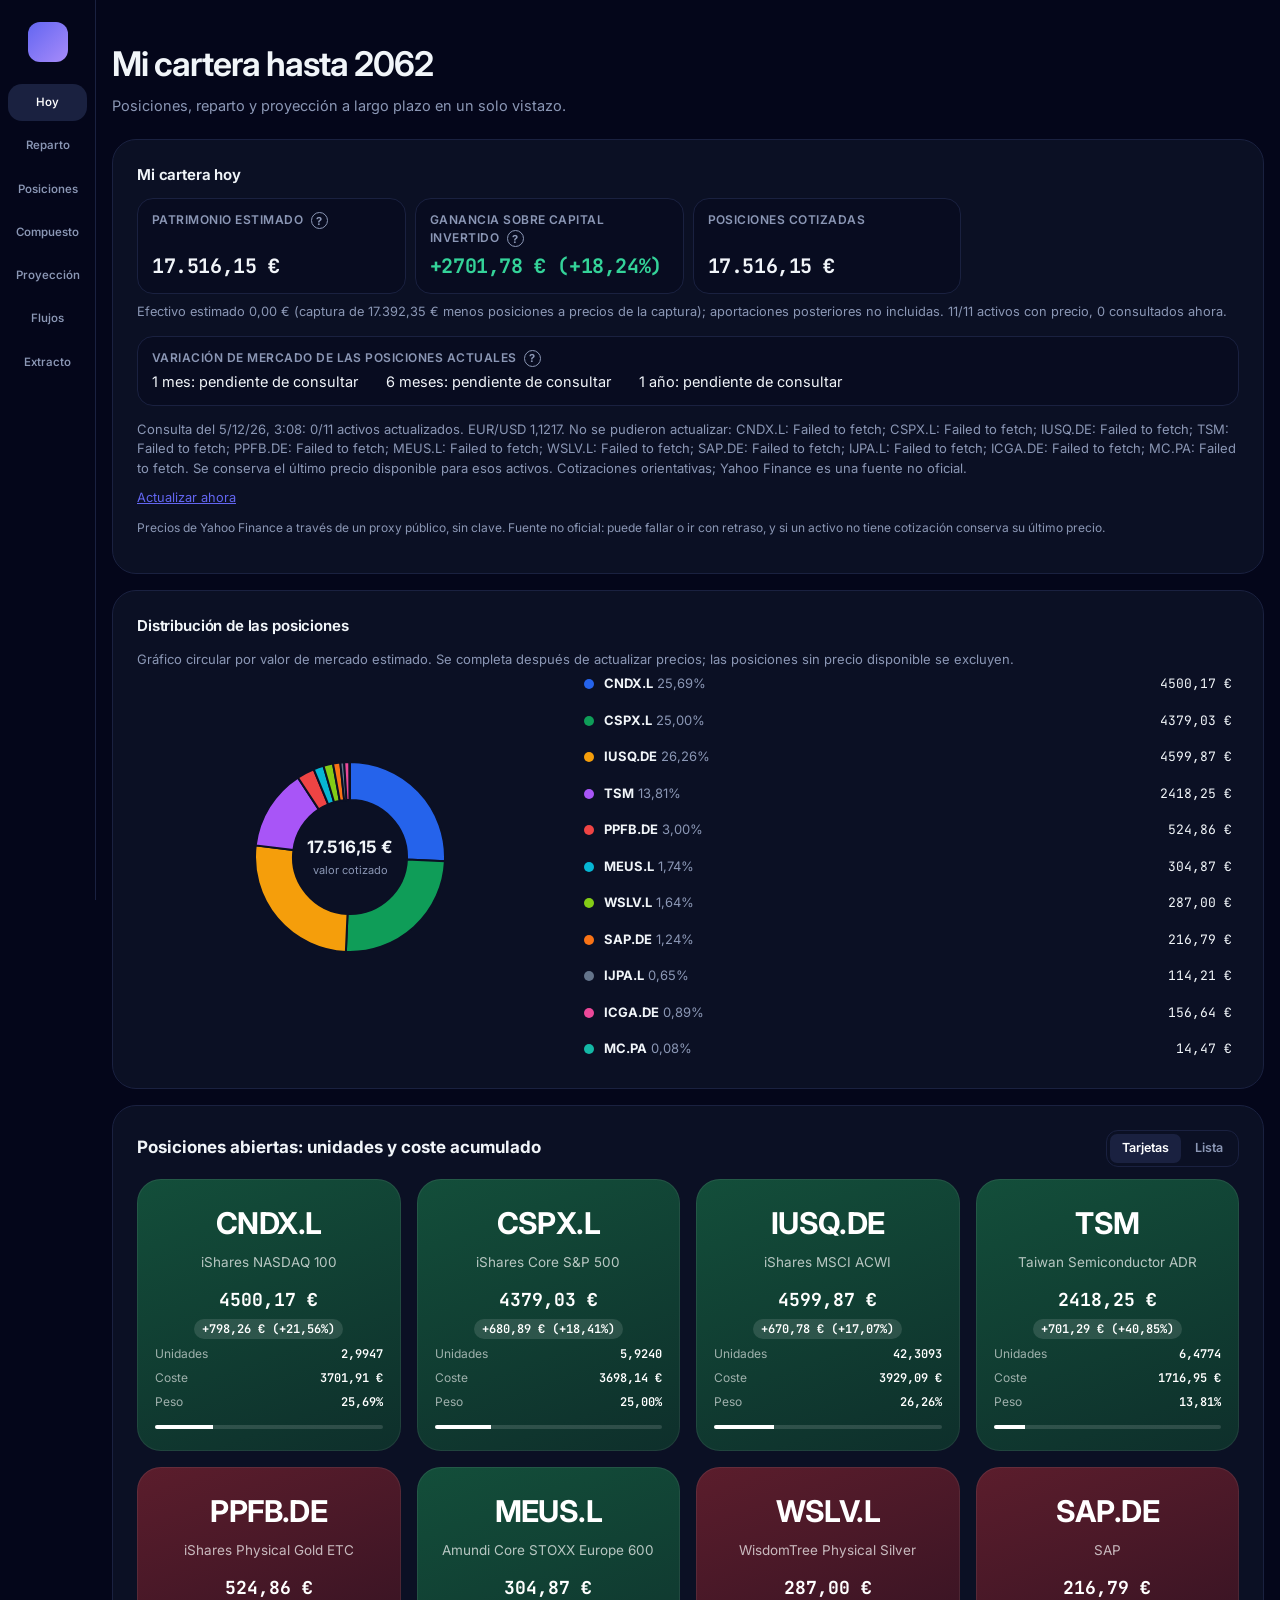
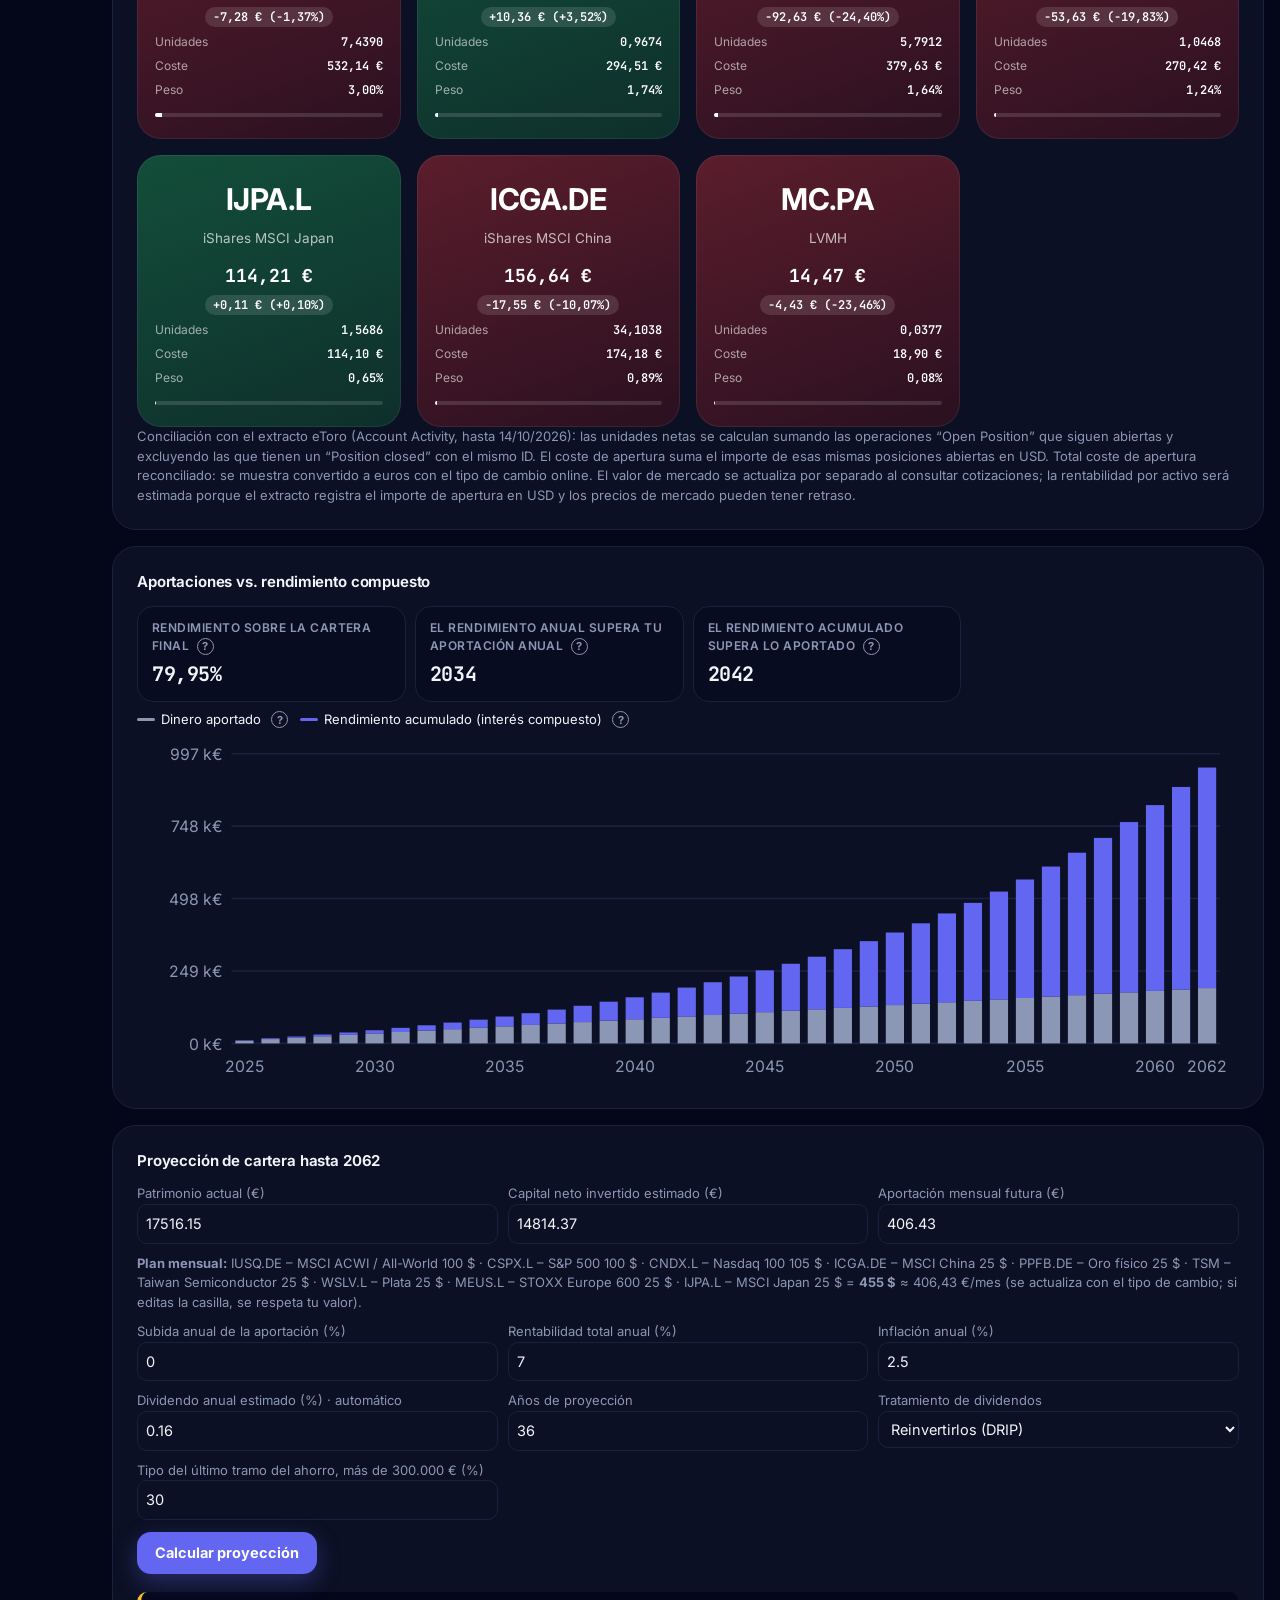
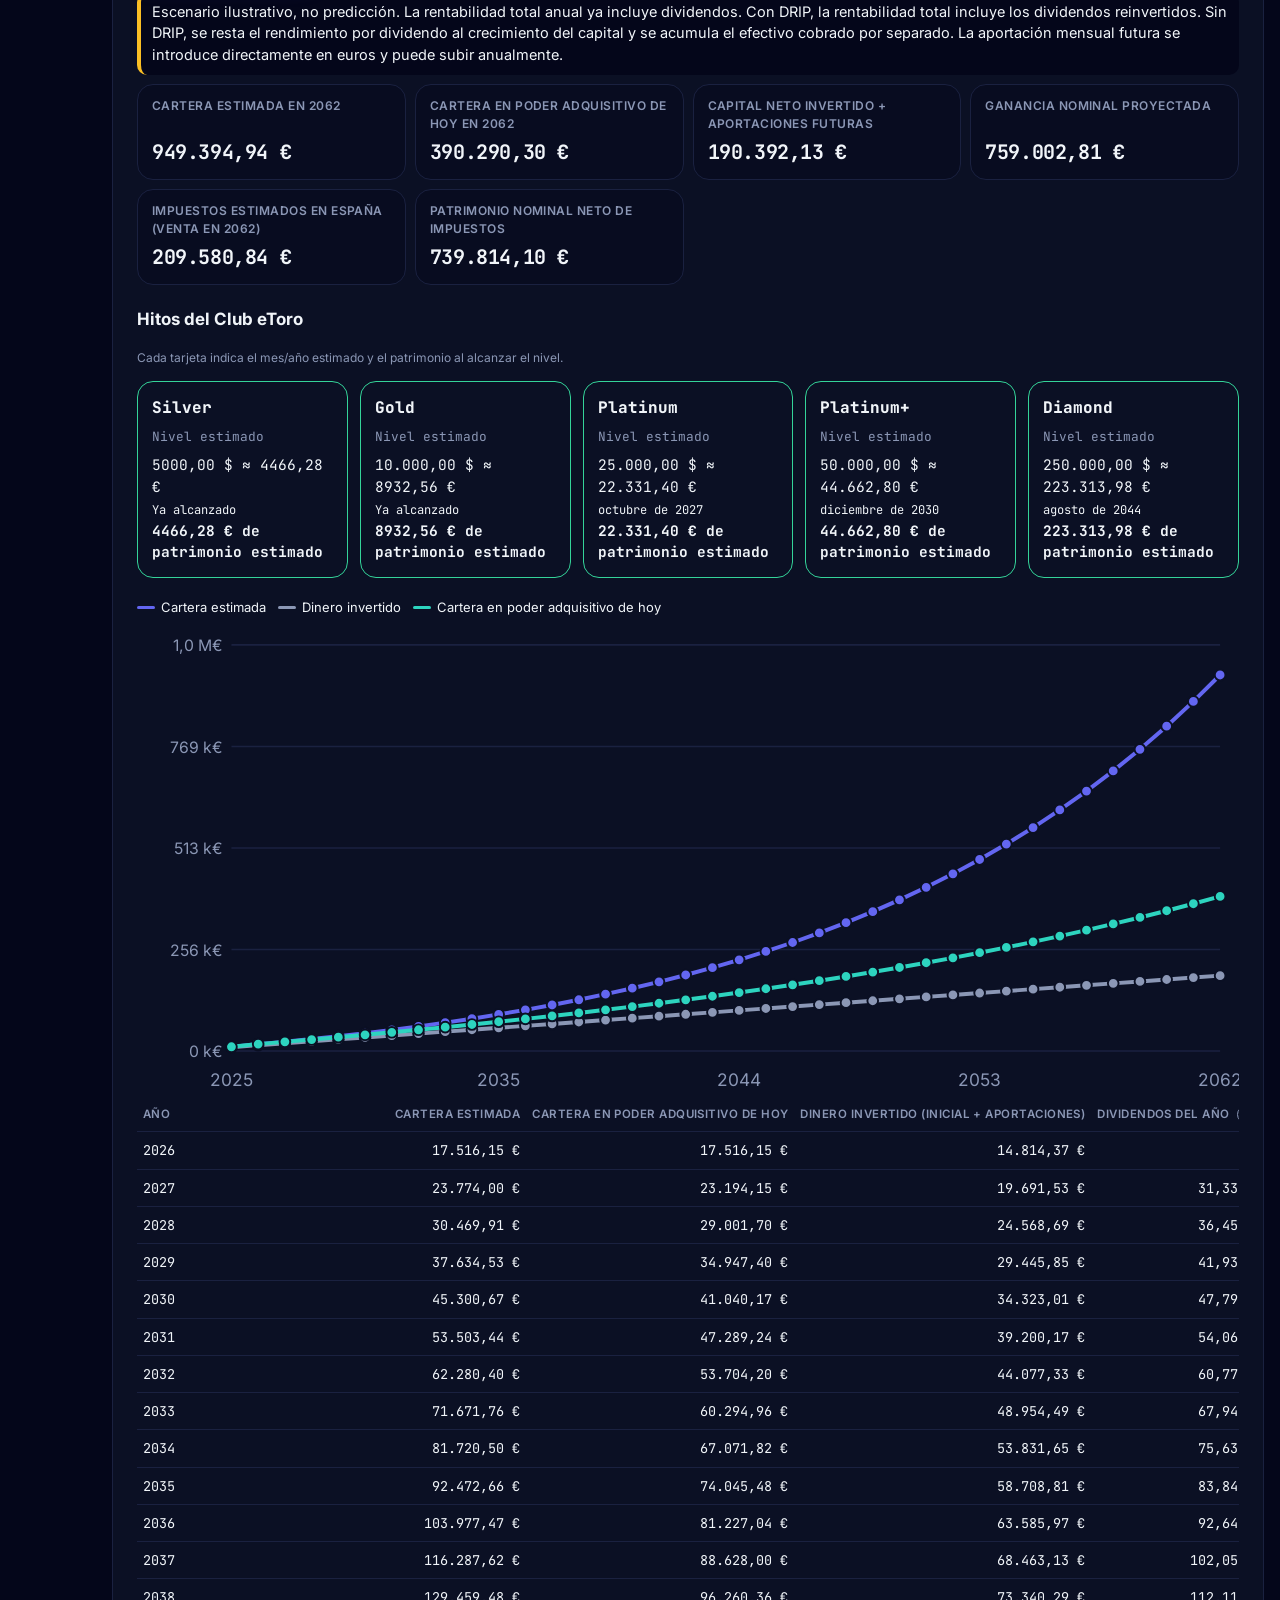
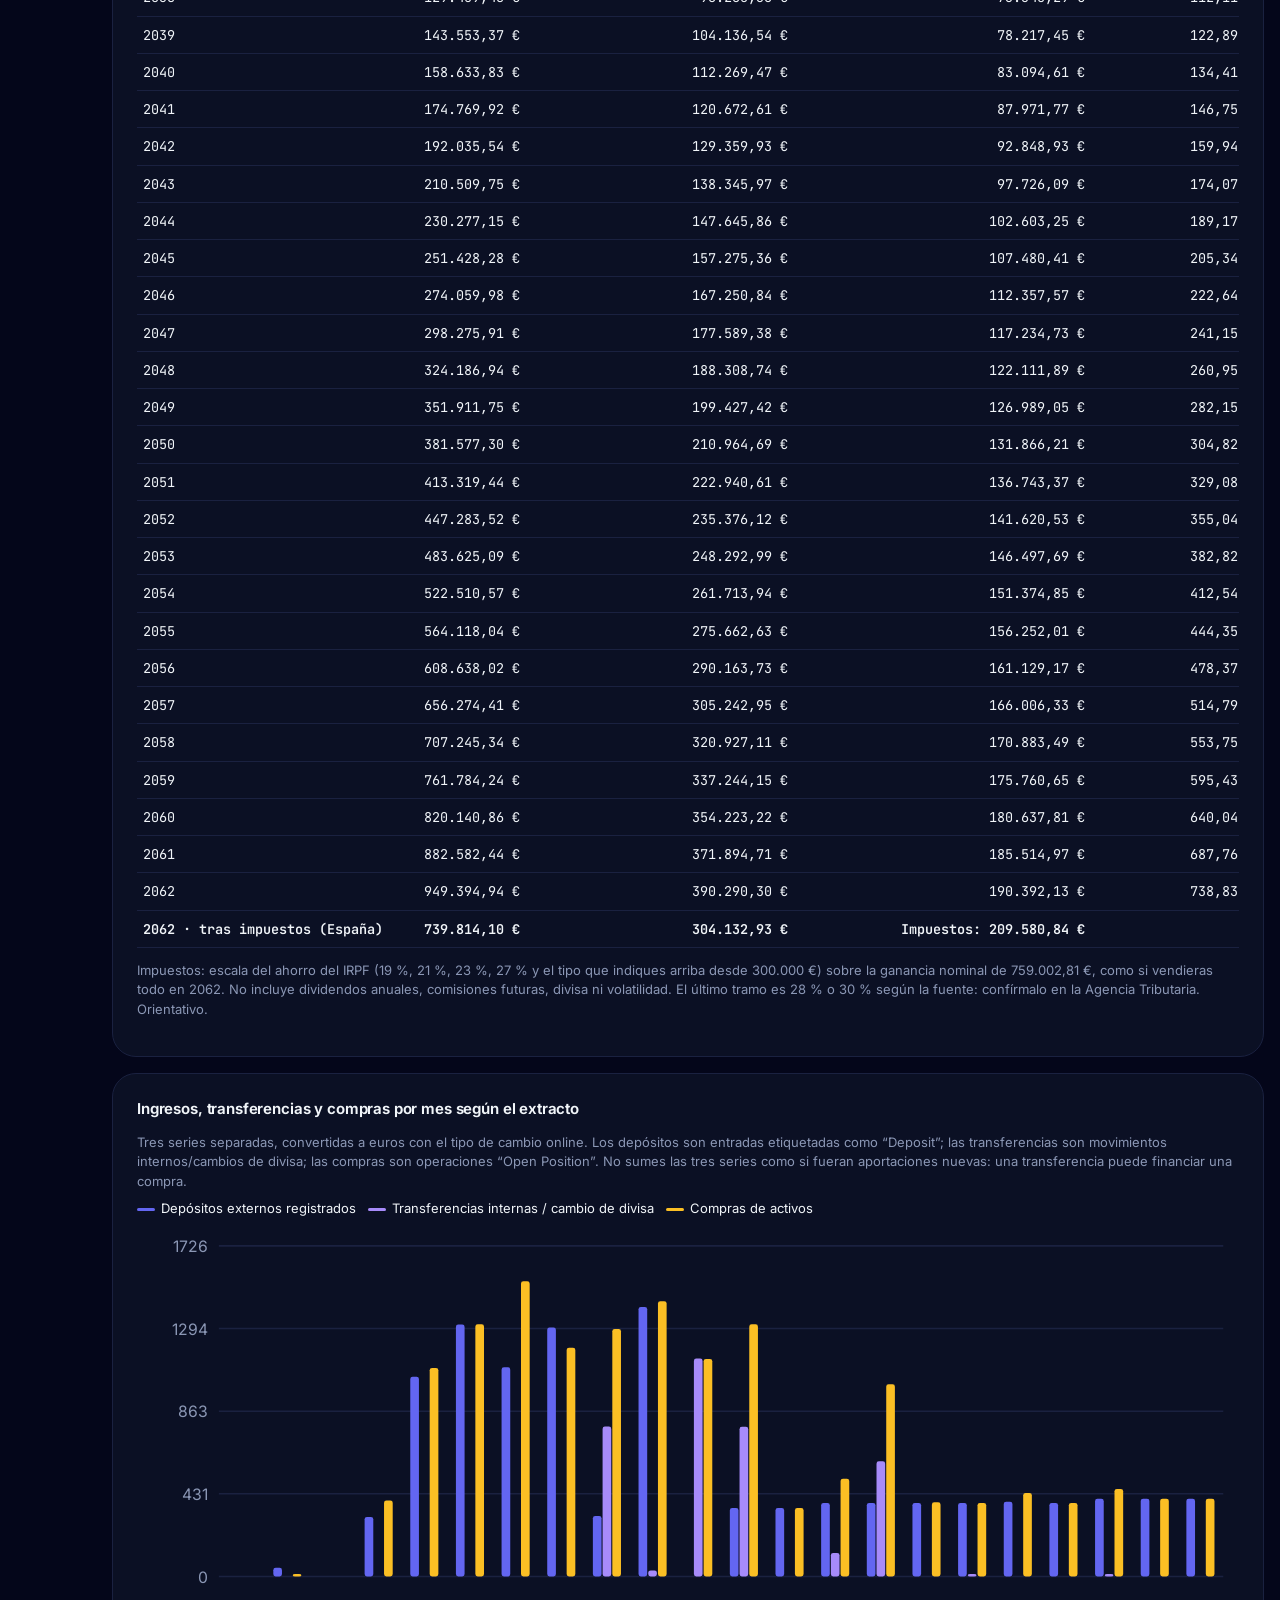
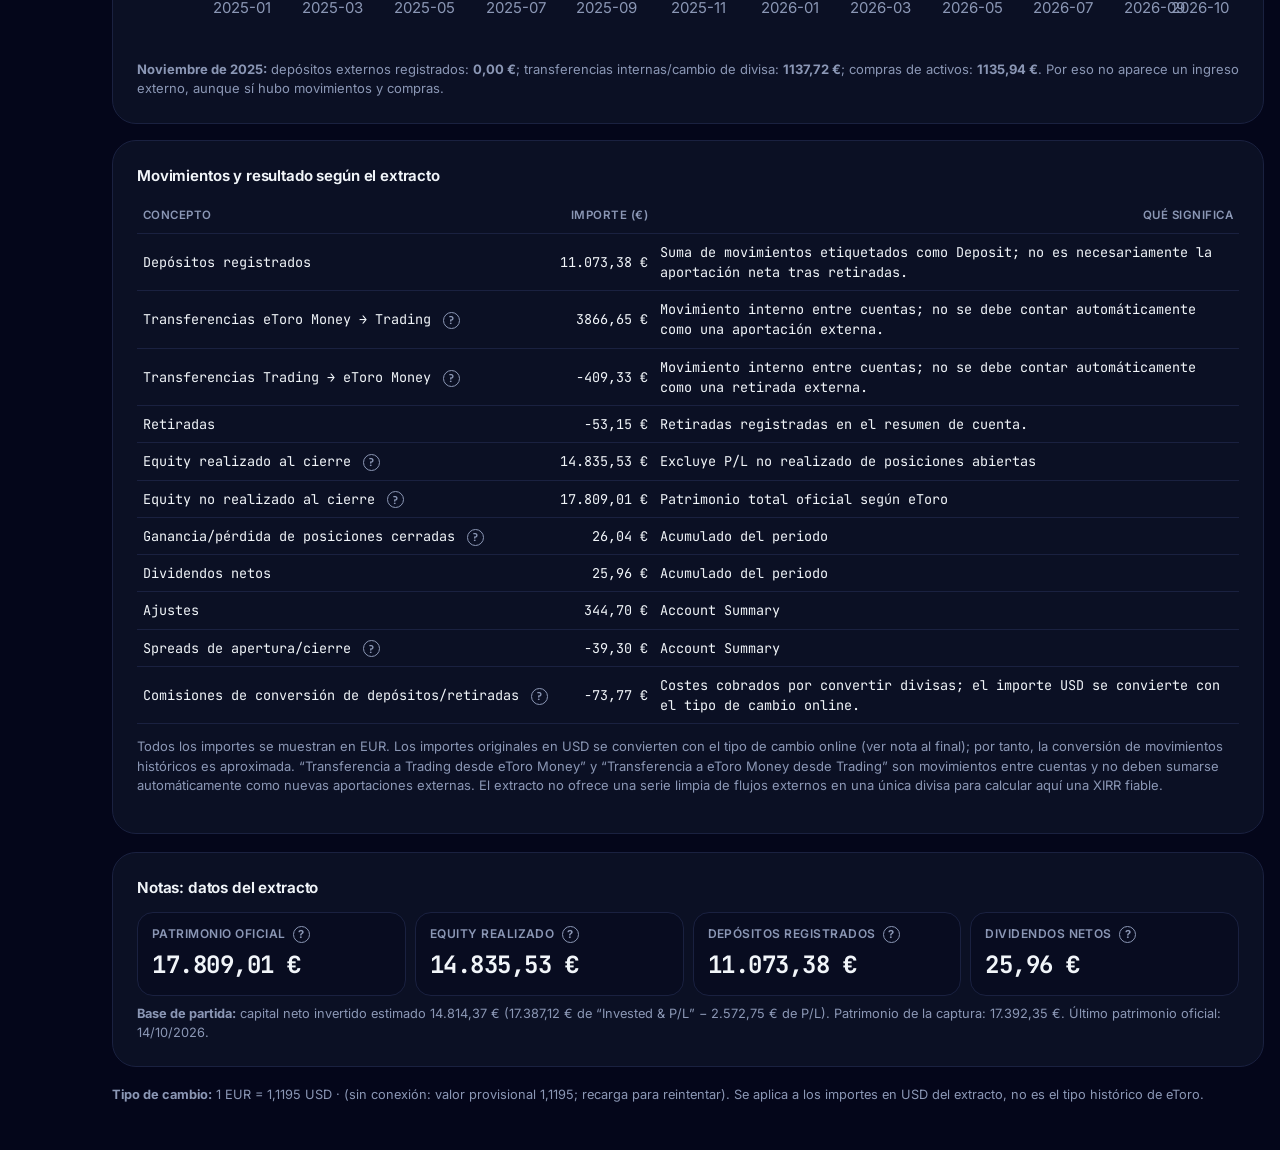
<file: src/original.html>
<!doctype html>
<html lang="es"><head><meta charset="utf-8"><meta name="viewport" content="width=device-width,initial-scale=1">
<title>Mi cartera hasta 2062</title>
<style>
:root{color-scheme:light dark;--bg:#f6f7f9;--card:#fff;--tx:#14181f;--mu:#667085;--bd:#e3e6eb;--ac:#2563eb;--up:#16803c;--dn:#c62828;--warn:#9a6700;--c2:#d97706;--c3:#7c3aed;--c4:#0d9488}
@media(prefers-color-scheme:dark){:root{--bg:#0e1116;--card:#171b22;--tx:#eceff4;--mu:#97a0ae;--bd:#272d37;--ac:#6ea0ff;--up:#4cc77a;--dn:#ff7a7a;--warn:#f0c36d;--c2:#f0a43a;--c3:#b794f6;--c4:#2dd4bf}}
*{box-sizing:border-box}body{margin:0;background:var(--bg);color:var(--tx);font:15px/1.5 system-ui,-apple-system,"Segoe UI",sans-serif}main{max-width:1050px;margin:auto;padding:14px}h1{font-size:22px;margin:5px 0}h2{font-size:17px;margin:0 0 10px}.muted{color:var(--mu);font-size:13px}.card{background:var(--card);border:1px solid var(--bd);border-radius:14px;padding:14px;margin:12px 0}.grid{display:grid;grid-template-columns:repeat(2,minmax(0,1fr));gap:9px}.metric{background:var(--bg);padding:10px;border-radius:10px;min-width:0}.metric b{display:block;font-size:20px;overflow-wrap:anywhere}.top-summary{display:grid;grid-template-columns:repeat(4,minmax(0,1fr));gap:9px}.top-summary .metric{border:1px solid var(--bd)}.top-summary .metric b{font-size:clamp(17px,2.5vw,24px)}.chart-wrap{position:relative}.chart-tip{position:absolute;display:none;z-index:40;pointer-events:none;background:var(--tx);color:var(--card);border:1px solid var(--bd);border-radius:8px;padding:8px 10px;font-size:12px;line-height:1.45;box-shadow:0 4px 16px #0003;white-space:nowrap}.chart-point{cursor:crosshair}.deposit-bar{cursor:pointer;outline:none}.deposit-bar:focus{stroke:var(--tx);stroke-width:2}.connector{display:flex;gap:10px;align-items:center;flex-wrap:wrap}.connector-status{font-size:13px;color:var(--mu)}.donut-layout{display:grid;grid-template-columns:minmax(200px, .9fr) minmax(0,1.4fr);gap:14px;align-items:center}.donut-layout svg{max-width:360px;margin:auto}.asset-legend{display:grid;gap:7px}.asset-legend-row{display:grid;grid-template-columns:12px minmax(90px,1fr) auto;gap:8px;align-items:center;font-size:13px}.asset-dot{width:10px;height:10px;border-radius:50%}.mini-note{font-size:12px;color:var(--mu)}.warn{border-left:4px solid var(--warn);padding:9px 11px;background:var(--bg);border-radius:7px;margin:9px 0}.sc{overflow-x:auto}table{border-collapse:collapse;width:100%;font-size:13.5px}td,th{text-align:right;padding:8px 6px;border-bottom:1px solid var(--bd);white-space:nowrap}td:first-child,th:first-child{text-align:left}th{color:var(--mu)}input,select,button{font:inherit;border:1px solid var(--bd);border-radius:8px;padding:8px;background:var(--bg);color:var(--tx);max-width:100%}button{background:var(--ac);color:white;border:0;cursor:pointer}.form{display:grid;grid-template-columns:repeat(2,minmax(0,1fr));gap:10px}.form label{display:block;font-size:13px;color:var(--mu)}.form input,.form select{width:100%}svg{display:block;width:100%;height:auto}.up{color:var(--up)}.dn{color:var(--dn)}.help{display:inline-flex;align-items:center;justify-content:center;width:17px;height:17px;margin-left:4px;border:1px solid var(--mu);border-radius:50%;font-size:11px;font-weight:700;color:var(--mu);cursor:help;vertical-align:middle;position:relative}.help:focus{outline:2px solid var(--ac)}.help[aria-expanded="true"]::after{content:attr(data-tip);position:absolute;z-index:20;left:50%;top:calc(100% + 7px);transform:translateX(-50%);width:min(260px,75vw);white-space:normal;background:var(--tx);color:var(--card);padding:9px 10px;border-radius:8px;font-size:12px;font-weight:400;line-height:1.4;box-shadow:0 4px 16px #0003}.label-help{display:inline-flex;align-items:center}.legend{display:flex;flex-wrap:wrap;gap:12px;font-size:13px;margin:8px 0}.legend span{display:inline-flex;align-items:center;gap:6px}.legend i{display:inline-block;width:18px;height:3px;border-radius:2px}.help[aria-expanded="true"]::after{content:attr(data-tip);position:absolute;z-index:30;left:50%;top:calc(100% + 7px);transform:translateX(-50%);width:min(270px,75vw);white-space:normal;background:var(--tx);color:var(--card);padding:9px 10px;border-radius:8px;font-size:12px;font-weight:400;line-height:1.4;box-shadow:0 4px 16px #0003}@media(min-width:650px){.grid{grid-template-columns:repeat(4,minmax(0,1fr))}.form{grid-template-columns:repeat(3,minmax(0,1fr))}}@media(max-width:600px){.top-summary{grid-template-columns:repeat(2,minmax(0,1fr))}.donut-layout{grid-template-columns:1fr}.help{display:inline-flex}}
.metric{display:flex;flex-direction:column;gap:4px}.metric b{margin-top:auto}#projectionTable tr.club-tier{background:#fff3a6;color:#4a3b00;font-weight:700} 
.tier-cards{display:grid;grid-template-columns:repeat(auto-fit,minmax(155px,1fr));gap:12px;margin:14px 0 20px}
.tier-card{background:var(--card);border:1px solid var(--bd);border-radius:14px;padding:14px;position:relative}
.tier-card.reached{border-color:var(--up);box-shadow:inset 0 0 0 1px var(--up)}
.tier-card.pending{opacity:.78}
.tier-card .tier-title{font-weight:750;font-size:1rem;margin-bottom:7px}
.tier-card .tier-status{font-size:.8rem;color:var(--mu);margin-bottom:8px}
@media(hover:hover){.help:hover::after{content:attr(data-tip);position:absolute;z-index:30;left:50%;top:calc(100% + 7px);transform:translateX(-50%);width:min(270px,75vw);white-space:normal;background:var(--tx);color:var(--card);padding:9px 10px;border-radius:8px;font-size:12px;font-weight:400;line-height:1.4;box-shadow:0 4px 16px #0003}}
@media(hover:hover){.help.help-left:hover::after{left:auto;right:0;transform:none}}
.asset-legend-row{transition:background .12s,outline .12s;border-radius:8px;padding:5px 7px;cursor:pointer}
.asset-legend-row.active{background:rgba(250,204,21,.12);outline:1px solid rgba(250,204,21,.5)}
#allocationDonut path{cursor:pointer;transition:opacity .16s,filter .16s,stroke-width .16s;transform-box:fill-box;transform-origin:center}
#allocationDonut path.active{stroke:var(--card);stroke-width:3;filter:drop-shadow(0 0 5px rgba(255,255,255,.48));transform:scale(1.035)}
#allocationDonut:has(path.active) path:not(.active){opacity:.58}
/* ===== Restyle inspirado en moneyheap.ai/portfolio: paleta slate + índigo, Inter/JetBrains Mono, tarjetas redondeadas ===== */
:root{--bg:#f8fafc;--card:#fff;--tx:#0f172a;--mu:#64748b;--bd:#e2e8f0;--ac:#4f46e5;--up:#059669;--dn:#e11d48;--warn:#b45309;--c2:#f59e0b;--c3:#8b5cf6;--c4:#0d9488;--sh:0 1px 2px #0f172a0d,0 4px 14px #0f172a0a}
@media(prefers-color-scheme:dark){:root{--bg:#020617;--card:#0f172a;--tx:#f1f5f9;--mu:#94a3b8;--bd:#1e293b;--ac:#818cf8;--up:#34d399;--dn:#fb7185;--warn:#fbbf24;--c2:#fbbf24;--c3:#a78bfa;--c4:#2dd4bf;--sh:0 1px 2px #0006}}
body{font-family:Inter,system-ui,-apple-system,"Segoe UI",sans-serif;-webkit-font-smoothing:antialiased;font-size:14.5px}
main{max-width:1120px;padding:0 16px 40px}
.metric b,.top-summary .metric b,td,.tier-card,.chart-tip,.asset-legend-row>span:last-child{font-family:"JetBrains Mono",ui-monospace,Consolas,monospace;font-variant-numeric:tabular-nums}
.metric b{letter-spacing:-.02em}
.card{border-radius:16px;padding:20px;margin:16px 0;box-shadow:var(--sh);scroll-margin-top:72px}
.card>h2{font-size:15px;font-weight:650;letter-spacing:-.01em;margin-bottom:12px}
.metric{border-radius:12px;padding:12px 14px;border:1px solid var(--bd);background:var(--bg)}
.metric>.muted{font-size:12px;text-transform:uppercase;letter-spacing:.04em;font-weight:600}
th{font-size:11.5px;text-transform:uppercase;letter-spacing:.04em;font-weight:600}
tr:hover td{background:color-mix(in srgb,var(--ac) 5%,transparent)}
button{background:var(--ac);border-radius:10px;font-weight:600}
input,select{border-radius:10px;background:var(--card)}input:focus,select:focus{outline:2px solid var(--ac);outline-offset:1px}
.tier-card{border-radius:16px;box-shadow:var(--sh)}.tier-card.reached{border-color:var(--up);box-shadow:inset 0 0 0 1px var(--up),var(--sh)}
.warn{border-radius:10px;border-left-color:var(--warn)}
#projectionTable tr.club-tier{background:color-mix(in srgb,var(--c2) 22%,transparent);color:inherit}
.topbar{position:sticky;top:0;z-index:50;margin:0 -16px;padding:10px 16px;background:color-mix(in srgb,var(--bg) 82%,transparent);backdrop-filter:blur(12px);-webkit-backdrop-filter:blur(12px);border-bottom:1px solid var(--bd);display:flex;align-items:center;gap:18px;flex-wrap:wrap}
.brand{font-weight:750;font-size:17px;letter-spacing:-.02em;display:flex;align-items:center;gap:8px}.brand i{width:22px;height:22px;border-radius:7px;background:linear-gradient(135deg,var(--ac),var(--c3));display:inline-block}
.topbar nav{display:flex;gap:4px;overflow-x:auto;scrollbar-width:none;margin-left:auto}.topbar nav a{color:var(--mu);text-decoration:none;font-size:13px;font-weight:550;padding:6px 11px;border-radius:999px;white-space:nowrap}.topbar nav a:hover{color:var(--tx);background:var(--card)}.topbar nav a.on{color:var(--ac);background:color-mix(in srgb,var(--ac) 12%,transparent)}
.hero{padding:26px 0 6px}.hero h1{font-size:clamp(24px,4vw,34px);letter-spacing:-.03em;margin:0}.hero p{margin:6px 0 0;color:var(--mu)}
.card-head{display:flex;align-items:center;justify-content:space-between;gap:10px;flex-wrap:wrap;margin-bottom:12px}.card-head h2{margin:0}
.seg{display:inline-flex;background:var(--bg);border:1px solid var(--bd);border-radius:10px;padding:3px;gap:2px}.seg button{background:none;color:var(--mu);padding:5px 12px;border-radius:7px;font-size:12.5px}.seg button.on{background:var(--card);color:var(--tx);box-shadow:var(--sh)}
.hold-grid{display:grid;grid-template-columns:repeat(auto-fill,minmax(210px,1fr));gap:12px}
.hold{border:1px solid var(--bd);border-radius:14px;padding:14px;background:var(--bg);display:flex;flex-direction:column;gap:3px;transition:transform .15s,border-color .15s}.hold:hover{transform:translateY(-2px);border-color:var(--ac)}
.hold .tk{font-weight:700;font-size:15px}.hold .nm{font-size:12px;color:var(--mu);white-space:nowrap;overflow:hidden;text-overflow:ellipsis}.hold .val{font:700 19px "JetBrains Mono",monospace;margin-top:8px}.hold .row{display:flex;justify-content:space-between;font-size:12px;color:var(--mu)}.hold .row b{font-family:"JetBrains Mono",monospace;font-weight:600;color:var(--tx)}
.hold .bar{height:4px;border-radius:2px;background:var(--bd);margin-top:8px;overflow:hidden}.hold .bar i{display:block;height:100%;background:var(--ac)}
.pill{display:inline-block;font:600 12px "JetBrains Mono",monospace;padding:2px 8px;border-radius:999px}.pill.up{background:color-mix(in srgb,var(--up) 15%,transparent)}.pill.dn{background:color-mix(in srgb,var(--dn) 15%,transparent)}
/* ===== Ajuste fino según captura real de moneyheap.ai/portfolio: tema oscuro navy, barra lateral de iconos, tarjetas con degradado ===== */
:root{color-scheme:dark;--bg:#04061a;--card:#0b1024;--tx:#f1f5f9;--mu:#8b97b5;--bd:#1a2140;--ac:#6366f1;--up:#34d399;--dn:#fb7185;--warn:#fbbf24;--c2:#fbbf24;--c3:#a78bfa;--c4:#2dd4bf;--sh:none}
body{background:var(--bg)}
.card{border-radius:24px;padding:24px;background:var(--card);border-color:var(--bd)}
.metric{background:#080c20;border-radius:16px}
button,.seg button.on{background:var(--ac)}
.seg{background:#0b1024;border-radius:12px}.seg button{background:none}.seg button.on{background:#1a2140;color:#fff}
#calculateProjection{background:var(--ac)!important;border-radius:14px!important;box-shadow:0 8px 24px #6366f155}
.hero h1{font-size:clamp(26px,4vw,34px);font-weight:650}
.hold-grid{grid-template-columns:repeat(auto-fill,minmax(230px,1fr));gap:16px}
.hold{border:0;border-radius:24px;padding:22px 18px;text-align:center;align-items:center;gap:6px;color:#fff;background:linear-gradient(160deg,#134e3a,#0e2f2b);box-shadow:inset 0 0 0 1px #ffffff12}
.hold.dn{background:linear-gradient(160deg,#5b1d2c,#2a1020)}
.hold .tk{font-size:30px;font-weight:700;letter-spacing:-.02em}.hold .nm{color:#ffffffb3;max-width:100%;font-size:13.5px}
.hold .val{font-size:18px;margin-top:10px}.hold .row{width:100%;color:#ffffff99}.hold .row b{color:#fff}
.hold .bar{width:100%;background:#ffffff22}.hold .bar i{background:#fff}
.hold .pill.up,.hold .pill.dn{background:#ffffff1f;color:#fff}
.hold:hover{transform:translateY(-3px);border-color:transparent}
@media(min-width:900px){
 body{padding-left:96px}
 .topbar{position:fixed;left:0;top:0;bottom:0;width:96px;margin:0;padding:22px 8px;flex-direction:column;flex-wrap:nowrap;align-items:center;gap:22px;background:#04061a;border-bottom:0;border-right:1px solid var(--bd);backdrop-filter:none}
 .brand{font-size:0;gap:0}.brand i{width:40px;height:40px;border-radius:12px}
 .topbar nav{flex-direction:column;margin:0;overflow:visible;gap:6px;width:100%}
 .topbar nav a{text-align:center;border-radius:14px;padding:10px 4px;font-size:11.5px}
 .topbar nav a.on{background:#1a2140;color:#fff}
 main{max-width:1240px;padding-top:12px}
}
</style><link rel="preconnect" href="https://fonts.googleapis.com"><link rel="stylesheet" href="https://fonts.googleapis.com/css2?family=Inter:wght@400;500;600;700&family=JetBrains+Mono:wght@400;600;700&display=swap"></head><body><main>
<header class="topbar"><div class="brand"><i></i>Mi cartera</div><nav id="topnav"><a href="#s-hoy">Hoy</a><a href="#s-reparto">Reparto</a><a href="#s-posiciones">Posiciones</a><a href="#s-compuesto">Compuesto</a><a href="#s-proyeccion">Proyección</a><a href="#s-flujos">Flujos</a><a href="#s-extracto">Extracto</a></nav></header>
<div class="hero"><h1>Mi cartera hasta 2062</h1><p>Posiciones, reparto y proyección a largo plazo en un solo vistazo.</p></div>

<div class="card" id="s-hoy"><h2>Mi cartera hoy</h2><div class="grid" id="liveKpis"></div><div class="muted" id="liveNote" style="font-size:.8rem;margin:8px 0 14px"></div>
<div class="grid" id="priceKpis" style="grid-template-columns:1fr"></div>
<div class="connector" style="margin-top:14px;font-size:.8rem"><span class="connector-status" id="priceStatus">Consultando precios…</span> <button id="refreshPrices" type="button" style="background:none;border:0;padding:0;color:var(--ac);text-decoration:underline;cursor:pointer;font:inherit">Actualizar ahora</button></div>
<p class="mini-note">Precios de Yahoo Finance a través de un proxy público, sin clave. Fuente no oficial: puede fallar o ir con retraso, y si un activo no tiene cotización conserva su último precio.</p></div>

<div class="card" id="s-reparto"><h2>Distribución de las posiciones</h2><div class="muted">Gráfico circular por valor de mercado estimado. Se completa después de actualizar precios; las posiciones sin precio disponible se excluyen.</div><div class="donut-layout"><svg id="allocationDonut" viewBox="0 0 360 300" role="img" aria-label="Distribución circular de posiciones por valor actual"></svg><div id="allocationLegend" class="asset-legend"><span class="muted">Actualiza los precios para ver el reparto.</span></div></div></div>

<div class="card" id="s-posiciones"><div class="card-head"><h2>Posiciones abiertas: unidades y coste acumulado</h2><div class="seg" role="group" aria-label="Vista de posiciones"><button type="button" id="viewGrid">Tarjetas</button><button type="button" id="viewList">Lista</button></div></div><div id="holdingsGrid" class="hold-grid"></div><div class="sc" id="holdingsTableWrap"><table id="holdings"></table></div>
<div class="muted">Conciliación con el extracto eToro (Account Activity, hasta 14/10/2026): las unidades netas se calculan sumando las operaciones “Open Position” que siguen abiertas y excluyendo las que tienen un “Position closed” con el mismo ID. El coste de apertura suma el importe de esas mismas posiciones abiertas en USD. Total coste de apertura reconciliado: se muestra convertido a euros con el tipo de cambio online. El valor de mercado se actualiza por separado al consultar cotizaciones; la rentabilidad por activo será estimada porque el extracto registra el importe de apertura en USD y los precios de mercado pueden tener retraso.</div></div>

<div class="card" id="s-compuesto"><h2>Aportaciones vs. rendimiento compuesto</h2><div class="grid" id="compoundKpis"></div><div class="legend"><span><i style="background:var(--mu)"></i>Dinero aportado <span class="help" tabindex="0" role="button" aria-expanded="false" data-tip="Suma de lo que has puesto tú: el capital invertido de partida más todas las aportaciones mensuales hasta ese año." aria-label="Suma de lo que has puesto tú: el capital invertido de partida más todas las aportaciones mensuales hasta ese año.">?</span></span><span><i style="background:var(--ac)"></i>Rendimiento acumulado (interés compuesto) <span class="help" tabindex="0" role="button" aria-expanded="false" data-tip="Ganancia generada por la cartera: el interés compuesto, es decir, rendimientos que a su vez generan nuevos rendimientos. Es la cartera menos el dinero aportado." aria-label="Ganancia generada por la cartera: el interés compuesto, es decir, rendimientos que a su vez generan nuevos rendimientos. Es la cartera menos el dinero aportado.">?</span></span></div><svg id="compound" viewBox="0 0 700 220" role="img" aria-label="Dinero aportado y rendimiento acumulado por año"></svg></div>

<div class="card" id="s-proyeccion"><h2>Proyección de cartera hasta 2062</h2><div class="form">
<div><label>Patrimonio actual (€)</label><input id="start" type="number" value="17392.35" step="100"></div><div><label>Capital neto invertido estimado (€)</label><input id="investedStart" type="number" value="14814.37" step="100"></div>
<div><label>Aportación mensual futura (€)</label><input id="pm" type="number" value="406.43" step="5" oninput="pmEdited=true"></div>
<div style="grid-column:1/-1" class="muted" id="planNote"></div>
<div><label>Subida anual de la aportación (%)</label><input id="stepup" type="number" value="0" step="0.5"></div>
<div><label>Rentabilidad total anual (%)</label><input id="ret" type="number" value="7" step=".5"></div>
<div><label>Inflación anual (%)</label><input id="infl" type="number" value="2.5" step=".1"></div>
<div><label>Dividendo anual estimado (%) · automático</label><input id="div" type="number" value="1.5" step=".1"></div><div><label>Años de proyección</label><input id="years" type="number" value="36" min="1" max="100" step="1"></div>
<div><label>Tratamiento de dividendos</label><select id="drip"><option value="yes">Reinvertirlos (DRIP)</option><option value="no">Cobrarlos y acumular efectivo</option></select></div>
<div><label>Tipo del último tramo del ahorro, más de 300.000 € (%)</label><input id="taxtop" type="number" value="30" step="1" min="0" max="60"></div>

</div><div style="margin:12px 0 18px"><button id="calculateProjection" type="button" style="padding:10px 18px;border:0;border-radius:10px;background:var(--ac);color:white;font-weight:700;cursor:pointer">Calcular proyección</button></div><div class="warn">Escenario ilustrativo, no predicción. La rentabilidad total anual ya incluye dividendos. Con DRIP, la rentabilidad total incluye los dividendos reinvertidos. Sin DRIP, se resta el rendimiento por dividendo al crecimiento del capital y se acumula el efectivo cobrado por separado. La aportación mensual futura se introduce directamente en euros y puede subir anualmente.</div>
<div class="grid" id="projectionKpis"></div><h3 style="margin-top:22px">Hitos del Club eToro</h3><p class="mini-note">Cada tarjeta indica el mes/año estimado y el patrimonio al alcanzar el nivel.</p><div id="clubTierCards" class="tier-cards" aria-live="polite"></div><div class="legend" id="projectionLegend"><span><i style="background:var(--ac)"></i>Cartera estimada</span><span><i style="background:var(--mu)"></i>Dinero invertido</span><span><i style="background:var(--c4)"></i>Cartera en poder adquisitivo de hoy</span></div><svg id="projection" viewBox="0 0 700 300"></svg><div class="sc"><table id="projectionTable"></table></div><p class="muted" id="taxNote"></p>
</div>

<div class="card" id="s-flujos"><h2>Ingresos, transferencias y compras por mes según el extracto</h2><div class="muted">Tres series separadas, convertidas a euros con el tipo de cambio online. Los depósitos son entradas etiquetadas como “Deposit”; las transferencias son movimientos internos/cambios de divisa; las compras son operaciones “Open Position”. No sumes las tres series como si fueran aportaciones nuevas: una transferencia puede financiar una compra.</div><div class="legend"><span><i style="background:var(--ac)"></i>Depósitos externos registrados</span><span><i style="background:var(--c3)"></i>Transferencias internas / cambio de divisa</span><span><i style="background:var(--c2)"></i>Compras de activos</span></div><div class="chart-wrap" id="depositsWrap"><svg id="deposits" viewBox="0 0 700 270" role="img" aria-label="Depósitos, transferencias y compras mensuales en euros"></svg><div class="chart-tip" id="depositsTip"></div></div><div class="muted" id="novemberNote" style="margin-top:8px"></div></div>

<div class="card" id="s-extracto"><h2>Movimientos y resultado según el extracto</h2><div class="sc"><table id="summary"></table></div>
<p class="muted">Todos los importes se muestran en EUR. Los importes originales en USD se convierten con el tipo de cambio online (ver nota al final); por tanto, la conversión de movimientos históricos es aproximada. “Transferencia a Trading desde eToro Money” y “Transferencia a eToro Money desde Trading” son movimientos entre cuentas y no deben sumarse automáticamente como nuevas aportaciones externas. El extracto no ofrece una serie limpia de flujos externos en una única divisa para calcular aquí una XIRR fiable.</p></div>

<div class="card" style="margin-top:18px"><h2 style="font-size:.95rem">Notas: datos del extracto</h2><div class="top-summary" id="kpis"></div>
<div class="muted" style="font-size:.8rem;margin-top:8px"><b>Base de partida:</b> capital neto invertido estimado 14.814,37 € (17.387,12 € de “Invested &amp; P/L” − 2.572,75 € de P/L). Patrimonio de la captura: 17.392,35 €. Último patrimonio oficial: 14/10/2026.</div></div>
<div class="muted" style="font-size:.8rem;margin:18px 0 6px"><b>Tipo de cambio:</b> 1 EUR = <span id="fxDisplay">Consultando…</span> · <span id="fxStatus">Obteniendo el último tipo de cambio disponible.</span> Se aplica a los importes en USD del extracto, no es el tipo histórico de eToro.</div>
</main><script>
const D={"assets":[{"t":"CNDX.L","n":"iShares NASDAQ 100","u":2.994688,"cost":4144.29,"cc":"USD","quote":"CNDX.L"},{"t":"CSPX.L","n":"iShares Core S&P 500","u":5.924017,"cost":4140.07,"cc":"USD","quote":"CSPX.L"},{"t":"IUSQ.DE","n":"iShares MSCI ACWI","u":42.309336,"cost":4398.62,"cc":"USD","quote":"IUSQ.DE"},{"t":"TSM","n":"Taiwan Semiconductor ADR","u":6.47742,"cost":1922.13,"cc":"USD","quote":"TSM"},{"t":"PPFB.DE","n":"iShares Physical Gold ETC","u":7.438962,"cost":595.73,"cc":"USD","quote":"PPFB.DE"},{"t":"MEUS.L","n":"Amundi Core STOXX Europe 600","u":0.967383,"cost":329.7,"cc":"USD","quote":"MEUS.L"},{"t":"WSLV.L","n":"WisdomTree Physical Silver","u":5.79117,"cost":425.0,"cc":"USD","quote":"WSLV.L"},{"t":"SAP.DE","n":"SAP","u":1.046784,"cost":302.73,"cc":"USD","quote":"SAP.DE"},{"t":"IJPA.L","n":"iShares MSCI Japan","u":1.568562,"cost":127.73,"cc":"USD","quote":"IJPA.L"},{"t":"ICGA.DE","n":"iShares MSCI China","u":34.103814,"cost":195.0,"cc":"USD","quote":"ICGA.DE"},{"t":"MC.PA","n":"LVMH","u":0.037743,"cost":21.16,"cc":"USD","quote":"MC.PA"}],"monthly":[["2025-01",0,0],["2025-02",50.58,0],["2025-03",0,0],["2025-04",347.9,0],["2025-05",1168.04,0],["2025-06",1472.11,0],["2025-07",1222.21,0],["2025-08",1455.41,0],["2025-09",354.0,876.37],["2025-10",1575.45,35.26],["2025-11",0,1273.68],["2025-12",400.0,874.88],["2026-01",400.0,0],["2026-02",430.0,137.51],["2026-03",430.0,672.86],["2026-04",430.0,-4.53],["2026-05",430.0,5.03],["2026-06",436.84,-3.66],["2026-07",430.0,0],["2026-08",454.11,3.07],["2026-09",455.0,0],["2026-10",455.0,0]],"monthlyFlows":[["2025-01",0.0,0.0,0.0],["2025-02",50.58,0.0,10.0],["2025-03",0.0,0.0,0.0],["2025-04",347.9,0.0,444.01],["2025-05",1168.04,0.0,1218.68],["2025-06",1472.11,0.0,1473.47],["2025-07",1222.21,0.0,1725.14],["2025-08",1455.41,0.0,1337.46],["2025-09",354.0,876.37,1446.68],["2025-10",1575.45,35.26,1609.08],["2025-11",0.0,1273.68,1271.68],["2025-12",400.0,874.88,1473.72],["2026-01",400.0,0.0,400.0],["2026-02",430.0,137.51,571.17],["2026-03",430.0,672.86,1123.01],["2026-04",430.0,-4.53,433.51],["2026-05",430.0,5.03,430.0],["2026-06",436.84,-3.66,488.03],["2026-07",430.0,0.0,430.0],["2026-08",454.11,3.07,511.56],["2026-09",455.0,0.0,455.0],["2026-10",455.0,0.0,455.0]]}
const fmt=(n,d=2)=>new Intl.NumberFormat('es-ES',{minimumFractionDigits:d,maximumFractionDigits:d}).format(n);
const eur=n=>fmt(n,2)+' €', usd=n=>fmt(n,2)+' $', pct=n=>fmt(n,2)+'%';
let statementFxRate=1.1195;
const fxRate=()=>Math.max(0.0001,statementFxRate);
const usdToEur=n=>Number(n)/fxRate();
const helpIcon=t=>{const q=t.replace(/"/g,'&quot;');return ` <span class="help" tabindex="0" role="button" aria-expanded="false" data-tip="${q}" aria-label="${q}">?</span>`};
const closeHelps=except=>document.querySelectorAll('.help[aria-expanded="true"]').forEach(h=>{if(h!==except)h.setAttribute('aria-expanded','false')});
document.addEventListener('click',e=>{const h=e.target.closest('.help');closeHelps(h);if(h)h.setAttribute('aria-expanded',h.getAttribute('aria-expanded')==='true'?'false':'true')});
document.addEventListener('keydown',e=>{if(e.key==='Escape')closeHelps();else if((e.key==='Enter'||e.key===' ')&&e.target.classList&&e.target.classList.contains('help')){e.preventDefault();e.target.click()}});
const official=[
['Depósitos registrados',eur(usdToEur(12396.65)),'Suma de movimientos etiquetados como Deposit; no es necesariamente la aportación neta tras retiradas.'],
['Transferencias eToro Money → Trading',eur(usdToEur(4328.72)),'Movimiento interno entre cuentas; no se debe contar automáticamente como una aportación externa.'],
['Transferencias Trading → eToro Money',eur(usdToEur(-458.25)),'Movimiento interno entre cuentas; no se debe contar automáticamente como una retirada externa.'],
['Retiradas',eur(usdToEur(-59.50)),'Retiradas registradas en el resumen de cuenta.'],
['Equity realizado al cierre',eur(14835.53),'Excluye P/L no realizado de posiciones abiertas'],
['Equity no realizado al cierre',eur(17809.01),'Patrimonio total oficial según eToro'],
['Ganancia/pérdida de posiciones cerradas',eur(26.04),'Acumulado del periodo'],
['Dividendos netos',eur(25.96),'Acumulado del periodo'],
['Ajustes',eur(344.70),'Account Summary'],
['Spreads de apertura/cierre',eur(-39.30),'Account Summary'],
['Comisiones de conversión de depósitos/retiradas',eur(usdToEur(-82.58)),'Costes cobrados por convertir divisas; el importe USD se convierte con el tipo de cambio online.']
];
function renderKpis(){document.getElementById('kpis').innerHTML=[
['Patrimonio oficial',eur(17809.01),'Valor total de la cuenta al cierre del extracto, incluyendo el resultado de posiciones abiertas.'],['Equity realizado',eur(14835.53),'Valor de la cuenta excluyendo la ganancia o pérdida todavía no realizada de posiciones abiertas. No equivale a aportaciones.'],['Depósitos registrados',eur(usdToEur(12396.65)),'Suma de movimientos clasificados como depósitos, convertida a EUR con el tipo de cambio online; no equivale necesariamente a aportación neta tras retiradas.'],['Dividendos netos',eur(25.96),'Dividendos registrados después de las retenciones que figuran en el extracto.']
].map(x=>`<div class="metric"><span class="muted">${x[0]}${helpIcon(x[2])}</span><b>${x[1]}</b></div>`).join('');
document.getElementById('summary').innerHTML='<tr><th>Concepto</th><th>Importe (€)</th><th>Qué significa</th></tr>'+official.map(x=>{const complex=/Transferencias|Equity realizado|Equity no realizado|Ganancia\/pérdida|Spreads|comisiones de conversión/i.test(x[0]);return `<tr><td>${x[0]}${complex?helpIcon(x[2]):''}</td><td>${x[1]}</td><td style="text-align:left;white-space:normal">${x[2]}</td></tr>`}).join('');
}
let holdView=(()=>{try{return localStorage.getItem('carteraView')||'grid'}catch(e){return'grid'}})();
function renderHoldings(){
const g=document.getElementById('holdingsGrid'),tw=document.getElementById('holdingsTableWrap');
document.getElementById('viewGrid').classList.toggle('on',holdView==='grid');document.getElementById('viewList').classList.toggle('on',holdView!=='grid');
g.style.display=holdView==='grid'?'':'none';tw.style.display=holdView==='grid'?'none':'';
renderHoldingsTable();
const tot=D.assets.reduce((s,a)=>s+((priceCache[a.t]&&priceCache[a.t].eurValue)||0),0);
g.innerHTML=D.assets.map(a=>{const q=priceCache[a.t],v=q&&q.eurValue!=null?q.eurValue:null,c=usdToEur(a.cost),pl=v==null?null:v-c,w=v&&tot?v/tot*100:0;
return `<div class="hold ${pl!=null&&pl<0?'dn':'up'}"><div class="tk">${a.t}</div><div class="nm" title="${a.n}">${a.n}</div><div class="val">${v==null?'—':eur(v)}</div>${pl==null?'':`<div><span class="pill ${pl>=0?'up':'dn'}">${pl>=0?'+':''}${eur(pl)} (${pl>=0?'+':''}${pct(pl/c*100)})</span></div>`}<div class="row"><span>Unidades</span><b>${fmt(a.u,4)}</b></div><div class="row"><span>Coste</span><b>${eur(c)}</b></div><div class="row"><span>Peso</span><b>${pct(w)}</b></div><div class="bar"><i style="width:${Math.min(100,w)}%"></i></div></div>`}).join('');}
document.addEventListener('DOMContentLoaded',()=>{[['viewGrid','grid'],['viewList','list']].forEach(([id,m])=>document.getElementById(id).addEventListener('click',()=>{holdView=m;try{localStorage.setItem('carteraView',m)}catch(e){}renderHoldings()}));
const links=[...document.querySelectorAll('#topnav a')];if('IntersectionObserver' in window){const io=new IntersectionObserver(es=>es.forEach(e=>{if(e.isIntersecting)links.forEach(l=>l.classList.toggle('on',l.getAttribute('href')==='#'+e.target.id))}),{rootMargin:'-30% 0px -60% 0px'});links.forEach(l=>{const t=document.querySelector(l.getAttribute('href'));if(t)io.observe(t)})}});
function renderHoldingsTable(){const total=D.assets.reduce((a,x)=>a+x.cost,0);document.getElementById('holdings').innerHTML='<tr><th>Activo</th><th>Unidades netas</th><th>Precio actual (€/unidad)</th><th>Valor estimado (€)</th><th>Coste de apertura (€)</th></tr>'+D.assets.map(x=>{const q=priceCache[x.t];return `<tr><td><b>${x.t}</b><br><span class="muted">${x.n}</span></td><td>${fmt(x.u,6)}</td><td>${q&&q.eurValue!=null&&x.u>0?eur(q.unitEur):'—'}</td><td>${q&&q.eurValue!=null?eur(q.eurValue):'—'}</td><td>${eur(usdToEur(x.cost))}</td></tr>`}).join('')+`<tr><th colspan="4">Coste total de apertura de posiciones aún abiertas</th><th>${eur(usdToEur(total))}</th></tr>`;}
function renderMonthly(){
const s=document.getElementById('deposits'),W=700,H=270,m={l:52,r:10,t:12,b:48};
const data=D.monthlyFlows.map(x=>({month:x[0],deposit:usdToEur(x[1]),transfer:usdToEur(x[2]),buy:usdToEur(x[3]),raw:x}));
const max=Math.max(...data.flatMap(x=>[x.deposit,x.transfer,x.buy]),1)*1.12;
const plotH=H-m.t-m.b,base=H-m.b,group=(W-m.l-m.r)/data.length,bw=Math.max(2,group*.19);
const series=[['deposit','var(--ac)','Depósitos externos'],['transfer','var(--c3)','Transferencias internas / cambio de divisa'],['buy','var(--c2)','Compras de activos']];
let z='';
for(let i=0;i<=4;i++){const v=max*i/4,y=base-plotH*i/4;z+=`<line x1="${m.l}" x2="${W-m.r}" y1="${y}" y2="${y}" stroke="var(--bd)"/><text x="${m.l-7}" y="${y+4}" text-anchor="end" fill="var(--mu)" font-size="10">${Math.round(v)}</text>`;}
data.forEach((d,i)=>{
 const gx=m.l+(i+.5)*group;
 series.forEach(([key,color,label],j)=>{
  const v=Math.max(0,d[key]),h=Math.max(v>0?1.5:0,plotH*v/max),x=gx+(j-1)*bw*1.12-bw/2,y=base-h;
  z+=`<rect class="deposit-bar" tabindex="0" role="button" aria-label="${d.month} — ${label}: ${eur(v)}" data-month="${d.month}" data-kind="${key}" data-label="${label}" data-eur="${v}" data-deposit="${d.deposit}" data-transfer="${d.transfer}" data-buy="${d.buy}" x="${x}" y="${y}" width="${bw}" height="${h}" rx="1.5" fill="${color}"><title>${d.month} · ${label}: ${eur(v)}</title></rect>`;
 });
 if(i%2===0||i===data.length-1)z+=`<text x="${gx}" y="${H-25}" text-anchor="middle" fill="var(--mu)" font-size="9.5">${d.month}</text>`;
});
s.innerHTML=z;
const tip=document.getElementById('depositsTip'),wrap=document.getElementById('depositsWrap');
s.querySelectorAll('.deposit-bar').forEach(bar=>{
 const show=()=>{tip.innerHTML=`<b>${bar.dataset.month}</b><br>Depósitos: <b>${eur(Number(bar.dataset.deposit))}</b><br>Transferencias: <b>${eur(Number(bar.dataset.transfer))}</b><br>Compras: <b>${eur(Number(bar.dataset.buy))}</b><br><span>${bar.dataset.label}: ${eur(Number(bar.dataset.eur))}</span>`;tip.style.display='block';const wr=wrap.getBoundingClientRect(),br=bar.getBoundingClientRect();tip.style.left=Math.max(4,Math.min(wr.width-tip.offsetWidth-4,br.left-wr.left+br.width/2-tip.offsetWidth/2))+'px';tip.style.top=Math.max(4,br.top-wr.top-tip.offsetHeight-8)+'px';};
 bar.addEventListener('mouseenter',show);bar.addEventListener('focus',show);bar.addEventListener('touchstart',show,{passive:true});bar.addEventListener('mouseleave',()=>tip.style.display='none');bar.addEventListener('blur',()=>tip.style.display='none');bar.addEventListener('click',show);
});
const nov=data.find(x=>x.month==='2025-11');
document.getElementById('novemberNote').innerHTML=nov?`<b>Noviembre de 2025:</b> depósitos externos registrados: <b>${eur(nov.deposit)}</b>; transferencias internas/cambio de divisa: <b>${eur(nov.transfer)}</b>; compras de activos: <b>${eur(nov.buy)}</b>. Por eso no aparece un ingreso externo, aunque sí hubo movimientos y compras.`:'';
}

function taxES(g,top){if(!(g>0))return 0;const B=[[6000,.19],[50000,.21],[200000,.23],[300000,.27],[Infinity,top]];let t=0,prev=0;for(const [lim,r] of B){if(g>prev)t+=(Math.min(g,lim)-prev)*r;prev=lim}return t}
const PLAN=[['IUSQ.DE – MSCI ACWI / All-World',100],['CSPX.L – S&amp;P 500',100],['CNDX.L – Nasdaq 100',105],['ICGA.DE – MSCI China',25],['PPFB.DE – Oro físico',25],['TSM – Taiwan Semiconductor',25],['WSLV.L – Plata',25],['MEUS.L – STOXX Europe 600',25],['IJPA.L – MSCI Japan',25]];
let pmEdited=false;
function syncPlanPm(){const usd=PLAN.reduce((s,p)=>s+p[1],0),pmEl=document.getElementById('pm');if(!pmEdited)pmEl.value=(usd/fxRate()).toFixed(2);const n=document.getElementById('planNote');if(n)n.innerHTML='<b>Plan mensual:</b> '+PLAN.map(p=>p[0]+' '+p[1]+' $').join(' · ')+' = <b>'+usd+' $</b> ≈ '+eur(usd/fxRate())+'/mes (se actualiza con el tipo de cambio; si editas la casilla, se respeta tu valor).';}
function simulate(){
syncPlanPm();
const start=Math.max(0,+document.getElementById('start').value||0),pm=Math.max(0,+document.getElementById('pm').value||0),step=(+document.getElementById('stepup').value||0)/100,ret=(+document.getElementById('ret').value||0)/100,inf=(+document.getElementById('infl').value||0)/100,div=Math.min(Math.max(0,(+document.getElementById('div').value||0)/100),Math.max(0,ret)),drip=document.getElementById('drip').value==='yes';
const investedStart=Math.max(0,+document.getElementById('investedStart').value||0);const yrs=Math.max(1,Math.min(100,Math.floor(+document.getElementById('years').value||36))),finalYear=2026+yrs,rows=[];let capital=start,cash=0,contrib=0,dividends=0,currentPm=pm;rows.push({year:2026,nom:capital,invested:investedStart,divs:0});
const tp=priceCache['TSM'],sp=priceCache['SAP.DE'],lp=priceCache['MC.PA'],tsmY=tp&&tp.currency==='USD'&&tp.price>0?4.43/tp.price:.0106,sapY=sp&&sp.price>0?2.5/sp.price:.012,lvY=lp&&lp.price>0?13/lp.price:.034,mRet=Math.pow(1+ret,1/12)-1,tsmAdd=25/fxRate();let tsmV=(tp&&tp.eurValue)||0,sapV=(sp&&sp.eurValue)||0,lvV=(lp&&lp.eurValue)||0;
for(let y=1;y<=yrs;y++){let yearDiv=0;for(let m=0;m<12;m++){tsmV=tsmV*(1+mRet)+tsmAdd;sapV*=1+mRet;lvV*=1+mRet;yearDiv+=(tsmV*tsmY+sapV*sapY+lvV*lvY)/12;let monthlyRate=Math.pow(1+(drip?ret:Math.max(-.99,ret-div)),1/12)-1;capital*=1+monthlyRate;capital+=currentPm;contrib+=currentPm;let dv=Math.max(0,capital)*div/12;if(!drip){cash+=dv;dividends+=dv;}}rows.push({year:2026+y,nom:capital+cash,capital,invested:investedStart+contrib,divs:dividends,yearDiv});currentPm*=1+step;}
const end=rows[rows.length-1],realEnd=end.nom/Math.pow(1+inf,yrs);const topRate=Math.max(0,+document.getElementById("taxtop").value||0)/100,tax=taxES(end.nom-end.invested,topRate),net=end.nom-tax;
document.getElementById('projectionKpis').innerHTML=[
['Cartera estimada en '+finalYear,eur(end.nom),'Capital estimado en euros futuros, sin descontar inflación.'],['Cartera en poder adquisitivo de hoy en '+finalYear,eur(realEnd),'Valor nominal descontado por la inflación acumulada; aproxima el poder adquisitivo actual.'],['Capital neto invertido + aportaciones futuras',eur(end.invested),'Capital neto invertido estimado a partir de la tarjeta Invested & P/L, más las aportaciones futuras previstas. Es una estimación basada en la captura actual.'],['Ganancia nominal proyectada',eur(end.nom-end.invested),'Patrimonio proyectado menos el capital neto invertido estimado y las aportaciones futuras. Incluye la ganancia acumulada de partida y la rentabilidad futura.'],['Impuestos estimados en España (venta en '+finalYear+')',eur(tax),'IRPF de la base del ahorro sobre la ganancia nominal (patrimonio menos capital inicial y aportaciones), suponiendo una sola venta total en 2062.'],['Patrimonio nominal neto de impuestos',eur(net),'Patrimonio nominal de 2062 menos los impuestos estimados. En € de hoy: '+eur(net/Math.pow(1+inf,yrs))+'.']
].map(x=>`<div class="metric"><span class="muted">${x[0]}</span><b>${x[1]}</b></div>`).join('');
const tiers=[['Silver',5000],['Gold',10000],['Platinum',25000],['Platinum+',50000],['Diamond',250000]],thresholds=tiers.map(([name,usdValue])=>({name,usdValue,eurValue:usdValue/fxRate()})),hit={};
 thresholds.forEach(t=>{const found=rows.find(r=>r.nom>=t.eurValue);hit[t.name]=found?found.year:null;});
 const yearTiers={};thresholds.forEach(t=>{if(hit[t.name]!==null)(yearTiers[hit[t.name]]||(yearTiers[hit[t.name]]=[])).push(t.name)});
 const table=document.getElementById('projectionTable');table.innerHTML='<tr><th>Año</th><th>Cartera estimada</th><th>Cartera en poder adquisitivo de hoy</th><th>Dinero invertido (inicial + aportaciones)</th><th>Dividendos del año'+helpIcon('Estimación bruta solo de los activos que reparten dividendo: TSM (≈4,43 USD por ADR al año, con 25 USD/mes de compras extra), SAP (2,50 €/año) y LVMH (13 € al año). El resto de ETFs son de acumulación y no pagan en efectivo. Crecen con la rentabilidad anual. El campo «Dividendo anual estimado» se calcula con la misma base.').replace('class="help"','class="help help-left"')+'</th></tr>'+rows.map(r=>`<tr><td>${r.year}</td><td>${eur(r.nom)}</td><td>${eur(r.nom/Math.pow(1+inf,r.year-2026))}</td><td>${eur(r.invested)}</td><td>${r.yearDiv==null?'—':eur(r.yearDiv)}</td></tr>`).join('')+`<tr style="font-weight:600"><td>${finalYear} · tras impuestos (España)</td><td>${eur(net)}</td><td>${eur(net/Math.pow(1+inf,yrs))}</td><td>Impuestos: ${eur(tax)}</td><td>—</td></tr>`;
 const cards=document.getElementById('clubTierCards');
 if(cards) cards.innerHTML=thresholds.map(t=>{const idx=rows.findIndex(r=>r.nom>=t.eurValue);const reached=idx>=0;const r=reached?rows[idx]:null;const prev=reached&&idx>0?rows[idx-1]:null;let monthYear='No se alcanza en '+finalYear,wealth='';if(reached){let month='enero';let year=r.year;if(idx===0){monthYear='Ya alcanzado';}else{let frac=prev?(t.eurValue-prev.nom)/(r.nom-prev.nom):0;const months=Math.max(1,Math.ceil(((idx-1)+frac)*12));const names=['enero','febrero','marzo','abril','mayo','junio','julio','agosto','septiembre','octubre','noviembre','diciembre'];const dt=new Date();dt.setDate(1);dt.setMonth(dt.getMonth()+months);monthYear=names[dt.getMonth()]+' de '+dt.getFullYear();}wealth=eur(t.eurValue)+' de patrimonio estimado';}
 return `<div class="tier-card ${reached?'reached':'pending'}"><div class="tier-title">${t.name}</div><div class="tier-status">${reached?'Nivel estimado':'Pendiente'}</div><div>${usd(t.usdValue)} ≈ ${eur(t.eurValue)}</div><small>${monthYear}</small>${wealth?`<div><b>${wealth}</b></div>`:''}</div>`}).join('');

 document.getElementById('taxNote').textContent='Impuestos: escala del ahorro del IRPF (19 %, 21 %, 23 %, 27 % y el tipo que indiques arriba desde 300.000 €) sobre la ganancia nominal de '+eur(end.nom-end.invested)+', como si vendieras todo en '+finalYear+'. No incluye dividendos anuales, comisiones futuras, divisa ni volatilidad. El último tramo es 28 % o 30 % según la fuente: confírmalo en la Agencia Tributaria. Orientativo.';
const svg=document.getElementById('projection'),W=700,H=300,m={l:60,r:12,t:12,b:30,},max=Math.max(...rows.flatMap(r=>[r.nom,r.invested,r.nom/Math.pow(1+inf,r.year-2026)]))*1.08;const hr={year:2025,nom:10534.88,invested:10979.61/(12374.43/10534.88)};const X=i=>m.l+(i+1)/(yrs+1)*(W-m.l-m.r),Y=v=>H-m.b-v/max*(H-m.t-m.b);let z='';
for(let i=0;i<=4;i++){let v=max*i/4,y=Y(v);z+=`<line x1="${m.l}" x2="${W-m.r}" y1="${y}" y2="${y}" stroke="var(--bd)"/><text x="${m.l-6}" y="${y+4}" text-anchor="end" fill="var(--mu)" font-size="10">${v>=1e6?fmt(v/1e6,1)+' M€':fmt(Math.round(v/1000),0)+' k€'}</text>`}
[hr,...rows].forEach((r,i)=>{z+=`<rect class="chart-point" data-year="${r.year}" x="${X(i-1)-W/(yrs+1)/2.2}" y="${m.t}" width="${W/(yrs+1)/1.1}" height="${H-m.t-m.b}" fill="transparent"/>`});const series=[['nom','var(--ac)',r=>r.nom,'Cartera estimada'],['invested','var(--mu)',r=>r.invested,'Dinero invertido'],['real','var(--c4)',r=>r.nom/Math.pow(1+inf,r.year-2026),'Cartera en poder adquisitivo de hoy']];for(const [key,color,fn,label] of series){const pts=[hr,...rows],o=1;z+=`<polyline fill="none" stroke="${color}" stroke-width="2.5" points="${pts.map((r,i)=>X(i-o)+','+Y(fn(r))).join(' ')}"/>`;pts.forEach((r,i)=>{const v=fn(r);z+=`<circle class="chart-point" data-year="${r.year}" data-label="${label}" data-value="${v}" cx="${X(i-o)}" cy="${Y(v)}" r="3.4" fill="${color}" stroke="var(--card)" stroke-width="1.2"></circle>`;});}
Array.from(new Set([-1,Math.round(yrs*.25),Math.round(yrs*.5),Math.round(yrs*.75),yrs])).forEach(i=>z+=`<text x="${X(i)}" y="${H-8}" text-anchor="middle" fill="var(--mu)" font-size="11">${2026+i}</text>`);svg.innerHTML=z;renderCompound([hr,...rows]);let wrap=svg.parentElement;if(!wrap.classList.contains('chart-wrap')){const w=document.createElement('div');w.className='chart-wrap';svg.parentNode.insertBefore(w,svg);w.appendChild(svg);const tip=document.createElement('div');tip.className='chart-tip';tip.id='projectionTip';w.appendChild(tip);}const tip=document.getElementById('projectionTip');svg.querySelectorAll('.chart-point').forEach(pt=>{const show=e=>{const rr=[hr,...rows].find(x=>x.year===+pt.dataset.year);tip.innerHTML=`<b>${rr.year}</b><br>Cartera estimada: <b>${eur(rr.nom)}</b><br>Dinero invertido: <b>${eur(rr.invested)}</b><br>Cartera en poder adquisitivo de hoy: <b>${eur(rr.nom/Math.pow(1+inf,rr.year-2026))}</b><br>Ganancia nominal: <b>${eur(rr.nom-rr.invested)}</b>`;tip.style.display='block';const wr=svg.parentElement.getBoundingClientRect(),pr=pt.getBoundingClientRect();tip.style.left=Math.max(4,Math.min(wr.width-tip.offsetWidth-4,pr.left-wr.left+pr.width/2+8))+'px';tip.style.top=Math.max(4,pr.top-wr.top-tip.offsetHeight-8)+'px';};pt.addEventListener('mouseenter',show);pt.addEventListener('click',show);pt.addEventListener('focus',show);pt.setAttribute('tabindex','0');pt.addEventListener('mouseleave',()=>tip.style.display='none');pt.addEventListener('blur',()=>tip.style.display='none');pt.addEventListener('touchstart',show,{passive:true});});
}

function renderCompound(rows){
const s=document.getElementById('compound'),k=document.getElementById('compoundKpis');if(!s||!k)return;
const W=700,H=220,m={l:60,r:12,t:10,b:26},n=rows.length,base=H-m.b,slot=(W-m.l-m.r)/n,bw=slot*.7,max=Math.max(...rows.map(r=>r.nom),1)*1.05,Y=v=>base-v/max*(H-m.t-m.b),cx=i=>m.l+(i+.5)*slot,step=Math.ceil(n/8);
let z='';
for(let i=0;i<=4;i++){const v=max*i/4,y=Y(v);z+=`<line x1="${m.l}" x2="${W-m.r}" y1="${y}" y2="${y}" stroke="var(--bd)"/><text x="${m.l-6}" y="${y+4}" text-anchor="end" fill="var(--mu)" font-size="10">${v>=1e6?fmt(v/1e6,1)+' M€':fmt(Math.round(v/1000),0)+' k€'}</text>`}
rows.forEach((r,i)=>{const inv=Math.max(0,Math.min(r.invested,r.nom)),gain=Math.max(0,r.nom-r.invested),x=cx(i)-bw/2;
z+=`<rect x="${x}" y="${Y(inv)}" width="${bw}" height="${base-Y(inv)}" fill="var(--mu)"><title>${r.year} · aportado: ${eur(r.invested)}</title></rect><rect x="${x}" y="${Y(inv+gain)}" width="${bw}" height="${Y(inv)-Y(inv+gain)}" fill="var(--ac)"><title>${r.year} · rendimiento acumulado: ${eur(r.nom-r.invested)} (${r.nom>0?pct(Math.max(0,r.nom-r.invested)/r.nom*100):'0'} de la cartera)</title></rect>`;
if(i%step===0||i===n-1)z+=`<text x="${cx(i)}" y="${H-8}" text-anchor="middle" fill="var(--mu)" font-size="10">${r.year}</text>`});
rows.forEach((r,i)=>{z+=`<rect class="compound-hit" data-i="${i}" x="${cx(i)-slot/2}" y="${m.t}" width="${slot}" height="${base-m.t}" fill="transparent"/>`});
s.innerHTML=z;
let wrap=s.parentElement;if(!wrap.classList.contains('chart-wrap')){const w=document.createElement('div');w.className='chart-wrap';s.parentNode.insertBefore(w,s);w.appendChild(s);const t=document.createElement('div');t.className='chart-tip';t.id='compoundTip';w.appendChild(t);wrap=w}
const tip=document.getElementById('compoundTip');
s.querySelectorAll('.compound-hit').forEach(pt=>{const show=()=>{const i=+pt.dataset.i,r=rows[i],p=i>0?rows[i-1]:null,gain=r.nom-r.invested,yc=p?r.invested-p.invested:0,yg=p?(r.nom-p.nom)-yc:0;
tip.innerHTML=`<b>${r.year}</b><br>Dinero aportado: <b>${eur(r.invested)}</b><br>Rendimiento acumulado: <b>${eur(gain)}</b><br>Cartera: <b>${eur(r.nom)}</b><br>Rendimiento sobre la cartera: <b>${r.nom>0?pct(Math.max(0,gain)/r.nom*100):'—'}</b>`+(p?`<br>Aportado en el año: <b>${eur(yc)}</b><br>Rendimiento del año: <b>${eur(yg)}</b>`:'');
tip.style.display='block';const wr=wrap.getBoundingClientRect(),pr=pt.getBoundingClientRect();tip.style.left=Math.max(4,Math.min(wr.width-tip.offsetWidth-4,pr.left-wr.left+pr.width/2-tip.offsetWidth/2))+'px';tip.style.top=Math.max(4,pr.top-wr.top+8)+'px'};
pt.addEventListener('mouseenter',show);pt.addEventListener('click',show);pt.addEventListener('touchstart',show,{passive:true});pt.addEventListener('mouseleave',()=>tip.style.display='none')});
const last=rows[n-1],gainEnd=last.nom-last.invested;let crossYear=null,crossAcc=null;
for(let i=1;i<n;i++){const contrib=rows[i].invested-rows[i-1].invested,yg=(rows[i].nom-rows[i-1].nom)-contrib;if(crossYear===null&&yg>contrib)crossYear=rows[i].year;if(crossAcc===null&&rows[i].nom-rows[i].invested>rows[i].invested)crossAcc=rows[i].year}
const items=[['Rendimiento sobre la cartera final',last.nom>0?pct(Math.max(0,gainEnd)/last.nom*100):'—','Parte de la cartera de '+last.year+' que viene del interés compuesto y no de dinero aportado por ti ('+eur(gainEnd)+' de '+eur(last.nom)+').'],['El rendimiento anual supera tu aportación anual',crossYear?String(crossYear):'No se alcanza','Primer año en que lo que gana la cartera en ese año es mayor que lo que aportas ese mismo año.'],['El rendimiento acumulado supera lo aportado',crossAcc?String(crossAcc):'No se alcanza','Primer año en que la ganancia acumulada es mayor que todo el dinero invertido.']];
k.innerHTML=items.map(x=>`<div class="metric"><span class="muted">${x[0]}${helpIcon(x[2])}</span><b>${x[1]}</b></div>`).join('');
}
const priceCache={};
// Los símbolos de cotización corresponden al mismo instrumento/listado que aparece en el extracto de eToro.
const quoteSymbols={'CNDX.L':['CNDX.L'],'CSPX.L':['CSPX.L'],'IUSQ.DE':['IUSQ.DE'],'TSM':['TSM'],'PPFB.DE':['PPFB.DE'],'MEUS.L':['MEUS.L'],'WSLV.L':['WSLV.L'],'SAP.DE':['SAP.DE'],'IJPA.L':['IJPA.L'],'ICGA.DE':['ICGA.DE'],'MC.PA':['MC.PA']};
const chartColors=['#2563eb','#0f9d58','#f59e0b','#a855f7','#ef4444','#06b6d4','#84cc16','#f97316','#64748b','#ec4899','#14b8a6'];
const YF={'CNDX.L':'CNDX.L','CSPX.L':'CSPX.L','IUSQ.DE':'IUSQ.DE','TSM':'TSM','PPFB.DE':'PPFB.DE','MEUS.L':'MEUS.L','WSLV.L':'WSLV.L','SAP.DE':'SAP.DE','IJPA.L':'IJPA.L','ICGA.DE':'ICGA.DE','MC.PA':'MC.PA'};
const YF_PROXY='https://proxy.cors.dev/';
async function yahooChart(symbol){const url='https://query1.finance.yahoo.com/v8/finance/chart/'+encodeURIComponent(symbol)+'?range=1d&interval=1d';const r=await fetch(YF_PROXY+url,{credentials:'omit',cache:'no-store'});if(!r.ok)throw new Error('HTTP '+r.status);const j=await r.json(),res=j&&j.chart&&j.chart.result&&j.chart.result[0];if(!res)throw new Error((j&&j.chart&&j.chart.error&&j.chart.error.description)||'Sin datos');return res.meta;}
async function yahooMonthlyChange(symbol,range='1mo'){const url='https://query1.finance.yahoo.com/v8/finance/chart/'+encodeURIComponent(symbol)+'?range='+range+'&interval='+(range==='1y'?'1wk':'1d');const r=await fetch(YF_PROXY+url,{credentials:'omit',cache:'no-store'});if(!r.ok)throw new Error('HTTP '+r.status);const j=await r.json(),res=j&&j.chart&&j.chart.result&&j.chart.result[0],closes=res&&res.indicators&&res.indicators.quote&&res.indicators.quote[0]&&res.indicators.quote[0].close;if(!closes)throw new Error('Sin histórico mensual');const valid=closes.filter(v=>Number(v)>0);if(valid.length<2)throw new Error('Histórico mensual insuficiente');return {start:valid[0],end:valid[valid.length-1]};}
function toEUR(price,currency,eurusd,gbpusd){const raw=String(currency||'');let c=raw.toUpperCase();if(raw==='GBp'||c==='GBX'||c==='GBPENCE'||c==='GBPENNY'||c==='GBP PENCE'){price/=100;c='GBP'}if(c==='GBP'&&gbpusd>0&&eurusd>0)return price*gbpusd/eurusd;if(c==='USD'&&eurusd>0)return price/eurusd;if(c==='EUR')return price;return null;}
function renderAllocation(){const priced=D.assets.filter(a=>priceCache[a.t]?.eurValue>0).map(a=>({...a,value:priceCache[a.t].eurValue}));const total=priced.reduce((s,a)=>s+a.value,0);const svg=document.getElementById('allocationDonut');if(!total){svg.innerHTML='<text x="180" y="145" text-anchor="middle" fill="var(--mu)" font-size="14">Actualiza precios</text>';document.getElementById('allocationLegend').innerHTML='<span class="muted">No hay cotizaciones válidas todavía.</span>';return;}let angle=-Math.PI/2,z='';const cx=180,cy=140,r=95,ri=57;priced.forEach((a,i)=>{const sweep=a.value/total*Math.PI*2,start=angle,end=angle+sweep;const x1=cx+r*Math.cos(start),y1=cy+r*Math.sin(start),x2=cx+r*Math.cos(end),y2=cy+r*Math.sin(end),ix2=cx+ri*Math.cos(end),iy2=cy+ri*Math.sin(end),ix1=cx+ri*Math.cos(start),iy1=cy+ri*Math.sin(start),large=sweep>Math.PI?1:0;z+=`<path d="M ${x1} ${y1} A ${r} ${r} 0 ${large} 1 ${x2} ${y2} L ${ix2} ${iy2} A ${ri} ${ri} 0 ${large} 0 ${ix1} ${iy1} Z" fill="${chartColors[i%chartColors.length]}" stroke="var(--card)" stroke-width="2" data-asset="${a.t}" tabindex="0" role="button" aria-label="Resaltar ${a.t}"><title>${a.t}: ${eur(a.value)} (${pct(a.value/total*100)})</title></path>`;angle=end;});z+=`<text x="180" y="136" text-anchor="middle" fill="var(--tx)" font-size="17" font-weight="700">${eur(total)}</text><text x="180" y="157" text-anchor="middle" fill="var(--mu)" font-size="11">valor cotizado</text>`;svg.innerHTML=z;document.getElementById('allocationLegend').innerHTML=priced.map((a,i)=>`<div class="asset-legend-row" data-asset="${a.t}" tabindex="0" role="button" aria-label="Resaltar ${a.t}"><span class="asset-dot" style="background:${chartColors[i%chartColors.length]}"></span><span><b>${a.t}</b> <span class="muted">${pct(a.value/total*100)}</span></span><span>${eur(a.value)}</span></div>`).join('');}
function bindAllocationInteractions(){const svg=document.getElementById('allocationDonut'),legend=document.getElementById('allocationLegend');if(!svg||!legend||svg.dataset.bound)return;svg.dataset.bound='1';function activate(t){svg.querySelectorAll('[data-asset]').forEach(el=>el.classList.toggle('active',el.dataset.asset===t));legend.querySelectorAll('[data-asset]').forEach(el=>el.classList.toggle('active',el.dataset.asset===t));}svg.addEventListener('pointerover',e=>{const el=e.target.closest('[data-asset]');if(el)activate(el.dataset.asset)});legend.addEventListener('pointerover',e=>{const el=e.target.closest('[data-asset]');if(el)activate(el.dataset.asset)});[svg,legend].forEach(root=>root.addEventListener('pointerleave',()=>activate('')));[svg,legend].forEach(root=>root.addEventListener('focusin',e=>{const el=e.target.closest('[data-asset]');if(el)activate(el.dataset.asset)}));[svg,legend].forEach(root=>root.addEventListener('click',e=>{const el=e.target.closest('[data-asset]');if(el)activate(el.dataset.asset)}));}
function renderPriceSummary(){bindAllocationInteractions();const valid=D.assets.filter(a=>priceCache[a.t]?.eurValue>0);const total=valid.reduce((s,a)=>s+priceCache[a.t].eurValue,0);const monthly=valid.filter(a=>Number.isFinite(priceCache[a.t].monthChangeEur));const monthEur=monthly.reduce((s,a)=>s+priceCache[a.t].monthChangeEur,0);const monthBase=monthly.reduce((s,a)=>s+(priceCache[a.t].monthBaseEur||0),0);const monthPct=monthBase>0?monthEur/monthBase*100:null;const plLine=(key,label)=>{const L=valid.filter(a=>Number.isFinite(priceCache[a.t][key+'ChangeEur'])),e=L.reduce((s,a)=>s+priceCache[a.t][key+'ChangeEur'],0),b=L.reduce((s,a)=>s+(priceCache[a.t][key+'BaseEur']||0),0);return b>0?`<br>${label}: <strong style="color:${e>=0?'var(--up)':'var(--dn)'}">${e>=0?'+':''}${eur(e)} (${e>=0?'+':''}${pct(e/b*100)})</strong> <span class="muted">sobre ${eur(b)}</span>`:`<br>${label}: pendiente de consultar`};document.getElementById('priceKpis').innerHTML=`<div class="metric"><span class="muted">Variación de mercado de las posiciones actuales${helpIcon('Compara el cierre más antiguo de cada periodo con el último, con las unidades actuales y el cambio de hoy. «Sobre» es el valor de esas posiciones al inicio del periodo, la base del porcentaje. No incluye compras ni ventas hechas en el periodo y solo cuenta activos con histórico disponible.')}</span><span style="display:flex;flex-wrap:wrap;gap:4px 28px">${[plLine('month','1 mes'),plLine('m6','6 meses'),plLine('y1','1 año')].map(x=>`<span>${x.replace(/^<br>/,'')}</span>`).join('')}</span></div>`;renderHoldings();renderAllocation();renderLive(total,valid.length,valid.filter(a=>priceCache[a.t].fresh).length);}
function renderLive(total,n,fresh){const CAPTURE=17392.35,INVESTED=14814.37,cash=Math.max(0,CAPTURE-snapTotal),est=total+cash,pl=est-INVESTED,up=pl>=0,c=up?'var(--up)':'var(--dn)',el=document.getElementById('liveKpis');if(!el)return;
const st=document.getElementById('start'),dvEl=document.getElementById('div');let changed=false;
if(st&&!st.dataset.touched){const v=est.toFixed(2);if(st.value!==v){st.value=v;changed=true}}
if(dvEl&&!dvEl.dataset.touched&&est>0){const pc=(s,y)=>(priceCache[s]&&priceCache[s].eurValue||0)*y,tp=priceCache['TSM'],sp=priceCache['SAP.DE'],lp=priceCache['MC.PA'],ty=tp&&tp.currency==='USD'&&tp.price>0?4.43/tp.price:.0106,sy=sp&&sp.price>0?2.5/sp.price:.012,ly=lp&&lp.price>0?13/lp.price:.034,v=((pc('TSM',ty)+pc('SAP.DE',sy)+pc('MC.PA',ly))/est*100).toFixed(2);if(dvEl.value!==v){dvEl.value=v;changed=true}}
if(changed)simulate();
el.innerHTML=`<div class="metric"><span class="muted">Patrimonio estimado${helpIcon('Valor de las posiciones a precios actuales más el efectivo estimado de la captura. Se recalcula cada vez que se actualizan los precios.')}</span><b>${eur(est)}</b></div><div class="metric"><span class="muted">Ganancia sobre capital invertido${helpIcon('Patrimonio estimado menos el capital neto invertido estimado de '+eur(INVESTED)+'. No incluye aportaciones hechas después de la captura.')}</span><b style="color:${c}">${up?'+':''}${eur(pl)} (${up?'+':''}${pct(pl/INVESTED*100)})</b></div><div class="metric"><span class="muted">Posiciones cotizadas</span><b>${eur(total)}</b></div>`;
document.getElementById('liveNote').textContent='Efectivo estimado '+eur(cash)+' (captura de '+eur(CAPTURE)+' menos posiciones a precios de la captura); aportaciones posteriores no incluidas. '+n+'/'+D.assets.length+' activos con precio, '+fresh+' consultados ahora.'}
const LS='carteraPx';
const SNAP={fx:1.1217,p:{'CNDX.L':1685.60,'CSPX.L':829.16,'IUSQ.DE':108.72,'TSM':418.77,'PPFB.DE':70.555,'MEUS.L':353.50,'WSLV.L':55.59,'SAP.DE':207.10,'IJPA.L':81.67,'ICGA.DE':4.593,'MC.PA':383.30}};
let snapTotal=0;
function applySnap(){const snapCur={'CNDX.L':'USD','CSPX.L':'USD','IUSQ.DE':'EUR','TSM':'USD','PPFB.DE':'EUR','MEUS.L':'USD','WSLV.L':'USD','SAP.DE':'EUR','IJPA.L':'USD','ICGA.DE':'EUR','MC.PA':'EUR'};D.assets.forEach(a=>{const cur=snapCur[a.t],px=SNAP.p[a.t];if(px>0)snapTotal+=(cur==='EUR'?px:px/SNAP.fx)*a.u;if(px>0&&!priceCache[a.t]){const u=cur==='EUR'?px:px/SNAP.fx;priceCache[a.t]={price:px,currency:cur,unitEur:u,eurValue:u*a.u,symbol:'referencia',marketTime:'capturas eToro',fresh:false}}})}
const STOP=['needs_reauth','server_not_connected','not_in_manifest','approval_required','not_granted','capability_disabled'];
const infoOf=j=>{const t=j&&(j.Information||j.Note||j['Error Message']||(j.error&&(j.error.message||j.error.detail))||(typeof j==='string'?j:''));return t?String(t).replace(/\b[A-Z0-9]{16}\b/g,'…').slice(0,220):''};
function savePx(fxv){try{localStorage.setItem(LS,JSON.stringify({fx:fxv,ts:Date.now(),stamp:new Date().toLocaleString('es-ES',{dateStyle:'short',timeStyle:'short'}),p:priceCache}))}catch(e){}}
function loadPx(){try{const s=JSON.parse(localStorage.getItem(LS)||'null');if(s&&s.p){Object.keys(s.p).forEach(k=>{s.p[k].fresh=false});Object.assign(priceCache,s.p);return s}}catch(e){}return null}
let savedPx=null;
async function refreshPrices(auto){
 const btn=document.getElementById('refreshPrices'),status=document.getElementById('priceStatus');
 const done=()=>{btn.disabled=false;btn.textContent='Actualizar ahora'};
 const old=savedPx?' Se mantienen los últimos precios guardados ('+savedPx.stamp+').':' Se mantienen los precios de referencia de las capturas de eToro.';
 btn.disabled=true;btn.textContent='Actualizando…';status.textContent='Consultando Yahoo Finance…';
 try{
  const [eurusdMeta,gbpusdMeta]=await Promise.allSettled([yahooChart('EURUSD=X'),yahooChart('GBPUSD=X')]);
  let eurusd=eurusdMeta.status==='fulfilled'?Number(eurusdMeta.value.regularMarketPrice):0;
  let gbpusd=gbpusdMeta.status==='fulfilled'?Number(gbpusdMeta.value.regularMarketPrice):0;
  if(!(eurusd>0))eurusd=(savedPx&&savedPx.fx)||SNAP.fx;
  let ok=0,failed=[];
  for(let i=0;i<D.assets.length;i++){
   const a=D.assets[i];status.textContent='Consultando '+(i+1)+'/'+D.assets.length+': '+a.t+'…';
   try{
    const meta=await yahooChart(YF[a.t]);let price=Number(meta.regularMarketPrice),currency=String(meta.currency||'');
    if(!(price>0))throw new Error('La fuente no devuelve un precio válido');
    let unitEur=toEUR(price,currency,eurusd,gbpusd);
    
    if(!(unitEur>0))throw new Error('Divisa no reconocida: '+currency);
    priceCache[a.t]={price,currency,unitEur,eurValue:unitEur*a.u,symbol:YF[a.t],marketTime:meta.regularMarketTime?new Date(meta.regularMarketTime*1000).toLocaleString('es-ES'):(meta.regularMarketPrice?'último precio disponible':'sin fecha'),fresh:true};ok++;renderPriceSummary();
   }catch(e){failed.push(a.t+': '+(e.message||'sin datos'));}
  }
  // Estima el P/L mensual de las unidades que se mantienen ahora, comparando el cierre más antiguo disponible del último mes con el último cierre. No incorpora compras/ventas realizadas durante ese periodo.
  await Promise.allSettled(D.assets.map(async a=>{try{const hist=await yahooMonthlyChange(YF[a.t]);const cur=priceCache[a.t];if(!cur||!(cur.eurValue>0))return;const startEur=toEUR(hist.start,cur.currency,eurusd,gbpusd),endEur=toEUR(hist.end,cur.currency,eurusd,gbpusd);if(!(startEur>0&&endEur>0))return;cur.monthBaseEur=startEur*a.u;cur.monthChangeEur=(endEur-startEur)*a.u;}catch(e){if(priceCache[a.t]){delete priceCache[a.t].monthBaseEur;delete priceCache[a.t].monthChangeEur;}}
   for(const [range,key] of [['6mo','m6'],['1y','y1']]){try{const hist=await yahooMonthlyChange(YF[a.t],range);const cur=priceCache[a.t];if(!cur||!(cur.eurValue>0))throw 0;const startEur=toEUR(hist.start,cur.currency,eurusd,gbpusd),endEur=toEUR(hist.end,cur.currency,eurusd,gbpusd);if(!(startEur>0&&endEur>0))throw 0;cur[key+'BaseEur']=startEur*a.u;cur[key+'ChangeEur']=(endEur-startEur)*a.u;}catch(e){if(priceCache[a.t]){delete priceCache[a.t][key+'BaseEur'];delete priceCache[a.t][key+'ChangeEur'];}}}}));
  if(ok>0)savePx(eurusd);
  renderPriceSummary();
  const stamp=new Date().toLocaleString('es-ES',{dateStyle:'short',timeStyle:'short'}),kept=failed.filter(x=>priceCache[x.split(':')[0]]).length;
  status.textContent='Consulta del '+stamp+': '+ok+'/'+D.assets.length+' activos actualizados. EUR/USD '+eurusd.toFixed(4).replace('.',',')+'.'+(failed.length?' No se pudieron actualizar: '+failed.join('; ')+'.'+(kept?' Se conserva el último precio disponible para esos activos.':''):' Todos los activos tienen precio nuevo.')+' Cotizaciones orientativas; Yahoo Finance es una fuente no oficial.';
 }catch(e){status.textContent='No se pudo consultar la fuente de cotizaciones.'+old+' Detalle: '+(e.message||'error');}
 done();
}
document.getElementById('refreshPrices').addEventListener('click',()=>refreshPrices(false));
renderKpis();renderHoldings();renderMonthly();['start','investedStart','pm','stepup','ret','infl','div','drip','taxtop'].forEach(id=>document.getElementById(id).addEventListener('input',simulate));simulate();
async function loadStatementFX(){
 const display=document.getElementById('fxDisplay'),status=document.getElementById('fxStatus');
 try{
  const response=await fetch('https://api.frankfurter.dev/v1/latest?base=EUR&symbols=USD',{cache:'no-store'});
  if(!response.ok)throw new Error('HTTP '+response.status);
  const data=await response.json(),rate=Number(data&&data.rates&&data.rates.USD);
  if(!(rate>0))throw new Error('Respuesta sin tipo de cambio válido');
  statementFxRate=rate;
  display.textContent=rate.toFixed(4).replace('.',',')+' USD';
  status.textContent='(Frankfurter, '+(data.date||'último día disponible')+').';
  renderKpis();renderHoldings();renderMonthly();simulate();
 }catch(e){
  display.textContent=statementFxRate.toFixed(4).replace('.',',')+' USD';
  status.textContent='(sin conexión: valor provisional 1,1195; recarga para reintentar).';
 }
}
document.getElementById('calculateProjection').addEventListener('click',simulate);
['start','div'].forEach(id=>document.getElementById(id).addEventListener('input',e=>{e.target.dataset.touched='1'}));
loadStatementFX();
savedPx=loadPx();applySnap();renderPriceSummary();
{const stEl=document.getElementById('priceStatus');
stEl.textContent=(savedPx?'Precios guardados de '+savedPx.stamp:'Precios de referencia de tus capturas de eToro (no en vivo)')+'. Actualizando…';refreshPrices(true)}
setInterval(()=>{const b=document.getElementById('refreshPrices');if(!document.hidden&&b&&!b.disabled)refreshPrices(true)},600000);
</script></body></html>
</file>
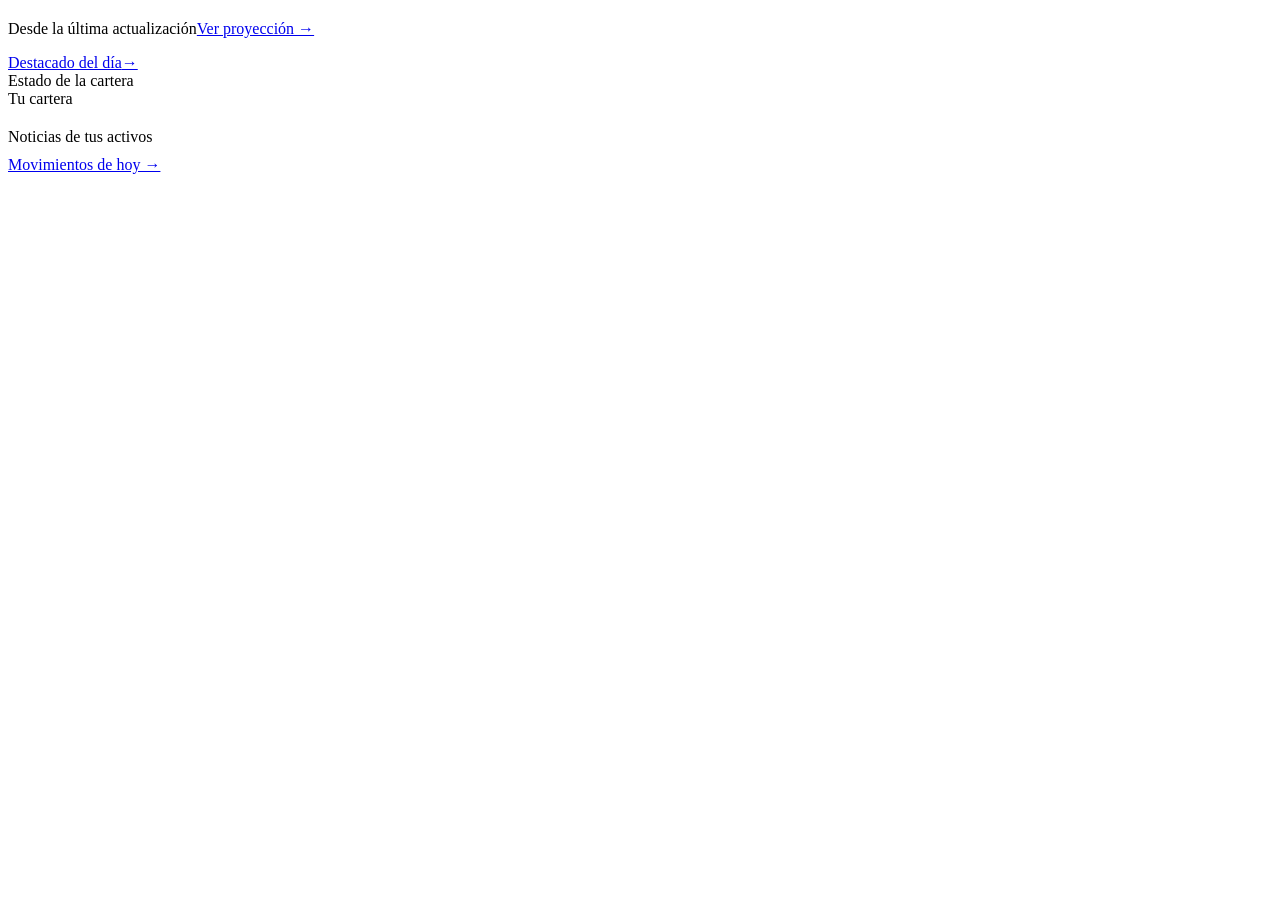
<file: src/shell.html>
<!doctype html>
<html lang="es"><head><meta charset="utf-8"><meta name="viewport" content="width=device-width,initial-scale=1">
<title>Mi cartera — panel</title>
<script>try{if(localStorage.getItem('carteraTheme')==='light')document.documentElement.dataset.theme='light'}catch(e){}</script>
<style>/*STYLE*/</style>
<link rel="preconnect" href="https://fonts.googleapis.com"><link rel="stylesheet" href="https://fonts.googleapis.com/css2?family=Inter:wght@400;500;600;700&family=JetBrains+Mono:wght@400;600;700&display=swap">
</head><body>
<aside class="rail" aria-label="Navegación"></aside>
<main>

<section class="view" id="v-dashboard">
 <div class="page-head"><div><h1 id="greet"></h1><p class="js-today"></p></div><div class="status" id="status"></div></div>
 <div id="kpiTop"></div>
 <div class="dash">
  <div class="dash-left">
   <div class="dash-r1">
    <div class="card"><div class="lbl-row"><span class="lbl">Desde la última actualización</span><a class="more" style="margin:0" href="#/proyeccion">Ver proyección →</a></div><p class="brief" id="brief"></p><div class="briefrow" id="briefRow"></div></div>
    <div class="card"><a class="lbl-row" href="#/daily"><span class="lbl gold">Destacado del día</span><span>→</span></a><div id="standMini"></div></div>
   </div>
   <div class="dash-r2">
    <div class="card"><span class="lbl">Estado de la cartera</span><div id="mood"></div><a class="more" href="#/portfolio" id="moodMore"></a></div>
    <div class="card"><span class="lbl">Tu cartera</span><div id="portCard" style="margin-top:20px"></div></div>
   </div>
   <div class="card" id="dcaCard"></div>
   <!--SEG:s-hoy-->
  </div>
  <div class="card newscard"><div class="ninner"><span class="lbl">Noticias de tus activos</span><div class="news" id="newsList" style="margin-top:10px"></div><a class="more" href="#/daily">Movimientos de hoy →</a></div></div>
 </div>
</section>

<section class="view" id="v-portfolio" hidden>
 <div class="page-head"><div><h1>Cartera</h1><p>Tus posiciones y su tendencia reciente.</p></div></div>
 <!--SEG:s-posiciones-->
 <!--SEG:s-reparto-->
</section>

<section class="view" id="v-daily" hidden>
 <div class="page-head"><div><h1>Edición diaria</h1><p class="js-today"></p></div></div>
 <div class="tabs" id="dailyTabs"></div>
 <div id="dailyBody"></div>
</section>

<section class="view" id="v-asset" hidden><div id="assetBody"></div></section>

<section class="view" id="v-proyeccion" hidden>
 <div class="page-head"><div><h1>Proyección</h1><p>Escenario a largo plazo con tus aportaciones.</p></div></div>
 <!--SEG:s-proyeccion-->
 <!--SEG:s-compuesto-->
</section>

<section class="view" id="v-extracto" hidden>
 <div class="page-head"><div><h1>Extracto eToro</h1><p>Movimientos, flujos mensuales y resultado.</p></div></div>
 <!--SEG:s-flujos-->
 <!--SEG:s-extracto-->
</section>

</main>
<div id="searchOverlay" hidden><div class="sbox" role="dialog" aria-label="Buscar"><div class="phead" id="palHead"><svg class="ico" viewBox="0 0 24 24" aria-hidden="true"><circle cx="11" cy="11" r="7"/><path d="m20 20-3.5-3.5"/></svg><input type="text" id="searchInput" placeholder="Buscar páginas, acciones y activos…" autocomplete="off" spellcheck="false" aria-label="Buscar"><button type="button" class="pesc" data-act="closeSearch" aria-label="Cerrar">Esc</button></div><div class="sres" id="searchRes"></div><div id="addForm" hidden></div></div></div>
<div id="addOverlay" hidden><div class="adlg" role="dialog" aria-label="Añadir activo">
 <div class="adhead"><h2>Añadir activo</h2><span class="muted" id="addCount"></span><button type="button" class="adx" data-act="addClose" aria-label="Cerrar">✕</button></div>
 <div id="addMain">
  <label class="adsearch"><svg class="ico" viewBox="0 0 24 24" aria-hidden="true"><circle cx="11" cy="11" r="7"/><path d="m20 20-3.5-3.5"/></svg><input type="text" id="addQ" placeholder="Ticker o empresa" autocomplete="off" spellcheck="false" aria-label="Buscar activo"></label>
  <p class="muted adhint">Busca cualquier acción, ETF, fondo, índice, cripto o divisa por ticker o por nombre, como <b>«VWCE»</b> o <b>«Nestlé»</b>.</p>
  <div id="addList"></div>
 </div>
 <div id="addForm2" hidden></div>
</div></div>
<script>/*JS*/</script></body></html>
</file>
